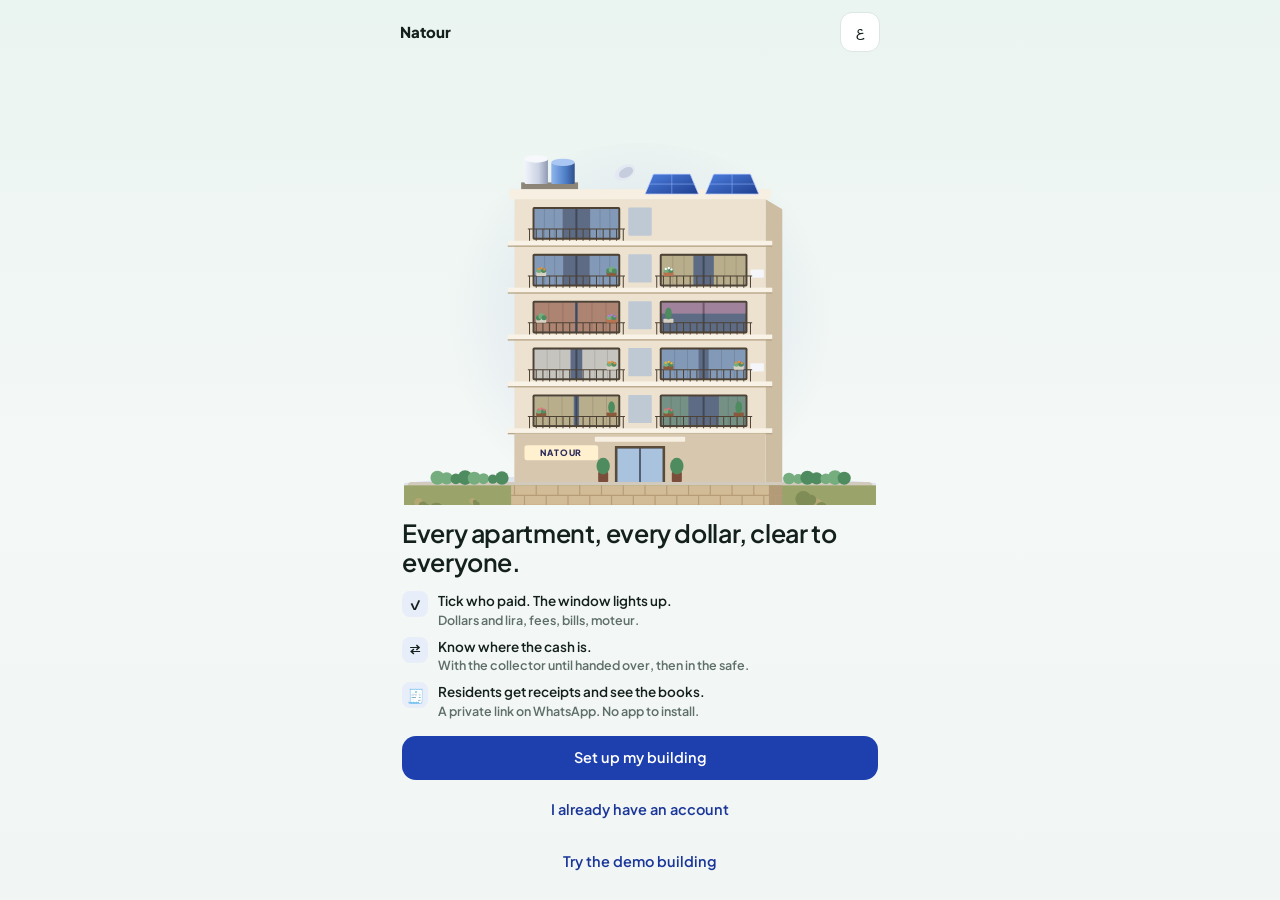
<file: index.html>
<!doctype html><html><head><meta charset="utf-8"><meta name="viewport" content="width=device-width,initial-scale=1"><title>Natour</title><meta http-equiv="refresh" content="0;url=v15/"><script>location.replace('v15/'+location.search+location.hash)</script></head><body><a href="v15/">Natour</a></body></html>
</file>
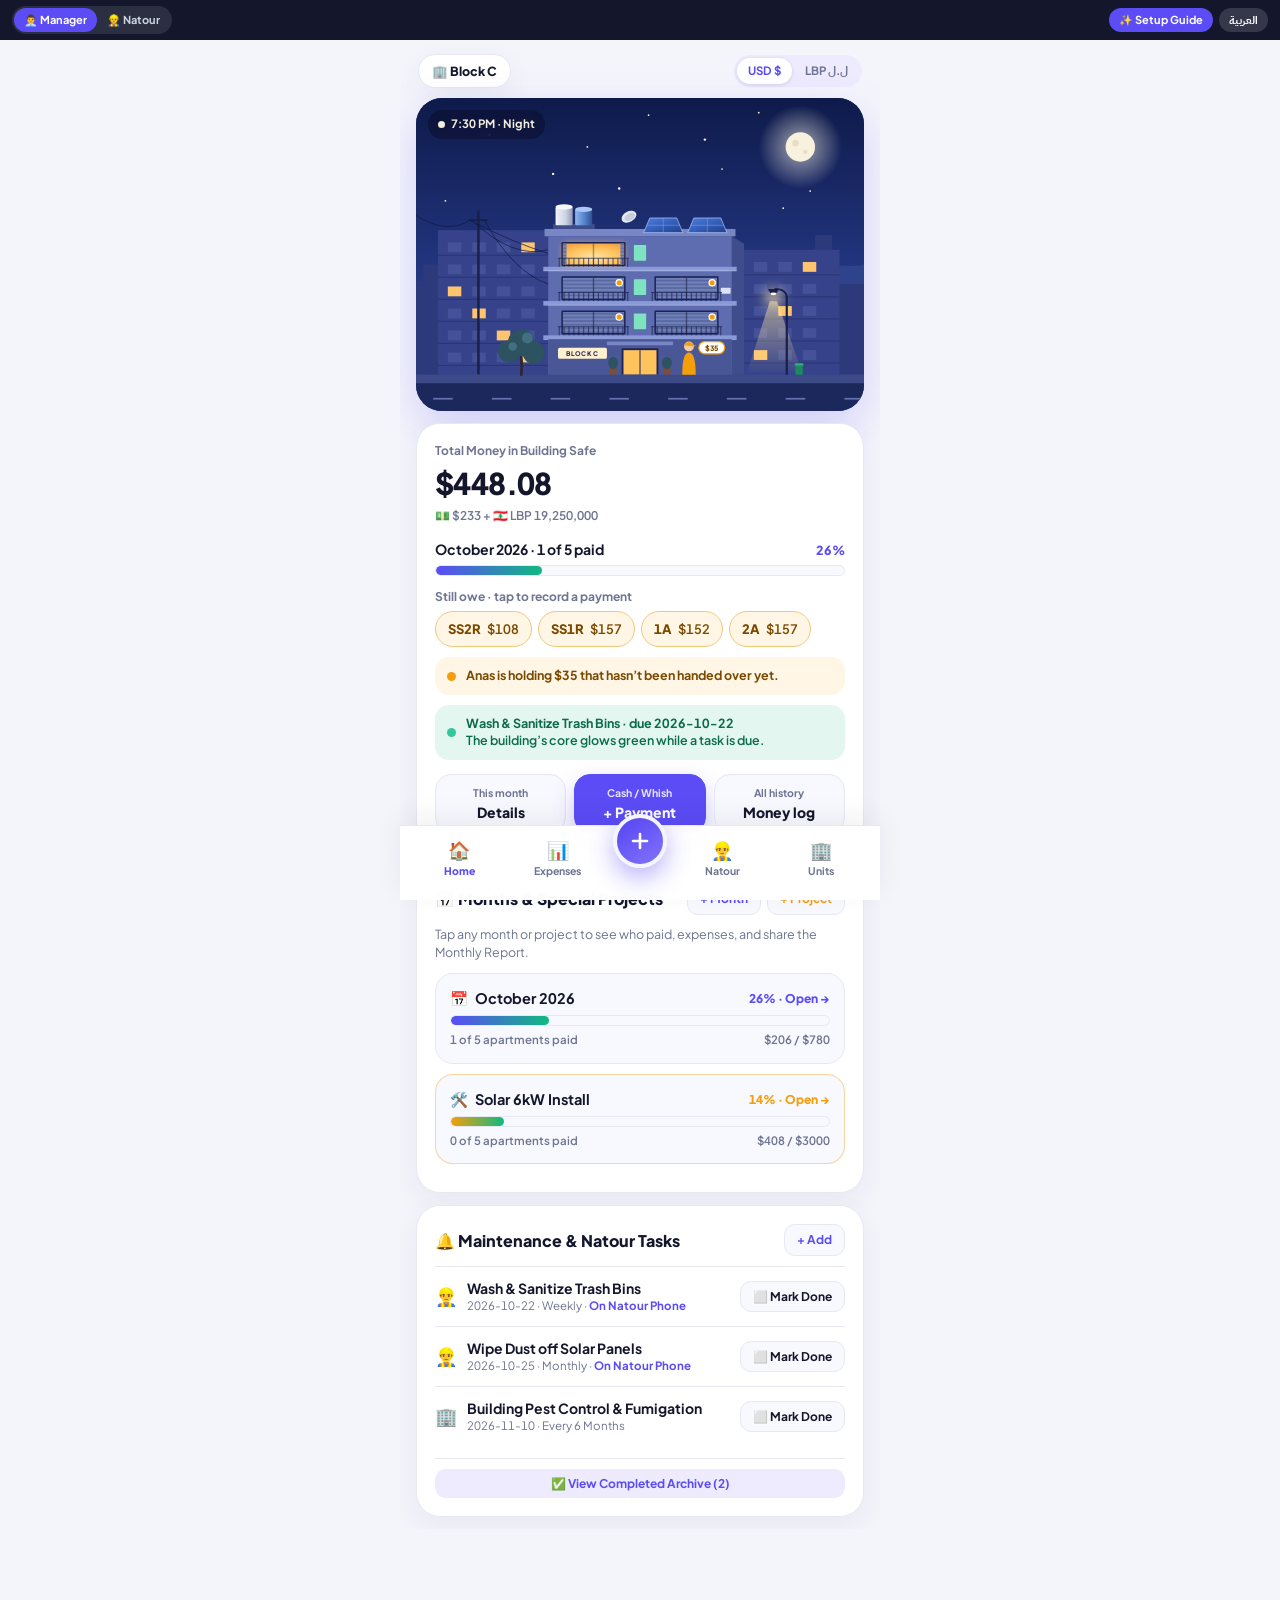
<file: old/index.html>
<!doctype html><html><head><meta charset=utf8><meta name=viewport content="width=device-width,initial-scale=1,viewport-fit=cover"><style>:root{color-scheme:light;box-sizing:border-box;padding-top:env(safe-area-inset-top,0px);padding-bottom:env(safe-area-inset-bottom,0px)}html{scroll-padding-top:env(safe-area-inset-top,0px)}body{margin:0;padding:0;font:14px -apple-system,BlinkMacSystemFont,sans-serif;background:#fff;color:#000}img{max-width:100%}[hidden]:not([hidden=until-found i]){display:none!important}</style></head><body>
<!doctype html>
<html lang="en" dir="ltr">
<head>
<meta charset="utf-8">
<meta name="viewport" content="width=device-width,initial-scale=1,maximum-scale=1,user-scalable=no,viewport-fit=cover">
<title>Binayati · بنايتي — V14.1 Smart Building Manager</title>
<link rel="preconnect" href="https://fonts.googleapis.com">
<link href="https://fonts.googleapis.com/css2?family=IBM+Plex+Sans+Arabic:wght@400;500;600;700&family=Plus+Jakarta+Sans:wght@500;600;700;800&display=swap" rel="stylesheet">
<style>
:root {
 --bg: #f4f5fb; --card: #ffffff; --card2: #f8f9fe; --ink: #14172c; --mut: #6e7491; --line: #e6e8f4;
 --soft: #eeebff; --acc: #5b4cf5; --acc2: #7c6ff9;
 --hero: linear-gradient(145deg, #5444f2 0%, #6e5ef7 55%, #8273fa 100%);
 --ok: #10b981; --okbg: rgba(16, 185, 129, 0.12); --warn: #f59e0b; --wbg: rgba(245, 158, 11, 0.12);
 --bad: #ef4444; --errbg: rgba(239, 68, 68, 0.11); --purp: #7c3aed; --purpbg: rgba(124, 58, 237, 0.11);
 --shadow: 0 10px 30px rgba(30, 26, 82, 0.06); --shadow-lg: 0 18px 45px rgba(91, 76, 245, 0.22);
}
* { box-sizing: border-box; -webkit-tap-highlight-color: transparent; }
body {
 margin: 0; background: var(--bg); color: var(--ink);
 font: 14.5px/1.45 "Plus Jakarta Sans", "IBM Plex Sans Arabic", system-ui, sans-serif;
 font-variant-numeric: tabular-nums; padding-bottom: 115px; overflow-x: hidden;
}
button, input, select, textarea { font: inherit; color: inherit; }
button { cursor: pointer; border: 0; border-radius: 14px; font-weight: 700; transition: all .16s ease; }
button:active { transform: scale(0.96); }

.sim-strip {
 background: #14172c; color: #ffffff; padding: 6px 12px; font-size: 12px;
 display: flex; align-items: center; justify-content: space-between; gap: 6px; position: relative; z-index: 100;
}
.sim-pills { display: flex; background: rgba(255,255,255,0.1); border-radius: 999px; padding: 2px; }
.sim-pills button { background: transparent; color: #cbd5e1; border-radius: 999px; padding: 4px 10px; font-size: 11px; }
.sim-pills button.on { background: var(--acc); color: #fff; }
.sim-right { display: flex; gap: 6px; }
.sim-right button { background: rgba(255,255,255,0.14); color: #fff; border-radius: 999px; padding: 4px 10px; font-size: 11px; }

.shell { max-width: 480px; margin: 0 auto; overflow-x: hidden; }

.indigo-hero {
 background: var(--hero); color: #ffffff; padding: 16px 18px 26px; border-radius: 0 0 32px 32px;
 box-shadow: var(--shadow-lg); margin-bottom: 14px; position: relative;
}
.hero-top { display: flex; align-items: center; justify-content: space-between; gap: 8px; margin-bottom: 14px; }
.hero-pill {
 background: rgba(255,255,255,0.18); backdrop-filter: blur(8px); color: #fff; padding: 6px 13px;
 border-radius: 999px; font-size: 12px; font-weight: 700; display: inline-flex; align-items: center; gap: 6px;
}
/* ---- Living building hero (Home) ---- */
.home-top { display: flex; align-items: center; justify-content: space-between; gap: 8px; padding: 14px 18px 10px; }
.home-pill { background: var(--card); border: 1px solid var(--line); color: var(--ink); padding: 7px 13px; border-radius: 999px; font-size: 12.5px; font-weight: 800; display: inline-flex; align-items: center; gap: 6px; box-shadow: var(--shadow); }
.home-cur-toggle { display: inline-flex; background: var(--soft); padding: 3px; border-radius: 999px; gap: 2px; }
.home-cur-toggle button { background: transparent; color: var(--mut); padding: 5px 11px; font-size: 11.5px; border-radius: 999px; }
.home-cur-toggle button.on { background: var(--card); color: var(--acc); box-shadow: 0 1px 4px rgba(20,23,44,.12); }
.bh { position: relative; margin: 0 16px 12px; border-radius: 26px; overflow: hidden; aspect-ratio: 366 / 256; box-shadow: var(--shadow-lg); background: var(--sky2); }
.bh svg.bh-art { display: block; width: 100%; height: 100%; }
.bh-chip { position: absolute; left: 12px; top: 12px; display: flex; align-items: center; gap: 6px; padding: 6px 10px; border-radius: 999px; font-size: 11.5px; font-weight: 700; backdrop-filter: blur(6px); -webkit-backdrop-filter: blur(6px); }
.bh-chip i { width: 7px; height: 7px; border-radius: 50%; display: block; }
.bh.day .bh-chip { background: rgba(255,255,255,.82); color: #14172C; }
.bh.dusk .bh-chip, .bh.night .bh-chip { background: rgba(10,12,40,.5); color: #F3EEDC; }
.bh.day .bh-chip i { background: #F5A524; } .bh.dusk .bh-chip i { background: #FF9A6C; } .bh.night .bh-chip i { background: #F3EEDC; }
.bh.day { --sky1:#3FA9F5; --sky2:#8FD3FF; --sky3:#FFF1DC; --sun:#FFF4CF; --cloud:rgba(255,255,255,.88); --mount:#B4C6DA; --far:#C3D0E0; --neigh:#DDD1C1; --nline:#CABEAC; --nw:#8FA5BD; --nwlit:#8FA5BD; --facade:#ECE2CF; --shade:#CDBDA2; --parapet:#F6EFE2; --slab:#F8F2E7; --slabEdge:#B9A688; --lobby:#D6C7AE; --doorFrame:#5A4A38; --doorGlass:#A9C3DE; --side:#D2CBBD; --street:#8F8B98; --lane:#EDEAE2; --pole:#56515E; --wire:#3B3A44; --rail:#4E4234; --trunk:#6A5442; --leaf:#4E8B5F; --leaf2:#76AD7F; --tankBase:#8D8577; --ac:#F4F6FA; --core:#BFC9D3; --sh:#7E9E86; --sl:#5F7F68; --w1:#FCE7B8; --w2:#F2C077; --w3:#EDB566; --glassOff:#4A5A75; --bulb:#E5E2D8; }
.bh.dusk { --sky1:#3B6FD8; --sky2:#F59FB5; --sky3:#FFD49A; --sun:#FFB36B; --cloud:rgba(255,228,218,.8); --mount:#9AA6DD; --far:#AEB3E2; --neigh:#C4BCDF; --nline:#B0A8D0; --nw:#8A90C2; --nwlit:#FFC56E; --facade:#F3DFCB; --shade:#CCB2A8; --parapet:#FCEDE0; --slab:#FFF4EA; --slabEdge:#BC9E93; --lobby:#DCC3B2; --doorFrame:#5A4440; --doorGlass:#FFC35E; --side:#CDBDCB; --street:#76729A; --lane:#EAE4F3; --pole:#4A4266; --wire:#3A3256; --rail:#4A3A3E; --trunk:#5E4A40; --leaf:#4C7A62; --leaf2:#6E9E7E; --tankBase:#8A7E8E; --ac:#F4F2F8; --core:#BCB8DA; --sh:#7E9E86; --sl:#5F7F68; --w1:#FFE6A6; --w2:#FFC35E; --w3:#F0A040; --glassOff:#5B6386; --bulb:#FFF4D6; }
.bh.night { --sky1:#0E1A4A; --sky2:#22357F; --sky3:#4262B4; --sun:#F7F1DE; --cloud:transparent; --mount:#2F428C; --far:#2C3A7C; --neigh:#36438A; --nline:#2B3775; --nw:#45529A; --nwlit:#FFC56E; --facade:#5E6DB0; --shade:#404D8C; --parapet:#7886C6; --slab:#8A99D8; --slabEdge:#B3BEEE; --lobby:#4A5796; --doorFrame:#1C2350; --doorGlass:#FFC35E; --side:#3D4A88; --street:#1C275C; --lane:#6572AE; --pole:#18204A; --wire:#121A40; --rail:#1A2150; --trunk:#2E2630; --leaf:#2D5260; --leaf2:#427080; --tankBase:#404D8C; --ac:#DCE2F4; --core:#5463A8; --sh:#7080B8; --sl:#5A6AA2; --w1:#FFE6A6; --w2:#FFC35E; --w3:#F0A040; --glassOff:#2C3774; --bulb:#FFF8E2; }
.bh.eve { --sky1:#1E2160; --sky2:#5B4E8E; --sky3:#C97E8A; --sun:#FF9A7A; --cloud:rgba(255,190,190,.35); --mount:#4A4688; --far:#4F4888; --neigh:#4A4277; --nline:#3F386A; --nw:#3A3566; --nwlit:#F0B05A; --facade:#8E7E9E; --shade:#5E5276; --parapet:#A595B2; --slab:#B3A3BE; --slabEdge:#6E6290; --lobby:#6E5F86; --doorFrame:#2E2448; --doorGlass:#FFC35E; --side:#5E5486; --street:#34305A; --lane:#8C84B0; --pole:#241F3E; --wire:#1A1530; --rail:#22193A; --trunk:#3A2E30; --leaf:#2A4448; --leaf2:#3B5C5E; --tankBase:#4A4266; --ac:#D4D2E2; --core:#62598E; --sh:#556A62; --sl:#43554D; --w1:#FFE6A6; --w2:#FFC35E; --w3:#E38A36; --glassOff:#2C2E58; --bulb:#FFF4D6; }
.bh.eve .bh-chip { background: rgba(10,12,40,.5); color: #F3EEDC; }
.bh.eve .bh-moon { display: none; }
.bh.eve .bh-star { opacity: .6; }
.bh.eve .bh-lampglow { opacity: .9; }
.bh.bh-ob { margin: 0 0 14px; border-radius: 22px; box-shadow: 0 10px 28px rgba(20,23,44,.18); }
.bh-stream { fill: none; stroke-width: 2.4; stroke-linecap: round; stroke-dasharray: 3 6; animation: bhDash 1s linear infinite; }
.bh-drop { fill: #3B9EFF; opacity: 0; }
.bh.drops .bh-drop { animation: bhDrop 1.8s ease-in infinite; }
.bh-burst { transform-box: fill-box; transform-origin: center; animation: bhBurst 3.6s ease-out infinite both; }
.bh-pop { animation: bhPop .5s cubic-bezier(.2,.8,.2,1.3) both; transform-box: fill-box; transform-origin: center bottom; }
@keyframes bhDash { to { stroke-dashoffset: -18; } }
@keyframes bhDrop { 0% { transform: translateY(-14px); opacity: 0; } 25% { opacity: 1; } 75% { transform: translateY(0); opacity: 1; } 100% { transform: translateY(2px); opacity: 0; } }
@keyframes bhBurst { 0% { transform: scale(.15); opacity: 0; } 8% { opacity: 1; } 55% { transform: scale(1); opacity: .9; } 80%, 100% { transform: scale(1.12); opacity: 0; } }
@keyframes bhPop { from { transform: scale(.3); opacity: 0; } to { transform: scale(1); opacity: 1; } }
.bh-mount{fill:var(--mount)} .bh-far{fill:var(--far)} .bh-neigh{fill:var(--neigh)} .bh-nline{fill:var(--nline)} .bh-nw{fill:var(--nw)} .bh-nw.lit{fill:var(--nwlit)}
.bh-facade{fill:var(--facade)} .bh-shade{fill:var(--shade)} .bh-parapet{fill:var(--parapet)} .bh-slab{fill:var(--slab)} .bh-slabEdge{fill:var(--slabEdge)}
.bh-lobby{fill:var(--lobby)} .bh-doorFrame{fill:var(--doorFrame)} .bh-doorGlass{fill:var(--doorGlass)} .bh-side{fill:var(--side)} .bh-street{fill:var(--street)} .bh-lane{fill:var(--lane)}
.bh-pole{fill:var(--pole)} .bh-wire{fill:none;stroke:var(--wire);stroke-width:.6;stroke-linecap:round} .bh-rail{fill:none;stroke:var(--rail)}
.bh-trunk{fill:none;stroke:var(--trunk);stroke-width:2.2;stroke-linecap:round} .bh-leaf{fill:var(--leaf)} .bh-leaf2{fill:var(--leaf2)}
.bh-tankBase{fill:var(--tankBase)} .bh-ac{fill:var(--ac)} .bh-bulb{fill:var(--bulb)} .bh-cloud{fill:var(--cloud)}
.bh-core{fill:var(--core)} .bh.elev .bh-core{fill:#7FE3C2;animation:bhCore 2.2s ease-in-out infinite}
.bh-glassOff{fill:var(--glassOff)} .bh-mull{fill:rgba(0,0,0,.32)}
.bh-win{cursor:pointer;outline:none}
.bh-win:focus-visible .bh-frame{stroke:#FFFFFF;stroke-width:1.4}
.bh-dot{fill:#F59E0B;stroke:#FFFFFF;stroke-width:1;transform-box:fill-box;transform-origin:center;animation:bhPulse 1.8s ease-in-out infinite}
.bh.day .bh-halo{display:none}
.bh.day .bh-lampglow{opacity:0} .bh.dusk .bh-lampglow{opacity:.7}
.bh.day .bh-moon, .bh.dusk .bh-moon, .bh.day .bh-star{display:none}
.bh.dusk .bh-star{opacity:.35}
.bh.night .bh-sun, .bh.night .bh-cloud{display:none}
.bh-star{fill:#FFF6DA;animation:bhTw 3s ease-in-out infinite}
.bh-cloud{animation:bhDrift 16s ease-in-out infinite alternate}
.bh-bob{animation:bhBob 2.4s ease-in-out infinite}
@keyframes bhCore{0%,100%{opacity:.6}50%{opacity:1}}
@keyframes bhPulse{0%,100%{transform:scale(1)}50%{transform:scale(1.35)}}
@keyframes bhTw{0%,100%{opacity:.25}50%{opacity:1}}
@keyframes bhDrift{from{transform:translateX(0)}to{transform:translateX(16px)}}
@keyframes bhBob{0%,100%{transform:translateY(0)}50%{transform:translateY(-2.5px)}}
@media (prefers-reduced-motion: reduce){.bh *{animation:none!important}}
/* Onboarding studio (building only), reveal + confetti */
.bh.studio { --w1:#FFE6A6; --w2:#FFC35E; --w3:#F0A040; --glassOff:#5D6B85; }
.bh.studio .bh-halo { display: inline; }
.bh.bh-bare { aspect-ratio: auto; width: 100%; height: 100%; margin: 0; border-radius: 0; box-shadow: none; background: transparent; overflow: visible; }
.bh.nopop .bh-pop { animation: none; }
.bh.reveal { background: transparent; }
.bh.reveal .bh-bg { animation: bhReveal 1.8s ease .35s both; }
.bh.reveal .bh-chip { animation: bhReveal .8s ease 1.6s both; }
@keyframes bhReveal { from { opacity: 0; } to { opacity: 1; } }
.cf-layer { position: fixed; inset: 0; pointer-events: none; z-index: 400; overflow: hidden; }
.cf-layer i { position: absolute; top: -24px; width: 8px; height: 13px; border-radius: 2px; animation-name: cfFall; animation-timing-function: cubic-bezier(.25,.6,.4,1); animation-fill-mode: forwards; }
@keyframes cfFall { to { transform: translateY(112vh) rotate(560deg); } }

#onboard-modal { padding: 0; background: linear-gradient(180deg, #EEF0FF 0%, #F7F5FF 45%, #FFFFFF 100%); backdrop-filter: none; -webkit-backdrop-filter: none; }
#onboard-content { width: 100%; max-width: 480px; height: 100%; max-height: none; border: 0; border-radius: 0; box-shadow: none; padding: 0; background: transparent; overflow: hidden; }
.ob-screen { height: 100%; display: flex; flex-direction: column; }
.ob-top { display: flex; justify-content: space-between; align-items: center; padding: calc(12px + env(safe-area-inset-top)) 20px 4px; }
.ob-progress { display: flex; gap: 4px; padding: 8px 20px 0; }
.ob-progress i { flex: 1; height: 5px; border-radius: 999px; background: #DDD9F0; transition: background .3s; }
.ob-progress i.on { background: var(--acc); }
.ob-stage { position: relative; flex: 0 0 auto; height: clamp(110px, calc(100vh - 560px), 250px); height: clamp(110px, calc(100dvh - 560px), 250px); padding: 8px 14px 0; display: flex; justify-content: center; }
.ob-stage::before { content: ""; position: absolute; left: 50%; bottom: 4%; width: 82%; height: 86%; transform: translateX(-50%); border-radius: 50%; background: radial-gradient(circle, rgba(124,111,249,.18) 0%, rgba(124,111,249,0) 70%); }
.ob-body { flex: 1 1 auto; min-height: 0; overflow-y: auto; padding: 10px 20px 4px; display: flex; flex-direction: column; gap: 8px; }
.ob-title { margin: 0; font-size: 23px; line-height: 1.15; font-weight: 800; color: var(--ink); }
.ob-sub { margin: 0 0 2px; font-size: 13.5px; line-height: 1.45; color: var(--mut); }
.ob-foot { flex: 0 0 auto; display: flex; gap: 10px; padding: 10px 20px calc(14px + env(safe-area-inset-bottom)); }
.ob-back { height: 52px; padding: 0 18px; border-radius: 16px; border: 1.5px solid var(--line); background: var(--card); color: var(--ink); font-weight: 700; font-size: 15px; }
.ob-next { flex: 1; height: 52px; border-radius: 16px; background: var(--acc); color: #FFFFFF; font-weight: 800; font-size: 16px; box-shadow: 0 8px 20px rgba(91,76,245,.3); }
.ob-next.green { background: #0E7C55; box-shadow: 0 8px 20px rgba(14,124,85,.28); }
.ob-card { display: flex; align-items: center; gap: 12px; width: 100%; padding: 11px 14px; border-radius: 18px; border: 1.5px solid var(--line); background: var(--card); text-align: start; color: var(--ink); }
.ob-card.on { border-color: var(--acc); background: var(--soft); }
.ob-card .ic { flex: none; width: 40px; height: 40px; border-radius: 12px; background: var(--soft); display: grid; place-items: center; font-size: 20px; }
.ob-card.on .ic { background: #FFFFFF; }
.ob-card b { display: block; font-size: 14.5px; }
.ob-card small { display: block; font-size: 12px; color: var(--mut); margin-top: 2px; line-height: 1.35; font-weight: 500; }
.ob-row { display: flex; align-items: center; justify-content: space-between; gap: 12px; width: 100%; padding: 10px 14px; border-radius: 16px; background: var(--card); border: 1px solid var(--line); text-align: start; color: var(--ink); }
.ob-row b { font-size: 14px; display: block; }
.ob-row small { display: block; font-size: 12px; color: var(--mut); font-weight: 500; margin-top: 1px; }
.ob-stepper { display: flex; align-items: center; gap: 8px; flex: none; }
.ob-stepper button { width: 40px; height: 40px; border-radius: 12px; border: 1.5px solid var(--line); background: var(--card2); font-size: 20px; font-weight: 700; color: var(--ink); }
.ob-stepper span { min-width: 44px; text-align: center; font-size: 17px; font-weight: 800; }
.ob-sw { flex: none; position: relative; width: 46px; height: 28px; border-radius: 14px; background: #CFCCDD; transition: background .2s; }
.ob-sw::after { content: ""; position: absolute; left: 3px; top: 3px; width: 22px; height: 22px; border-radius: 11px; background: #FFFFFF; box-shadow: 0 1px 3px rgba(0,0,0,.2); transition: transform .2s; }
.ob-sw.on { background: var(--acc); }
.ob-sw.on::after { transform: translateX(18px); }
.ob-pills { display: flex; flex-wrap: wrap; gap: 6px; }
.ob-pill { padding: 7px 11px; border-radius: 999px; border: 1.5px solid var(--line); background: var(--card); font-size: 12.5px; font-weight: 700; color: var(--ink); }
.ob-pill.on { background: var(--acc); border-color: var(--acc); color: #FFFFFF; }
.ob-badge { font-size: 10.5px; font-weight: 800; padding: 2px 7px; border-radius: 999px; margin-inline-start: 6px; vertical-align: 1px; }
.ob-badge.nat { background: #FFF3DC; color: #8A5300; }
.ob-badge.you { background: var(--soft); color: var(--acc); }
.ob-lbl { font-size: 12px; font-weight: 700; color: var(--mut); display: block; margin-bottom: 4px; }
.ob-note { font-size: 12.5px; font-weight: 700; padding: 9px 12px; border-radius: 12px; background: var(--soft); color: var(--acc); line-height: 1.4; }
.ob-recap { display: flex; flex-direction: column; gap: 6px; padding: 12px 14px; border-radius: 16px; background: var(--card); border: 1px solid var(--line); font-size: 13px; }
.ob-recap div { display: flex; justify-content: space-between; gap: 10px; }
.ob-recap span { color: var(--mut); font-weight: 600; }
.safe-lbl { font-size: 12px; font-weight: 700; color: var(--mut); }
.safe-num { font-size: 30px; font-weight: 800; letter-spacing: -0.02em; margin: 2px 0 2px; color: var(--ink); }
.owe-chip { min-height: 36px; padding: 0 12px; border-radius: 999px; border: 1.5px solid #F2C77E; background: #FFF6E6; color: #7A4A00; font-weight: 800; font-size: 13px; display: inline-flex; align-items: center; gap: 6px; }
.owe-chip span { font-weight: 600; }
.qa-row { display: grid; grid-template-columns: repeat(3, minmax(0, 1fr)); gap: 8px; margin-top: 14px; }
.qa { background: var(--card2); border: 1px solid var(--line); color: var(--ink); border-radius: 16px; padding: 10px 6px; display: flex; flex-direction: column; align-items: center; gap: 2px; text-align: center; }
.qa span { font-size: 10.5px; color: var(--mut); font-weight: 700; }
.qa b { font-size: 14px; font-weight: 800; }
.qa.cta { background: var(--acc); border-color: var(--acc); color: #FFFFFF; box-shadow: 0 8px 20px rgba(91,76,245,.3); }
.qa.cta span { color: rgba(255,255,255,.85); }
.home-note { display: flex; align-items: center; gap: 10px; padding: 10px 12px; border-radius: 14px; font-size: 12.5px; font-weight: 700; line-height: 1.4; margin-top: 10px; }
.home-note i { flex: none; width: 9px; height: 9px; border-radius: 50%; display: block; }
.hero-center { text-align: center; margin: 6px 0 16px; }
.hero-center .lbl { font-size: 12.5px; opacity: 0.85; font-weight: 600; }
.hero-center .big-num { font-size: 38px; font-weight: 800; letter-spacing: -0.02em; margin: 2px 0 4px; }
.hero-center .sub-lbl { font-size: 12px; opacity: 0.82; font-weight: 600; }
.hero-cur-toggle { display: inline-flex; background: rgba(0,0,0,0.18); padding: 3px; border-radius: 999px; gap: 2px; }
.hero-cur-toggle button { background: transparent; color: rgba(255,255,255,0.75); padding: 4px 11px; font-size: 11px; border-radius: 999px; }
.hero-cur-toggle button.on { background: #ffffff; color: var(--acc); }
.hero-stats-grid {
 display: grid; grid-template-columns: repeat(3, 1fr); gap: 8px;
 background: rgba(255,255,255,0.13); border: 1px solid rgba(255,255,255,0.2);
 border-radius: 20px; padding: 12px 10px; text-align: center; backdrop-filter: blur(8px);
}
.hero-stats-grid .stat-tile {
 display: block; width: 100%; background: transparent; padding: 0; border-radius: 14px; color: inherit;
}
.hero-stats-grid .stat-tile span { display: block; font-size: 10.5px; opacity: 0.82; font-weight: 600; }
.hero-stats-grid .stat-tile b { display: block; font-size: 15px; font-weight: 800; margin-top: 2px; }
.hero-stats-grid .stat-tile small { display: block; font-size: 10px; opacity: 0.78; margin-top: 1px; }
.hero-stats-grid .stat-cta {
 background: #ffffff; padding: 8px 4px; box-shadow: 0 6px 16px rgba(20,23,44,0.22);
}
.hero-stats-grid .stat-cta span { color: var(--acc); opacity: 0.72; }
.hero-stats-grid .stat-cta b { color: var(--acc); }
.hero-stats-grid .stat-cta small { color: var(--acc); opacity: 0.65; }

header.top-bar { padding: 12px 18px 8px; display: flex; align-items: center; justify-content: space-between; gap: 8px; }
.header-lead { display: flex; align-items: center; gap: 10px; min-width: 0; flex: 1; }
.btn-back-lead {
 width: 36px; height: 36px; border-radius: 50%; background: var(--card); border: 1px solid var(--line);
 display: grid; place-items: center; font-size: 20px; line-height: 1; color: var(--acc); flex: none; box-shadow: var(--shadow);
}
.top-brand { font-size: 11px; font-weight: 800; color: var(--acc); letter-spacing: .06em; text-transform: uppercase; }
.top-title { font-size: 20px; font-weight: 800; margin: 0; white-space: nowrap; overflow: hidden; text-overflow: ellipsis; }
.role-badge { background: var(--soft); color: var(--acc); padding: 6px 12px; border-radius: 999px; font-size: 11.5px; font-weight: 800; white-space: nowrap; flex: none; }

.card {
 background: var(--card); border: 1px solid var(--line); border-radius: 24px;
 padding: 18px; margin: 12px 16px; box-shadow: var(--shadow); position: relative; max-width: 100%;
}
.card-h { display: flex; justify-content: space-between; align-items: center; gap: 8px; margin-bottom: 10px; flex-wrap: wrap; }
.card-h h2 { margin: 0; font-size: 16px; font-weight: 800; color: var(--ink); min-width: 0; flex: 1; }
.subtext { color: var(--mut); font-size: 12.5px; margin: 0 0 12px; line-height: 1.45; }
.drawer-row { display: grid; grid-template-columns: 1fr 1fr; gap: 10px; }
.drawer-box { background: var(--card2); border: 1px solid var(--line); border-radius: 18px; padding: 12px 14px; min-width: 0; }
.drawer-box span { display: block; font-size: 11px; font-weight: 700; color: var(--mut); }
.drawer-box b { display: block; font-size: 16px; font-weight: 800; margin-top: 3px; color: var(--ink); }
.drawer-box small { display: block; font-size: 11px; color: var(--mut); font-weight: 600; margin-top: 2px; }

.month-pills { display: flex; gap: 7px; overflow-x: auto; scrollbar-width: none; padding: 4px 16px 8px; }
.month-pills::-webkit-scrollbar { display: none; }
.mpill {
 background: var(--card); border: 1px solid var(--line); color: var(--mut);
 padding: 7px 14px; border-radius: 999px; font-size: 12.5px; font-weight: 700; white-space: nowrap;
 display: inline-flex; align-items: center; gap: 5px; box-shadow: 0 2px 6px rgba(0,0,0,0.02);
}
.mpill.on { background: var(--acc); color: #ffffff; border-color: var(--acc); }
.mpill.proj { border-color: rgba(245,158,11,.45); }
.mpill.proj.on { background: var(--warn); color: #ffffff; border-color: var(--warn); }

.seg-bar {
 display: grid; grid-template-columns: repeat(3, 1fr); gap: 6px;
 background: var(--card2); padding: 4px; border-radius: 14px; border: 1px solid var(--line); margin-bottom: 12px;
}
.seg-bar button { background: transparent; color: var(--mut); padding: 8px 4px; font-size: 12px; border-radius: 10px; text-align: center; white-space: nowrap; overflow: hidden; text-overflow: ellipsis; }
.seg-bar button.on { background: var(--card); color: var(--acc); box-shadow: 0 2px 8px rgba(0,0,0,0.06); }

.prog-wrap { margin: 8px 0 14px; }
.prog-top { display: flex; justify-content: space-between; align-items: baseline; margin-bottom: 7px; gap: 8px; flex-wrap: wrap; }
.prog-top b { font-size: 19px; font-weight: 800; }
.prog-top span { font-size: 12.5px; font-weight: 800; color: var(--acc); }
.prog-track { height: 11px; width: 100%; background: var(--card2); border: 1px solid var(--line); border-radius: 999px; overflow: hidden; }
.prog-fill { height: 100%; border-radius: 999px; background: linear-gradient(90deg, var(--acc), var(--ok)); transition: width .35s cubic-bezier(.4,0,.2,1); }
.prog-fill.proj { background: linear-gradient(90deg, var(--warn), var(--ok)); }

.ledger-strip {
 display: grid; grid-template-columns: repeat(3, 1fr); gap: 8px; margin-top: 10px; padding: 11px;
 background: var(--card2); border: 1px solid var(--line); border-radius: 16px; text-align: center;
}
.ledger-strip div span { display: block; font-size: 10.5px; font-weight: 700; color: var(--mut); }
.ledger-strip div b { font-size: 14px; font-weight: 800; margin-top: 2px; display: block; }

.chart-wrap { position: relative; display: flex; flex-direction: column; align-items: center; justify-content: center; margin: 8px 0 14px; }
.donut-center { position: absolute; inset: 0; display: flex; flex-direction: column; align-items: center; justify-content: center; pointer-events: none; text-align: center; }
.donut-center b { font-size: 20px; font-weight: 800; }
.donut-center span { font-size: 11.5px; color: var(--mut); font-weight: 600; }

.corner-wrap { position: relative; flex: none; }
.dots-btn {
 width: 34px; height: 34px; border-radius: 10px; background: var(--card2); border: 1px solid var(--line);
 color: var(--ink); font-size: 18px; display: grid; place-items: center; line-height: 1;
}
.corner-menu {
 position: absolute; top: 40px; inset-inline-end: 0; min-width: 215px; background: var(--card);
 border: 1px solid var(--line); border-radius: 18px; padding: 6px; box-shadow: 0 14px 35px rgba(20,23,44,0.16); z-index: 120;
}
.corner-menu button {
 width: 100%; background: transparent; color: var(--ink); padding: 9px 12px; border-radius: 10px;
 font-size: 12.5px; font-weight: 700; text-align: start; display: flex; align-items: center; gap: 8px;
}
.corner-menu button:hover { background: var(--card2); }
.corner-menu button.danger { color: var(--bad); }

.list-row { display: flex; align-items: center; justify-content: space-between; gap: 10px; padding: 11px 0; border-top: 1px solid var(--line); }
.list-row:first-of-type { border-top: 0; }
.list-row.clickable { cursor: pointer; border-radius: 12px; padding-inline: 6px; margin-inline: -6px; transition: background .15s; }
.list-row.clickable:hover, .list-row.selected-cat { background: var(--soft); }
.list-left { display: flex; align-items: center; gap: 10px; min-width: 0; flex: 1; }
.single-line-name { white-space: nowrap; overflow: hidden; text-overflow: ellipsis; font-weight: 700; font-size: 14px; display: block; }
.status-stack { display: flex; flex-direction: column; align-items: flex-end; text-align: end; flex: none; line-height: 1.3; }
.status-stack .st-paid { font-size: 12.5px; font-weight: 800; color: var(--ok); }
.status-stack .st-owed { font-size: 12px; font-weight: 800; color: var(--bad); margin-top: 2px; }
.status-stack .st-zero { font-size: 11px; font-weight: 600; color: var(--mut); }
.split-drawer {
 background: var(--card2); border: 1px dashed var(--line); border-radius: 12px; padding: 8px 11px; margin-top: 7px;
 font-size: 11.5px; font-weight: 700; display: flex; justify-content: space-between; align-items: center; flex-wrap: wrap; gap: 6px;
}
.badge-code { background: var(--soft); color: var(--acc); font-weight: 800; font-size: 12px; padding: 5px 9px; border-radius: 10px; flex: none; }
.badge-lang { background: var(--soft); color: var(--acc); font-size: 10.5px; font-weight: 800; padding: 2px 7px; border-radius: 6px; margin-inline-start: 6px; display: inline-block; }
.badge-pay { font-size: 10px; font-weight: 800; padding: 2px 7px; border-radius: 6px; text-transform: uppercase; }
.badge-pay.mgr { background: var(--purpbg); color: var(--purp); }
.badge-pay.cash { background: var(--okbg); color: var(--ok); }
.btn-edit {
 background: var(--card2); border: 1px solid var(--line); color: var(--ink); padding: 6px 12px;
 border-radius: 11px; font-size: 12px; display: inline-flex; align-items: center; gap: 4px; flex: none;
}
.cat-ico { width: 38px; height: 38px; border-radius: 12px; display: grid; place-items: center; font-size: 18px; flex: none; }
.cat-mid { flex: 1; min-width: 0; }
.cat-top { display: flex; justify-content: space-between; align-items: baseline; margin-bottom: 4px; }
.cat-top b { font-size: 14px; font-weight: 700; }
.cat-top span { font-size: 13.5px; font-weight: 800; }
.cat-bar { height: 6px; background: var(--card2); border-radius: 999px; overflow: hidden; }
.cat-bar i { display: block; height: 100%; border-radius: 999px; }

.wa-textarea {
 width: 100%; min-height: 150px; resize: vertical; line-height: 1.5; background: var(--card2);
 border: 1.5px solid var(--line); border-radius: 14px; padding: 11px 13px; font-size: 13px; font-weight: 600;
}
.wa-textarea.expanded { min-height: 240px; }
.wa-preview-box { background: #e5ddd5; border: 1px solid #d4ccc3; border-radius: 18px; padding: 12px; margin-top: 10px; max-width: 100%; overflow: hidden; }
.wa-bubble {
 background: #dcf8c6; color: #111b21; border-radius: 14px 14px 4px 14px; padding: 12px 14px; font-size: 13px;
 line-height: 1.5; white-space: pre-wrap; overflow-wrap: break-word; word-break: break-word; max-width: 100%; box-shadow: 0 2px 5px rgba(0,0,0,0.08);
}
.wa-bubble strong { font-weight: 800; color: #000000; }

nav.bottom-dock {
 position: fixed; bottom: 0; left: 50%; transform: translateX(-50%); width: 100%; max-width: 480px;
 background: rgba(255,255,255,0.96); backdrop-filter: blur(16px); -webkit-backdrop-filter: blur(16px);
 border-top: 1px solid var(--line); padding: 6px 10px 14px; display: flex; justify-content: space-around; align-items: center;
 z-index: 90; box-shadow: 0 -8px 28px rgba(20,23,44,0.06);
}
nav.bottom-dock button.nav-tab {
 flex: 1; background: transparent; color: var(--mut); border-radius: 14px; padding: 6px 4px;
 display: flex; flex-direction: column; align-items: center; gap: 3px; font-size: 10.5px; font-weight: 700;
}
nav.bottom-dock button.nav-tab .ico { font-size: 18px; line-height: 1.1; }
nav.bottom-dock button.nav-tab.on { color: var(--acc); font-weight: 800; }
.dock-plus-wrap { position: relative; top: -18px; flex: none; padding: 0 6px; }
.fab {
 width: 54px; height: 54px; border-radius: 50%; background: var(--hero); color: #ffffff; font-size: 28px; font-weight: 700;
 display: grid; place-items: center; box-shadow: 0 10px 24px rgba(91, 76, 245, 0.42); border: 4px solid var(--bg); transition: transform .2s ease;
}
.fab.open { transform: rotate(45deg); background: var(--bad); }
.fab-menu {
 position: fixed; bottom: 88px; left: 50%; transform: translateX(-50%); width: calc(100% - 32px); max-width: 380px;
 background: var(--card); border: 1px solid var(--line); border-radius: 24px; padding: 10px;
 box-shadow: 0 20px 50px rgba(20,23,44,0.22); z-index: 134; display: none; flex-direction: column; gap: 6px;
}
.fab-menu.open { display: flex; }
.fab-menu button {
 width: 100%; background: var(--card2); color: var(--ink); padding: 11px 14px; border-radius: 16px; font-size: 13px;
 font-weight: 700; text-align: start; display: flex; align-items: center; gap: 11px; border: 1px solid var(--line);
}
.fab-menu button:hover { border-color: var(--acc); background: var(--soft); }

.apt-card { padding: 14px 15px; background: var(--card); border-bottom: 1px solid var(--line); }
.apt-card:last-child { border-bottom: 0; }
.apt-card.settled { background: var(--okbg); }
.apt-top-row { display: flex; justify-content: space-between; align-items: center; gap: 8px; flex-wrap: nowrap; }
.apt-name-box { display: flex; align-items: center; gap: 7px; min-width: 0; flex: 1; }
.apt-name-box b { font-size: 14.5px; font-weight: 800; white-space: nowrap; overflow: hidden; text-overflow: ellipsis; }
.apt-due-box { display: flex; align-items: center; gap: 7px; flex: none; }
.chip-grid { display: flex; flex-wrap: wrap; gap: 6px; margin-top: 10px; }
.chip {
 border: 1.5px solid var(--line); border-radius: 999px; padding: 6px 11px; font-size: 12.5px; font-weight: 700;
 background: var(--card2); color: var(--ink); display: inline-flex; align-items: center; gap: 5px;
}
.chip.ticked { background: var(--okbg); border-color: var(--ok); color: var(--ok); }
.chip.ticked::before { content: "✓"; font-weight: 900; }
.chip.mgr-paid { background: var(--purpbg); border-color: var(--purp); color: var(--purp); }
.chip.mgr-paid::before { content: "✓"; font-weight: 900; }
.chip.pass-through { border-style: dashed; border-color: rgba(245,158,11,.6); }
.chip.pass-through.ticked { background: var(--wbg); border-style: solid; border-color: var(--warn); color: #b45309; }
.wa-btn {
 height: 32px; padding: 0 10px; border-radius: 10px; background: var(--card2); border: 1px solid var(--line);
 display: inline-flex; align-items: center; gap: 4px; text-decoration: none; font-size: 12px; font-weight: 800; color: var(--ink); white-space: nowrap;
}
.wa-btn.receipt { background: var(--okbg); border-color: var(--ok); color: var(--ok); }

input[type="text"], input[type="number"], input[type="date"], select, textarea {
 width: 100%; max-width: 100%; min-width: 0; background: var(--card2); border: 1.5px solid var(--line);
 border-radius: 13px; padding: 10px 12px; font-size: 13.5px; font-weight: 600; color: var(--ink);
}
input:focus, select:focus, textarea:focus { outline: none; border-color: var(--acc); background: #fff; }
.form-row { display: flex; gap: 8px; align-items: center; width: 100%; }
.form-row > * { min-width: 0; }
.amt-cur-grid { display: grid; grid-template-columns: 1fr 112px; gap: 8px; width: 100%; align-items: end; }
.two-col-grid { display: grid; grid-template-columns: 1fr 1fr; gap: 8px; width: 100%; }
.row-div { padding: 10px 0; border-top: 1px solid var(--line); }
.row-div:first-of-type { border-top: 0; }
.btn-del { background: var(--errbg); color: var(--bad); padding: 7px 11px; border-radius: 10px; flex: none; }

.modal-bg {
 position: fixed; inset: 0; background: rgba(20, 23, 44, 0.55); backdrop-filter: blur(5px);
 z-index: 200; display: none; align-items: center; justify-content: center; padding: 14px;
}
.modal-card {
 background: var(--card); border: 1px solid var(--line); border-radius: 28px; width: 100%; max-width: 440px;
 max-height: 90vh; overflow-y: auto; overflow-x: hidden; padding: 22px; box-shadow: 0 24px 60px rgba(20, 23, 44, 0.25);
}
.modal-card h3 { margin: 0 0 6px; font-size: 19px; font-weight: 800; }

.ob-hero-title { font-size: 25px; font-weight: 800; line-height: 1.22; text-align: center; margin: 4px 0 6px; color: var(--ink); }
.ob-hero-title span { color: var(--acc); display: block; }
.ob-illus-box {
 height: 155px; display: flex; align-items: center; justify-content: center; margin: 8px 0 14px;
 background: radial-gradient(circle, var(--soft) 0%, rgba(255,255,255,0) 72%); animation: floatY 3.2s ease-in-out infinite;
}
@keyframes floatY { 0%, 100% { transform: translateY(0px); } 50% { transform: translateY(-6px); } }
.ob-pill-btn {
 width: 100%; padding: 14px 20px; border-radius: 999px; background: var(--acc); color: #ffffff; font-size: 15px;
 font-weight: 800; box-shadow: 0 8px 22px rgba(91, 76, 245, 0.32);
}
.choice-card {
 border: 1.5px solid var(--line); background: var(--card2); border-radius: 18px; padding: 12px 14px; margin-bottom: 8px;
 cursor: pointer; display: flex; align-items: center; gap: 12px; transition: all .15s ease;
}
.choice-card.on { border-color: var(--acc); background: var(--soft); }
.step-dots { display: flex; gap: 5px; margin-bottom: 14px; }
.step-dot { height: 6px; flex: 1; border-radius: 999px; background: var(--line); transition: background .25s; }
.step-dot.on { background: var(--acc); }
.mini-phone { border: 3px solid #1e293b; border-radius: 22px; background: #f8fafc; padding: 10px 12px; margin: 10px 0 14px; box-shadow: 0 8px 25px rgba(0,0,0,0.08); }
.mini-phone-notch { width: 60px; height: 5px; background: #cbd5e1; border-radius: 999px; margin: 0 auto 8px; }
.report-sheet { background: #ffffff; border: 2px solid var(--line); border-radius: 20px; padding: 16px; margin: 10px 0 14px; }
.report-hdr {
 background: var(--hero); color: #fff; border-radius: 14px; padding: 14px; margin-bottom: 12px;
 display: flex; justify-content: space-between; align-items: center;
}
.pin-box {
 font-family: ui-monospace, monospace; font-size: 19px; font-weight: 800; letter-spacing: 3px; color: var(--acc);
 background: var(--soft); padding: 6px 10px; border-radius: 10px; border: 1px dashed var(--acc); text-align: center;
}
#toast {
 position: fixed; top: 46px; left: 50%; transform: translateX(-50%) translateY(-20px); background: #14172c; color: #fff;
 padding: 10px 18px; border-radius: 999px; font-size: 13px; font-weight: 700; z-index: 300; opacity: 0; pointer-events: none;
 transition: all .25s ease; box-shadow: 0 10px 25px rgba(20,23,44,.25);
}
#toast.pop { opacity: 1; transform: translateX(-50%) translateY(0); }
@media print {
 .sim-strip, nav.bottom-dock, .fab-menu, .no-print { display: none !important; }
 body { background: #fff; padding: 0; }
 .modal-bg { position: static; background: #fff; padding: 0; display: block !important; }
 .modal-card { max-width: 100%; max-height: none; box-shadow: none; border: 0; padding: 0; }
}
</style>
</head>
<body onclick="closeAllPopovers()">

<div class="sim-strip">
 <div class="sim-pills">
 <button id="sim-mgr" class="on" onclick="setRole('mgr')">👨‍💼 Manager</button>
 <button id="sim-col" onclick="setRole('col')">👷‍♂️ Natour</button>
 </div>
 <div class="sim-right">
 <button onclick="openOnboarding(1)" id="btn-ob-sim" style="background:var(--acc)">✨ Setup Guide</button>
 <button id="btn-lang" onclick="toggleLang()">العربية</button>
 </div>
</div>

<div id="toast">🔔 <span id="toast-msg"></span></div>

<div class="shell">
 <header class="top-bar" id="std-top-bar" style="display:none">
 <div class="header-lead">
 <button class="btn-back-lead" id="hdr-back-btn" style="display:none" onclick="goBackLead()">‹</button>
 <div style="min-width:0">
 <div class="top-brand" id="hdr-brand">💧 BINAYATI · بنايتي</div>
 <h1 class="top-title" id="hdr-title">Home</h1>
 </div>
 </div>
 <div id="hdr-right"></div>
 </header>
 <main id="app-body"></main>
</div>

<div class="fab-menu" id="fab-menu" onclick="event.stopPropagation()">
 <button onclick="closeAllPopovers();openDirectPayModal()">
 <span style="font-size:20px">💵</span>
 <div><b id="fm-pay">Record Resident Payment</b><div style="font-size:11px;color:var(--mut)" id="fm-pay-sub">Cash to Manager, Whish, OMT or Bank</div></div>
 </button>
 <button onclick="closeAllPopovers();openExpenseModal(-1)">
 <span style="font-size:20px">🧾</span>
 <div><b id="fm-exp">Add Building Bill / Expense</b><div style="font-size:11px;color:var(--mut)" id="fm-exp-sub">Paid by Manager OR paid by Natour</div></div>
 </button>
 <button onclick="closeAllPopovers();openNewCycleModal('month')">
 <span style="font-size:20px">📅</span>
 <div><b id="fm-mon">Start New Month</b><div style="font-size:11px;color:var(--mut)" id="fm-mon-sub">Pick Month & Year from dropdown</div></div>
 </button>
 <button onclick="closeAllPopovers();openNewCycleModal('project')">
 <span style="font-size:20px">🛠️</span>
 <div><b id="fm-prj">Start Special Project</b><div style="font-size:11px;color:var(--mut)" id="fm-prj-sub">Solar, Elevator, Paint with installments</div></div>
 </button>
 <button onclick="closeAllPopovers();openReminderModal()">
 <span style="font-size:20px">🔔</span>
 <div><b id="fm-tsk">Add Maintenance Reminder</b><div style="font-size:11px;color:var(--mut)" id="fm-tsk-sub">For Building or Natour checklist</div></div>
 </button>
</div>

<nav class="bottom-dock" id="mgr-dock">
 <button class="nav-tab on" data-tab="dash" onclick="CYCLE_DETAIL_MODE=false;setTab('dash')">
 <span class="ico">🏠</span><span id="nav-dash">Home</span>
 </button>
 <button class="nav-tab" data-tab="expenses" onclick="setTab('expenses')">
 <span class="ico">📊</span><span id="nav-exp">Expenses</span>
 </button>
 <div class="dock-plus-wrap">
 <button class="fab" id="fab-add" onclick="event.stopPropagation();toggleFabMenu()" title="Quick Actions"><svg width="24" height="24" viewBox="0 0 24 24" fill="none" style="display:block"><path d="M12 5v14M5 12h14" stroke="currentColor" stroke-width="2.6" stroke-linecap="round"/></svg></button>
 </div>
 <button class="nav-tab" data-tab="natour" onclick="setTab('natour')">
 <span class="ico">👷‍♂️</span><span id="nav-nat">Natour</span>
 </button>
 <button class="nav-tab" data-tab="dir" onclick="setTab('dir')">
 <span class="ico">🏢</span><span id="nav-dir">Units</span>
 </button>
</nav>

<div class="modal-bg" id="onboard-modal"><div class="modal-card" id="onboard-content"></div></div>
<div class="modal-bg" id="report-modal"><div class="modal-card" id="report-content"></div></div>
<div class="modal-bg" id="new-cycle-modal"><div class="modal-card" id="new-cycle-content"></div></div>
<div class="modal-bg" id="direct-pay-modal"><div class="modal-card" id="direct-pay-content"></div></div>
<div class="modal-bg" id="supplier-modal"><div class="modal-card" id="supplier-content"></div></div>
<div class="modal-bg" id="settings-modal"><div class="modal-card" id="settings-content"></div></div>

<div class="modal-bg" id="charge-modal">
 <div class="modal-card">
 <div class="card-h"><h3 id="cm-title">Add Charge</h3><button class="btn-del" onclick="closeModal('charge-modal')">✕</button></div>
 <div style="margin-bottom:10px">
 <label style="font-size:12px;color:var(--mut)">Quick Preset (Bilingual Ready)</label>
 <select id="cm-preset" style="margin-top:4px" onchange="applyChargePreset(this.value)"></select>
 </div>
 <div class="two-col-grid" style="margin-bottom:10px">
 <div><label style="font-size:12px;color:var(--mut)">English Name</label><input type="text" id="cm-en" style="margin-top:4px"></div>
 <div><label style="font-size:12px;color:var(--mut)">الاسم بالعربية</label><input type="text" dir="rtl" id="cm-ar" style="margin-top:4px"></div>
 </div>
 <div id="cm-split-mode-wrap" style="display:none;margin-bottom:8px">
 <div class="seg-bar" style="grid-template-columns:1fr 1fr;margin-bottom:6px">
 <button type="button" id="cm-mode-total" class="on" onclick="setChargeSplitMode('total')">➗ Total bill (auto-split)</button>
 <button type="button" id="cm-mode-apt" onclick="setChargeSplitMode('apt')">👤 Per apartment</button>
 </div>
 </div>
 <div class="amt-cur-grid" style="margin-bottom:8px" id="cm-amt-row">
 <div><label style="font-size:12px;color:var(--mut)" id="cm-amt-lbl">Amount per Apartment</label><input type="number" id="cm-amt" style="margin-top:4px" oninput="updateChargeModalSplitPreview()"></div>
 <div><label style="font-size:12px;color:var(--mut)">Currency</label><select id="cm-cur" style="margin-top:4px" onchange="updateChargeModalSplitPreview()"><option value="USD">USD ($)</option><option value="LBP">LBP (ل.ل.)</option></select></div>
 </div>
 <div id="cm-split-preview" style="display:none;margin-bottom:12px;padding:8px 11px;background:var(--soft);color:var(--acc);border-radius:11px;font-size:11.5px;font-weight:700"></div>
 <div id="cm-apts-box" style="display:none;margin-bottom:12px;max-height:220px;overflow-y:auto;padding:10px;background:var(--card2);border-radius:14px"></div>
 <div class="form-row">
 <button id="cm-del-btn" class="btn-del" style="display:none" onclick="deleteCurrentCharge()">Delete</button>
 <button style="flex:1;padding:12px;background:var(--acc);color:#fff" onclick="saveChargeModal()">Save</button>
 </div>
 </div>
</div>

<div class="modal-bg" id="unit-modal">
 <div class="modal-card">
 <div class="card-h"><h3 id="um-title">Edit Apartment</h3><button class="btn-del" onclick="closeModal('unit-modal')">✕</button></div>
 <div class="amt-cur-grid" style="grid-template-columns:110px 1fr;margin-bottom:10px">
 <div><label style="font-size:12px;color:var(--mut)">Apt / Floor</label><input type="text" id="um-code" placeholder="e.g. 2B" style="margin-top:4px;font-weight:800"></div>
 <div><label style="font-size:12px;color:var(--mut)">WhatsApp Phone</label><input type="text" id="um-ph" placeholder="9613..." style="margin-top:4px"></div>
 </div>
 <div class="two-col-grid" style="margin-bottom:10px">
 <div><label style="font-size:12px;color:var(--mut)">Resident Name (EN)</label><input type="text" id="um-en" style="margin-top:4px"></div>
 <div><label style="font-size:12px;color:var(--mut)">الاسم بالعربية</label><input type="text" dir="rtl" id="um-ar" style="margin-top:4px"></div>
 </div>
 <div style="margin-bottom:16px">
 <label style="font-size:12px;color:var(--mut)">WhatsApp Language for this Resident</label>
 <select id="um-lang" style="margin-top:4px">
 <option value="both">🌐 Bilingual (Arabic + English)</option>
 <option value="ar">🇱🇧 Arabic Only (العربية فقط)</option>
 <option value="en">🇬🇧 English Only</option>
 </select>
 </div>
 <div class="form-row">
 <button id="um-del-btn" class="btn-del" style="display:none" onclick="deleteUnitModal()">Delete</button>
 <button style="flex:1;padding:12px;background:var(--acc);color:#fff" onclick="saveUnitModal()">Save Apartment</button>
 </div>
 </div>
</div>

<div class="modal-bg" id="exp-modal">
 <div class="modal-card">
 <div class="card-h"><h3 id="ex-modal-title">Add Building Bill / Expense</h3><button class="btn-del" onclick="closeModal('exp-modal')">✕</button></div>
 <div class="two-col-grid" style="margin-bottom:10px">
 <div><label style="font-size:11.5px;color:var(--mut)">Date</label><input type="date" id="ex-date" style="margin-top:4px"></div>
 <div><label style="font-size:11.5px;color:var(--mut)">Month / Project</label><select id="ex-cycle" style="margin-top:4px"></select></div>
 </div>
 <div style="margin-bottom:10px">
 <label style="font-size:11.5px;color:var(--mut)">Who pays this bill?</label>
 <select id="ex-payer" style="margin-top:4px">
 <option value="mgr">👨‍💼 Paid by Manager (From Building Safe)</option>
 <option value="natour_pending">👷‍♂️ Send to Natour to Pay from His Cash (فواتير يدفعها الناطور)</option>
 <option value="natour_paid">✓ Already Paid by Natour from His Cash (دفعها الناطور)</option>
 </select>
 </div>
 <div style="margin-bottom:10px;padding:10px;background:var(--soft);border-radius:12px">
 <label style="display:flex;align-items:center;gap:8px;font-size:12.5px;font-weight:700;color:var(--acc);cursor:pointer">
 <input type="checkbox" id="ex-split-toggle" style="width:18px;height:18px" onchange="document.getElementById('ex-split-box').style.display=this.checked?'block':'none'">
 <span>➗ Split this bill & add as a charge to apartments this month</span>
 </label>
 <div id="ex-split-box" style="display:none;margin-top:8px;font-size:11.5px;color:var(--mut)">
 This will automatically divide the bill equally among all apartments and add it as a charge chip to collect.
 </div>
 </div>
 <div class="two-col-grid" style="margin-bottom:10px">
 <div>
 <label style="font-size:11.5px;color:var(--mut)">Category</label>
 <select id="ex-cat" style="margin-top:4px">
 <option value="gen">⚡ Generator & Fuel</option>
 <option value="elev">🛗 Elevator</option>
 <option value="water">💧 Water Bill</option>
 <option value="clean">🧹 Cleaning</option>
 <option value="light">💡 Lighting</option>
 <option value="repair">🔧 Repairs</option>
 <option value="solar">☀️ Solar / Project</option>
 </select>
 </div>
 <div>
 <label style="font-size:11.5px;color:var(--mut)">Quick Preset</label>
 <select id="ex-preset" style="margin-top:4px" onchange="applyExpensePreset(this.value)"></select>
 </div>
 </div>
 <div style="margin-bottom:10px">
 <label style="font-size:11.5px;color:var(--mut)">Bill Description</label>
 <input type="text" id="ex-desc" placeholder="e.g. Water Collector Bill · فاتورة جابي المياه" style="margin-top:4px">
 </div>
 <div class="amt-cur-grid" style="margin-bottom:10px">
 <div><label style="font-size:11.5px;color:var(--mut)">Amount</label><input type="number" id="ex-amt" placeholder="0" style="margin-top:4px"></div>
 <div><label style="font-size:11.5px;color:var(--mut)">Currency</label>
 <select id="ex-cur" style="margin-top:4px"><option value="USD">USD ($)</option><option value="LBP">LBP (ل.ل.)</option></select>
 </div>
 </div>
 <div class="two-col-grid" style="margin-bottom:14px">
 <div><label style="font-size:11.5px;color:var(--mut)">Invoice # (Optional)</label><input type="text" id="ex-ref" placeholder="e.g. INV-402" style="margin-top:4px"></div>
 <div><label style="font-size:11.5px;color:var(--mut)">Extra Note (Optional)</label><input type="text" id="ex-notes" placeholder="Vendor, details..." style="margin-top:4px"></div>
 </div>
 <div class="form-row">
 <button id="ex-del-btn" class="btn-del" style="display:none" onclick="deleteExpenseFromModal()">🗑️ Delete</button>
 <button style="flex:1;padding:13px;background:var(--acc);color:#fff" id="ex-save-btn" onclick="saveCategorizedExpense()">Save Bill / Expense</button>
 </div>
 </div>
</div>

<div class="modal-bg" id="rem-modal">
 <div class="modal-card">
 <div class="card-h"><h3>🔔 Add Maintenance Reminder</h3><button class="btn-del" onclick="closeModal('rem-modal')">✕</button></div>
 <div style="margin-bottom:10px">
 <label style="font-size:12px;color:var(--mut)">Choose a Common Task or Type Custom</label>
 <select id="rm-preset" onchange="applyReminderPreset(this.value)" style="margin-top:4px">
 <option value="custom">✍️ Custom Reminder (Type below) · تذكير مخصص</option>
 <optgroup label="🏢 Building Reminders (For Manager)">
 <option value="mgr|Pest Control & Fumigation|رش مبيدات وحشرات للبناية|Every 6 Months">🐜 Pest Control & Fumigation · رش مبيدات وحشرات</option>
 <option value="mgr|Elevator Safety Inspection|فحص وصيانة المصعد الشهرية|Monthly">🛗 Elevator Safety Inspection · فحص المصعد</option>
 <option value="mgr|Generator Oil & Filter Change|تغيير زيت وفلتر المولد|Monthly">⚡ Generator Oil & Filter Change · غيار زيت المولد</option>
 <option value="mgr|Roof Water Tank Cleaning|تنظيف خزانات المياه|Every 6 Months">💧 Roof Water Tank Cleaning · تنظيف خزانات المياه</option>
 <option value="mgr|Fire Extinguisher Annual Check|فحص طفايات الحريق السنوي|Yearly">🧯 Fire Extinguisher Annual Check · فحص طفايات الحريق</option>
 </optgroup>
 <optgroup label="👷‍♂️ Natour Tasks (Sent to Natour Phone)">
 <option value="nat|Wash & Sanitize Trash Bins|غسيل مستوعبات النفايات والمدخل|Weekly">🗑️ Wash & Sanitize Trash Bins · غسيل مستوعبات النفايات</option>
 <option value="nat|Wipe Dust off Solar Panels|تنظيف ألواح الطاقة الشمسية|Monthly">☀️ Wipe Dust off Solar Panels · تنظيف ألواح الطاقة</option>
 <option value="nat|Clear Roof & Balcony Drains|تنظيف مصارف مياه الأمطار|Every 6 Months">🌧️ Clear Roof & Balcony Drains · تنظيف مصارف الأمطار</option>
 <option value="nat|Check Generator Diesel Level|فحص مستوى مازوت المولد|Weekly">⛽ Check Generator Diesel Level · فحص مستوى المازوت</option>
 </optgroup>
 </select>
 </div>
 <div class="two-col-grid" style="margin-bottom:10px">
 <div><label style="font-size:12px;color:var(--mut)">Task Name (EN)</label><input type="text" id="rm-en" placeholder="e.g. Pest Control" style="margin-top:4px"></div>
 <div><label style="font-size:12px;color:var(--mut)">المهمة (AR)</label><input type="text" dir="rtl" id="rm-ar" placeholder="رش مبيدات" style="margin-top:4px"></div>
 </div>
 <div class="two-col-grid" style="margin-bottom:10px">
 <div><label style="font-size:12px;color:var(--mut)">Due Date</label><input type="date" id="rm-date" style="margin-top:4px"></div>
 <div><label style="font-size:12px;color:var(--mut)">How Often?</label>
 <select id="rm-freq" style="margin-top:4px" onchange="document.getElementById('rm-custom-freq-box').style.display=(this.value==='custom'?'block':'none')">
 <option value="Weekly">Weekly · أسبوعي</option>
 <option value="Monthly" selected>Monthly · شهري</option>
 <option value="Every 3 Months">Every 3 Months · كل 3 أشهر</option>
 <option value="Every 6 Months">Every 6 Months · كل 6 أشهر</option>
 <option value="Yearly">Yearly · سنوي</option>
 <option value="Once">One-Time · مرة واحدة</option>
 <option value="custom">✍️ Custom... · مخصص</option>
 </select>
 </div>
 </div>
 <div id="rm-custom-freq-box" style="display:none;margin-bottom:10px">
 <label style="font-size:12px;color:var(--mut)">Custom Repeat</label>
 <input type="text" id="rm-freq-custom" placeholder="e.g. Every 2 Weeks" style="margin-top:4px">
 </div>
 <label style="display:flex;align-items:center;gap:10px;padding:11px 12px;background:var(--soft);border:1px solid var(--acc);border-radius:14px;margin:10px 0 16px;cursor:pointer">
 <input type="checkbox" id="rm-natour" checked style="width:20px;height:20px">
 <div>
 <b style="font-size:13px;display:block;color:var(--acc)">👷‍♂️ Send to Natour's Checklist</b>
 <span style="font-size:11.5px;color:var(--mut)">Shows on the Natour's phone so he can check & tick when done</span>
 </div>
 </label>
 <button style="width:100%;padding:13px;background:var(--acc);color:#fff" onclick="saveReminderModal()">Save Reminder</button>
 </div>
</div>
<script>
/* ============================================================================
 1. STATE, CONSTANTS & DEFAULT DATA
 ============================================================================ */
var STORAGE_KEY = 'binayati_v13_store';
var ROLE = 'mgr', TAB = 'dash', LANG = 'en', UNPAID_ONLY = false, REF_CUR = 'USD';
var SELECTED_MONTH = 'October 2026', CYCLE_DETAIL_MODE = false, CYCLE_MENU_OPEN = false, FAB_MENU_OPEN = false;
var SELECTED_EXP_CAT = null, EXPANDED_APTS = {}, WA_EXPANDED = false;
var PREVIEW_LANG = 'both', PREVIEW_APT_ID = 'U_SS2R', PREVIEW_MODE = 'auto', REPORT_HIDE_NAMES = false;
var COMPLETED_OPEN = false;
var curExpIdx = -1, curChargeKind = 'fixed', curChargeIdx = -1, curUnitIdx = -1, ncType = 'month';

var MONTHS_EN = ['January','February','March','April','May','June','July','August','September','October','November','December'];
var MONTHS_AR = ['كانون الثاني','شباط','آذار','نيسان','أيار','حزيران','تموز','آب','أيلول','تشرين الأول','تشرين الثاني','كانون الأول'];

var CHARGE_PRESETS = {
 fixed: [
 { en: 'Building Maintenance', ar: 'صيانة المبنى', amt: 20, cur: 'USD' },
 { en: 'Natour Monthly Fee', ar: 'أتعاب الناطور', amt: 15, cur: 'USD' },
 { en: 'Staircase Cleaning', ar: 'تنظيف الدرج والمبنى', amt: 10, cur: 'USD' },
 { en: 'Security / Guard Fee', ar: 'أتعاب الحراسة', amt: 15, cur: 'USD' }
 ],
 dues: [
 { en: 'Water Bill', ar: 'فاتورة المياه', amt: 1250000, cur: 'LBP' },
 { en: 'Water Tanker Fill', ar: 'نقلة صهريج مياه', amt: 1500000, cur: 'LBP' },
 { en: 'Solar Down Payment', ar: 'دفعة أولى للطاقة الشمسية', amt: 60, cur: 'USD' },
 { en: 'Solar Monthly Installment', ar: 'قسط شهري للطاقة الشمسية', amt: 108, cur: 'USD' },
 { en: 'Elevator Repair Share', ar: 'حصة تصليح المصعد', amt: 25, cur: 'USD' }
 ],
 services: [
 { en: 'Private Generator (Moteur)', ar: 'المولد الخاص (موتور)', cur: 'USD' },
 { en: 'Internet Subscription', ar: 'اشتراك الإنترنت', cur: 'USD' },
 { en: 'Satellite / Dish', ar: 'اشتراك الدش', cur: 'USD' }
 ]
};

var EXP_PRESETS = [
 { cat: 'gen', en: 'Generator Fuel & Service', ar: 'مازوت وصيانة المولد' },
 { cat: 'elev', en: 'Elevator Monthly Maintenance', ar: 'صيانة المصعد الشهرية' },
 { cat: 'water', en: 'Water Collector Bill', ar: 'فاتورة جابي المياه' },
 { cat: 'clean', en: 'Cleaning Supplies', ar: 'مواد تنظيف' },
 { cat: 'light', en: 'Light Bulbs', ar: 'لمبات إنارة' },
 { cat: 'repair', en: 'Repair & Labor', ar: 'تصليح ويد عاملة' },
 { cat: 'solar', en: 'Solar Equipment', ar: 'معدات الطاقة الشمسية' }
];

var EXP_CATS = {
 gen: { id: 'gen', en: 'Generator & Fuel', ar: 'المولد والمازوت', ico: '⚡', color: '#f59e0b' },
 elev: { id: 'elev', en: 'Elevator', ar: 'المصعد', ico: '🛗', color: '#5b4cf5' },
 water: { id: 'water', en: 'Water Bill', ar: 'فاتورة المياه', ico: '💧', color: '#06b6d4' },
 clean: { id: 'clean', en: 'Cleaning & Supplies', ar: 'مواد تنظيف', ico: '🧹', color: '#10b981' },
 light: { id: 'light', en: 'Lighting & Bulbs', ar: 'إنارة ولمبات', ico: '💡', color: '#a855f7' },
 repair: { id: 'repair', en: 'Repairs & Labor', ar: 'تصليحات ويد عاملة', ico: '🔧', color: '#ec4899' },
 solar: { id: 'solar', en: 'Solar & Project Gear', ar: 'معدات الطاقة والمشاريع', ico: '☀️', color: '#eab308' }
};

var DEFAULT_DB = {
 settings: {
 bldEn: 'Block C', bldAr: 'البلوك C', hasNatour: true,
 collectorEn: 'Anas', collectorAr: 'أنس', collectorPhone: '96170123456',
 collectorPin: '482910', collectorToken: 'bny-9f4a-882c-7d1e',
 rate: 89500, treasuryMode: 'split', initialUsd: 450, initialLbp: 18000000,
 natourCanSeeHistory: true, natourCanShowPhone: true
 },
 cycles: {
 'October 2026': {
 isProject: false, arLabel: 'تشرين الأول 2026', published: true,
 fixed: [
 { id: 'f_maint', en: 'Building Maintenance', ar: 'صيانة المبنى', amt: 20, cur: 'USD', exc: { 'U_1A': 15 } },
 { id: 'f_natour', en: 'Natour Monthly Fee', ar: 'أتعاب الناطور', amt: 15, cur: 'USD', exc: {} }
 ],
 dues: [
 { id: 'd_water', en: 'Water Bill', ar: 'فاتورة المياه', amt: 1250000, cur: 'LBP' },
 { id: 'sp_sol_m1', en: '☀️ Solar Inst. (Oct 2026)', ar: '☀️ قسط طاقة شمسية (تشرين الأول 2026)', amt: 108, cur: 'USD', linkedProject: 'Solar 6kW Install', linkedColId: 'sp_m1' }
 ],
 services: [
 { id: 's_gen', en: 'Private Generator', ar: 'المولد الخاص (موتور)', cur: 'USD', passThrough: true, map: { 'U_SS2R': 45, 'U_2A': 50 } },
 { id: 's_net', en: 'Internet', ar: 'اشتراك الإنترنت', cur: 'USD', passThrough: true, map: { 'U_SS2R': 20, 'U_1A': 20, 'U_2B': 25 } },
 { id: 's_dish', en: 'Satellite / Dish', ar: 'اشتراك الدش', cur: 'USD', passThrough: true, map: { 'U_SS1R': 10, 'U_2B': 10 } }
 ],
 paid: {
 'f_maint': { 'U_SS2R': 1, 'U_2B': 2 },
 'f_natour': { 'U_SS2R': 1, 'U_2B': 2 },
 'd_water': { 'U_SS2R': 1, 'U_2B': 2 },
 'sp_sol_m1': { 'U_2B': 2 },
 's_net': { 'U_2B': 1 },
 's_dish': { 'U_2B': 1 }
 },
 mgrPayChannel: { 'U_2B': 'Whish Money' }
 },
 'Solar 6kW Install': {
 isProject: true, arLabel: 'مشروع الطاقة الشمسية 6kW', published: true,
 targetBudget: 3000, downPaymentTotal: 300, installmentMonths: 5,
 fixed: [], dues: [],
 services: [
 { id: 'sp_down', en: 'Initial Down Payment ($300 Split)', ar: 'الدفعة الأولى (من أصل 300$)', cur: 'USD', passThrough: false, map: { 'U_SS2R': 60, 'U_SS1R': 60, 'U_1A': 60, 'U_2A': 60, 'U_2B': 60 } },
 { id: 'sp_m1', en: 'Oct 2026 Installment (1/5)', ar: 'قسط تشرين الأول 2026 (1/5)', cur: 'USD', passThrough: false, map: { 'U_SS2R': 108, 'U_SS1R': 108, 'U_1A': 108, 'U_2A': 108, 'U_2B': 108 } },
 { id: 'sp_m2', en: 'Nov 2026 Installment (2/5)', ar: 'قسط تشرين الثاني 2026 (2/5)', cur: 'USD', passThrough: false, map: { 'U_SS2R': 108, 'U_SS1R': 108, 'U_1A': 108, 'U_2A': 108, 'U_2B': 108 } },
 { id: 'sp_m3', en: 'Dec 2026 Installment (3/5)', ar: 'قسط كانون الأول 2026 (3/5)', cur: 'USD', passThrough: false, map: { 'U_SS2R': 108, 'U_SS1R': 108, 'U_1A': 108, 'U_2A': 108, 'U_2B': 108 } },
 { id: 'sp_m4', en: 'Jan 2027 Installment (4/5)', ar: 'قسط كانون الثاني 2027 (4/5)', cur: 'USD', passThrough: false, map: { 'U_SS2R': 108, 'U_SS1R': 108, 'U_1A': 108, 'U_2A': 108, 'U_2B': 108 } },
 { id: 'sp_m5', en: 'Feb 2027 Installment (5/5)', ar: 'قسط شباط 2027 (5/5)', cur: 'USD', passThrough: false, map: { 'U_SS2R': 108, 'U_SS1R': 108, 'U_1A': 108, 'U_2A': 108, 'U_2B': 108 } }
 ],
 paid: {
 'sp_down': { 'U_SS2R': 1, 'U_SS1R': 1, 'U_1A': 1, 'U_2A': 1, 'U_2B': 2 },
 'sp_m1': { 'U_2B': 2 }
 }
 }
 },
 apartments: [
 { id: 'U_SS2R', code: 'SS2R', en: 'Ahmad El-Khatib', ar: 'أحمد الخطيب', ph: '9613100200', prefLang: 'both' },
 { id: 'U_SS1R', code: 'SS1R', en: 'Nadia Khoury', ar: 'ناديا خوري', ph: '9613200300', prefLang: 'ar' },
 { id: 'U_1A', code: '1A', en: 'Hadi Mansour', ar: 'هادي منصور', ph: '9613400500', prefLang: 'en' },
 { id: 'U_2A', code: '2A', en: 'Karim Salameh', ar: 'كريم سلامة', ph: '9613700800', prefLang: 'both' },
 { id: 'U_2B', code: '2B', en: 'Ziad Nader', ar: 'زياد نادر', ph: '9613900100', prefLang: 'ar' }
 ],
 reminders: [
 { id: 'r1', en: 'Wash & Sanitize Trash Bins', ar: 'غسيل مستوعبات النفايات والمدخل', date: '2026-10-22', freq: 'Weekly', assignNatour: true, done: false },
 { id: 'r2', en: 'Wipe Dust off Solar Panels', ar: 'تنظيف ألواح الطاقة الشمسية', date: '2026-10-25', freq: 'Monthly', assignNatour: true, done: false },
 { id: 'r3', en: 'Building Pest Control & Fumigation', ar: 'رش مبيدات وحشرات للبناية', date: '2026-11-10', freq: 'Every 6 Months', assignNatour: false, done: false }
 ],
 completedTasks: [
 { id: 'ct1', en: 'Fire Extinguisher Safety Check', ar: 'فحص طفايات الحريق', completedAt: '2026-10-14', by: '👨‍💼 Manager' },
 { id: 'ct2', en: 'Basement Water Pump Greasing', ar: 'تشحيم مضخة المياه', completedAt: '2026-10-05', by: '👷‍♂️ Anas (Natour)' }
 ],
 expenses: [
 { id: 'e_nat1', cat: 'clean', desc: 'Staircase Bleach, Soap & Mop · مواد تنظيف للدرج', amt: 15, cur: 'USD', month: 'October 2026', date: '2026-10-18', ref: 'NAT-01', notes: 'Natour buys from market', payer: 'natour_pending' },
 { id: 'e_nat2', cat: 'water', desc: 'Water Collector Bill · فاتورة جابي المياه', amt: 1250000, cur: 'LBP', month: 'October 2026', date: '2026-10-16', ref: 'WTR-88', notes: 'Paid cash by Anas', payer: 'natour_paid' },
 { id: 'e_sol1', cat: 'solar', desc: 'Felicity 6kW Hybrid Inverter · انفرتر طاقة', amt: 520, cur: 'USD', month: 'Solar 6kW Install', date: '2026-10-12', ref: 'INV-901', notes: '2-year warranty', payer: 'mgr' },
 { id: 'e1', cat: 'gen', desc: 'Shared Generator Fuel & Service', amt: 110, cur: 'USD', month: 'October 2026', date: '2026-10-10', ref: 'FUEL-102', notes: '200L diesel', payer: 'mgr' },
 { id: 'e2', cat: 'elev', desc: 'Elevator Monthly Maintenance', amt: 65, cur: 'USD', month: 'October 2026', date: '2026-10-08', ref: 'ELV-10', notes: 'Monthly service', payer: 'mgr' }
 ],
 ledger: [
 { id: 'l0', desc: 'Water Collector Bill · فاتورة جابي المياه', sub: 'October 2026', channel: 'Paid by Natour Cash', amt: 1250000, cur: 'LBP', type: 'out', at: '2026-10-16', ref: 'WTR-88' },
 { id: 'l1', desc: 'Felicity 6kW Hybrid Inverter', sub: '☀️ Solar 6kW Install', channel: 'Building Safe', amt: 520, cur: 'USD', type: 'out', at: '2026-10-12', ref: 'INV-901' },
 { id: 'l2', desc: 'Ziad Nader (2B) · Oct Dues + Solar 1/5', sub: 'Paid to Manager (Whish)', channel: 'Whish Money', amt: 143, cur: 'USD', type: 'in', at: '2026-10-11', ref: 'WH-89021' },
 { id: 'l3', desc: 'Shared Generator Fuel & Service', sub: '⚡ Generator & Fuel', channel: 'Building Safe', amt: 110, cur: 'USD', type: 'out', at: '2026-10-10', ref: 'FUEL-102' },
 { id: 'l4', desc: 'Ahmad El-Khatib (SS2R) · Oct Dues', sub: 'Collected by Natour', channel: 'Natour Cash', amt: 35, cur: 'USD', type: 'in', at: '2026-10-09', ref: 'NATOUR' }
 ],
 waTemplateAr: '🏠 *بنايتي · Binayati* 💧\n\n🌸 *تذكير لطيف بالمستحقات الشهرية*\n🏢 *{building}* · *{month}*\n\nتحية طيبة *{name}* ({unit})، 👋\n{items}\n\n👈 *المبلغ المتبقي لتسليمه إلى {collector}:*\n*{due}*\n\nشكراً لتعاونكم الدائم! 🙏✨',
 waTemplateEn: '🏠 *Binayati · بنايتي* 💧\n\n🌸 *Friendly Monthly Bill Summary*\n🏢 *{building}* · *{month}*\n\nHello *{name}* ({unit}), 👋\n{items}\n\n👉 *Total due to pass to {collector}:*\n*{due}*\n\nThank you for your support! 🙏✨',
 waReceiptAr: '🏠 *بنايتي · Binayati* 💧\n\n🧾 *إيصال استلام رسمي · OFFICIAL RECEIPT*\n*{building}* · *{month}*\n\nشكراً جزيلاً *{name}* ({unit})! 🌸\nتم استلام كامل مستحقاتكم:\n{items}\n\n✅ *الرصيد المتبقي: 0 (مسدّد بالكامل)*\nبارك الله بكم! 🙏✨',
 waReceiptEn: '🏠 *Binayati · بنايتي* 💧\n\n🧾 *Official Payment Receipt*\n*{building}* · *{month}*\n\nThank you *{name}* ({unit})! 🌸\nWe confirm receiving your full payment:\n{items}\n\n✅ *Remaining Balance: $0 (Settled in Full)*\nThank you for your support! 🙏✨'
};

/* ============================================================================
 2. STORAGE
 ============================================================================ */
function loadDB() {
 var base = JSON.parse(JSON.stringify(DEFAULT_DB));
 try {
 var r = localStorage.getItem(STORAGE_KEY);
 if (r) {
 var saved = JSON.parse(r);
 for (var k in saved) {
 if (k === 'settings') base.settings = Object.assign({}, base.settings, saved.settings);
 else base[k] = saved[k];
 }
 }
 } catch (e) {}
 ['reminders', 'completedTasks', 'expenses', 'ledger', 'apartments'].forEach(function(k) {
 if (!Array.isArray(base[k])) base[k] = [];
 });
 if (!base.cycles || typeof base.cycles !== 'object') base.cycles = {};
 return base;
}
var DB = loadDB();
function saveDB() {
 try { localStorage.setItem(STORAGE_KEY, JSON.stringify(DB)); } catch (e) {}
}

/* ============================================================================
 3. BASIC HELPERS
 ============================================================================ */
function t(en, ar) { return LANG === 'ar' ? ar : en; }
function pad2(n) { return (n < 10 ? '0' : '') + n; }
function todayIso() {
 var d = new Date();
 return d.getFullYear() + '-' + pad2(d.getMonth() + 1) + '-' + pad2(d.getDate());
}
function esc(s) {
 return String(s == null ? '' : s).replace(/&/g, '&amp;').replace(/</g, '&lt;').replace(/>/g, '&gt;')
 .replace(/"/g, '&quot;').replace(/'/g, '&#39;');
}
/* Safe way to pass a name into an inline onclick: produces a quoted JS string, HTML-escaped. */
function jsArg(s) { return esc(JSON.stringify(String(s))); }

function fmt(amt, cur, lang) {
 var n = Number(amt) || 0;
 var sign = n < 0 ? '-' : '';
 n = Math.abs(n);
 if (cur === 'LBP') return sign + 'LBP ' + Math.round(n).toLocaleString('en-US');
 return sign + '$' + (Math.round(n * 100) / 100).toLocaleString('en-US', { maximumFractionDigits: 2 });
}

function dispCycleName(key, lang) {
 lang = lang || LANG;
 var cyc = DB.cycles[key];
 if (cyc && cyc.isProject) return lang === 'ar' ? (cyc.arLabel || key) : key;
 if (lang !== 'ar') return key;
 var parts = String(key).split(' ');
 var idx = MONTHS_EN.indexOf(parts[0]);
 if (idx < 0) return key;
 return MONTHS_AR[idx] + ' ' + (parts[1] || '');
}

function getRate() { return Number(DB.settings.rate) || 89500; }

function openModal(id) { document.getElementById(id).style.display = 'flex'; }
function closeModal(id) { document.getElementById(id).style.display = 'none'; }
function showToast(msg) {
 var el = document.getElementById('toast');
 document.getElementById('toast-msg').textContent = msg;
 el.classList.add('pop');
 setTimeout(function() { el.classList.remove('pop'); }, 2800);
}
function setRole(r) {
 ROLE = r;
 document.getElementById('sim-mgr').className = r === 'mgr' ? 'on' : '';
 document.getElementById('sim-col').className = r === 'col' ? 'on' : '';
 render();
}
function setTab(tName) {
 TAB = tName;
 document.querySelectorAll('#mgr-dock button.nav-tab').forEach(function(b) {
 b.className = 'nav-tab' + (b.getAttribute('data-tab') === tName ? ' on' : '');
 });
 render();
 window.scrollTo(0, 0);
}
function toggleLang() { LANG = LANG === 'ar' ? 'en' : 'ar'; render(); }
function toggleFabMenu() {
 FAB_MENU_OPEN = !FAB_MENU_OPEN;
 document.getElementById('fab-menu').classList.toggle('open', FAB_MENU_OPEN);
 document.getElementById('fab-add').classList.toggle('open', FAB_MENU_OPEN);
}
function closeAllPopovers() {
 var changed = false;
 if (CYCLE_MENU_OPEN) { CYCLE_MENU_OPEN = false; changed = true; }
 if (FAB_MENU_OPEN) {
 FAB_MENU_OPEN = false;
 document.getElementById('fab-menu').classList.remove('open');
 document.getElementById('fab-add').classList.remove('open');
 }
 if (changed) render();
}
function goBackLead() {
 if (TAB === 'setup') { TAB = 'dash'; render(); return; }
 if (CYCLE_DETAIL_MODE) { CYCLE_DETAIL_MODE = false; render(); return; }
 setTab('dash');
}
function toggleCompletedDrawer() { COMPLETED_OPEN = !COMPLETED_OPEN; render(); }
function togglePublished() {
 var cyc = DB.cycles[SELECTED_MONTH];
 if (!cyc) return;
 cyc.published = !cyc.published;
 saveDB(); render();
}
</script>
<script>
/* ============================================================================
 4. CALCULATION HELPERS (these were referenced but never defined)
 ============================================================================ */
function cellState(cyc, colId, aId) {
 return (cyc && cyc.paid && cyc.paid[colId] && cyc.paid[colId][aId]) || 0;
}

/* Columns of a month/project. buildingOnly=true excludes pass-through supplier subscriptions. */
function getCycleCols(cKey, buildingOnly) {
 var cyc = DB.cycles[cKey];
 if (!cyc) return [];
 var cols = [];
 (cyc.fixed || []).forEach(function(f) {
 cols.push({
 id: f.id, en: f.en, ar: f.ar, cur: f.cur || 'USD', passThrough: false,
 valFor: function(aId) {
 var ex = f.exc || {};
 return ex[aId] != null ? Number(ex[aId]) || 0 : Number(f.amt) || 0;
 }
 });
 });
 (cyc.dues || []).forEach(function(d) {
 cols.push({
 id: d.id, en: d.en, ar: d.ar, cur: d.cur || 'USD', passThrough: false,
 linkedProject: d.linkedProject, linkedColId: d.linkedColId,
 valFor: function() { return Number(d.amt) || 0; }
 });
 });
 (cyc.services || []).forEach(function(sv) {
 if (buildingOnly && sv.passThrough) return;
 cols.push({
 id: sv.id, en: sv.en, ar: sv.ar, cur: sv.cur || 'USD', passThrough: !!sv.passThrough,
 valFor: function(aId) { return Number((sv.map || {})[aId]) || 0; }
 });
 });
 return cols;
}

function getCycleStats(cKey) {
 var rate = getRate();
 var s = {
 eqGotUsd: 0, eqSumUsd: 0, settled: 0, total: 0, pct: 0,
 expUsd: 0, netCycleUsd: 0,
 mgrUsdGot: 0, mgrLbpGot: 0,
 natNetUsd: 0, natNetLbp: 0,
 supGotUsd: 0, supSumUsd: 0
 };
 var cyc = DB.cycles[cKey];
 if (!cyc) return s;

 var bldCols = getCycleCols(cKey, true);
 var allCols = getCycleCols(cKey, false);

 DB.apartments.forEach(function(a) {
 var anyV = false, owed = false;
 bldCols.forEach(function(c) {
 var v = c.valFor(a.id);
 if (v <= 0) return;
 anyV = true;
 var eq = c.cur === 'LBP' ? v / rate : v;
 s.eqSumUsd += eq;
 if (cellState(cyc, c.id, a.id) > 0) s.eqGotUsd += eq; else owed = true;
 });
 if (anyV) { s.total++; if (!owed) s.settled++; }
 });
 s.pct = s.eqSumUsd > 0 ? Math.round(s.eqGotUsd / s.eqSumUsd * 100) : 0;

 allCols.forEach(function(c) {
 DB.apartments.forEach(function(a) {
 var v = c.valFor(a.id);
 if (v <= 0) return;
 var st = cellState(cyc, c.id, a.id);
 var usdEq = c.cur === 'LBP' ? v / rate : v;
 if (c.passThrough) {
 s.supSumUsd += usdEq;
 if (st === 1) s.supGotUsd += usdEq;
 } else if (st === 1) {
 if (c.cur === 'LBP') s.natNetLbp += v; else s.natNetUsd += v;
 }
 if (st === 2) {
 if (c.cur === 'LBP') s.mgrLbpGot += v; else s.mgrUsdGot += v;
 }
 });
 });

 DB.expenses.forEach(function(e) {
 if (e.month !== cKey || e.payer === 'natour_pending') return;
 var amt = Number(e.amt) || 0;
 s.expUsd += e.cur === 'LBP' ? amt / rate : amt;
 if (e.payer === 'natour_paid') {
 if (e.cur === 'LBP') s.natNetLbp -= amt; else s.natNetUsd -= amt;
 }
 });
 s.netCycleUsd = s.eqGotUsd - s.expUsd;
 return s;
}

/* Building safe: initial balance + manager-side money in - building-safe bills out. */
function getSafeBalance() {
 var rate = getRate();
 var single = DB.settings.treasuryMode === 'single';
 var usd = Number(DB.settings.initialUsd) || 0;
 var lbp = single ? 0 : (Number(DB.settings.initialLbp) || 0);
 if (single) usd += (Number(DB.settings.initialLbp) || 0) / rate;

 Object.keys(DB.cycles).forEach(function(ck) {
 var cyc = DB.cycles[ck];
 getCycleCols(ck, true).forEach(function(c) {
 if (c.linkedProject) return; // Avoid double-counting linked project installments
 DB.apartments.forEach(function(a) {
 var v = c.valFor(a.id);
 if (v <= 0 || cellState(cyc, c.id, a.id) === 0) return;
 if (c.cur === 'LBP') { if (single) usd += v / rate; else lbp += v; }
 else usd += v;
 });
 });
 });

 (DB.expenses || []).forEach(function(e) {
 if (e.payer === 'natour_pending') return;
 var amt = Number(e.amt) || 0;
 if (e.cur === 'LBP') { if (single) usd -= amt / rate; else lbp -= amt; }
 else usd -= amt;
 });

 var refCur = single ? 'USD' : REF_CUR;
 var refVal = refCur === 'LBP' ? (lbp + usd * rate) : (usd + lbp / rate);
 return { netUsd: usd, netLbp: lbp, refVal: refVal };
}

function isAptSettled(a, cKey) {
 var cyc = DB.cycles[cKey];
 var any = false, owed = false;
 getCycleCols(cKey, true).forEach(function(c) {
 var v = c.valFor(a.id);
 if (v <= 0) return;
 any = true;
 if (cellState(cyc, c.id, a.id) === 0) owed = true;
 });
 return any && !owed;
}

/* Tap a chip: unpaid -> collected by Natour -> unpaid. Manager-paid chips reset to unpaid. */
function toggleTick(colId, aId) {
 var cyc = DB.cycles[SELECTED_MONTH];
 if (!cyc) return;
 cyc.paid = cyc.paid || {};
 cyc.paid[colId] = cyc.paid[colId] || {};
 var cur = cyc.paid[colId][aId] || 0;
 if (cur === 2 && !confirm(t('This was paid to the manager. Clear it?', 'هذا المبلغ مدفوع للمدير. هل تريد إلغاءه؟'))) return;
 var next = cur === 0 ? 1 : 0;
 if (next) cyc.paid[colId][aId] = next; else delete cyc.paid[colId][aId];

 var due = (cyc.dues || []).filter(function(d) { return d.id === colId; })[0];
 if (due && due.linkedProject && DB.cycles[due.linkedProject]) {
 var pc = DB.cycles[due.linkedProject];
 var tc = due.linkedColId || 'sp_m1';
 pc.paid = pc.paid || {};
 pc.paid[tc] = pc.paid[tc] || {};
 if (next) pc.paid[tc][aId] = next; else delete pc.paid[tc][aId];
 }
 saveDB(); render();
}

function renderWaBlock(a, lang, mode) {
 var cKey = SELECTED_MONTH, cyc = DB.cycles[cKey] || {};
 var wantPaid = mode === 'receipt';
 var lines = [], dueUsd = 0, dueLbp = 0;
 getCycleCols(cKey, false).forEach(function(c) {
 var v = c.valFor(a.id);
 if (v <= 0) return;
 var paid = cellState(cyc, c.id, a.id) > 0;
 if (wantPaid && !paid) return; /* receipts list only what was paid */
 var check = paid ? ' ✅' : '';
 lines.push('• ' + (lang === 'ar' ? (c.ar || c.en) : c.en) + ': ' + fmt(v, c.cur) + check);
 if (!paid) { if (c.cur === 'LBP') dueLbp += v; else dueUsd += v; }
 });
 var items = lines.length ? lines.join('\n') : (lang === 'ar' ? '• لا توجد مستحقات' : '• No items');
 var dueTxt = '';
 if (dueUsd > 0) dueTxt += fmt(dueUsd, 'USD');
 if (dueUsd > 0 && dueLbp > 0) dueTxt += ' + ';
 if (dueLbp > 0) dueTxt += fmt(dueLbp, 'LBP');
 if (!dueTxt) dueTxt = fmt(0, 'USD');

 var tpl = wantPaid ? (lang === 'ar' ? DB.waReceiptAr : DB.waReceiptEn) : (lang === 'ar' ? DB.waTemplateAr : DB.waTemplateEn);
 var name = lang === 'ar' ? (a.ar || a.en) : a.en;
 var collector = lang === 'ar' ? DB.settings.collectorAr : DB.settings.collectorEn;
 var bld = lang === 'ar' ? DB.settings.bldAr : DB.settings.bldEn;
 return String(tpl || '')
 .replace(/\{building\}/g, bld)
 .replace(/\{month\}/g, dispCycleName(cKey, lang))
 .replace(/\{name\}/g, name)
 .replace(/\{unit\}/g, a.code)
 .replace(/\{collector\}/g, collector)
 .replace(/\{due\}/g, dueTxt)
 .replace(/\{items\}/g, items);
}

function buildWhatsAppText(a, lang, mode) {
 if (mode === 'auto') mode = isAptSettled(a, SELECTED_MONTH) ? 'receipt' : 'due';
 var parts = [];
 if (lang === 'ar' || lang === 'both') parts.push(renderWaBlock(a, 'ar', mode));
 if (lang === 'en' || lang === 'both') parts.push(renderWaBlock(a, 'en', mode));
 return parts.join('\n\n━━━━━━━━━━\n\n');
}

function buildWaLink(a) {
 var digits = String(a.ph || '').replace(/\D/g, '');
 return 'https://wa.me/' + digits + '?text=' + encodeURIComponent(buildWhatsAppText(a, a.prefLang || 'both', 'auto'));
}

/* Escape first, then turn *bold* markers into <strong>. */
function formatWaHtml(text) {
 return esc(text).replace(/\*([^*\n]+)\*/g, '<strong>$1</strong>');
}

function buildDonutSvg(segs, centerVal, centerLbl) {
 var total = segs.reduce(function(a, s) { return a + s.usd; }, 0);
 var R = 54, C = 2 * Math.PI * R, off = 0, arcs = '';
 if (!segs.length || total <= 0) {
 arcs = '<circle cx="70" cy="70" r="' + R + '" fill="none" stroke="var(--line)" stroke-width="18"/>';
 } else {
 segs.forEach(function(s) {
 var len = (s.usd / total) * C;
 arcs += '<circle cx="70" cy="70" r="' + R + '" fill="none" stroke="' + s.color + '" stroke-width="18"'
 + ' stroke-dasharray="' + len.toFixed(2) + ' ' + C.toFixed(2) + '"'
 + ' stroke-dashoffset="' + (-off).toFixed(2) + '" transform="rotate(-90 70 70)"/>';
 off += len;
 });
 }
 return '<div class="chart-wrap"><svg width="140" height="140" viewBox="0 0 140 140">' + arcs + '</svg>'
 + '<div class="donut-center"><b dir="ltr">' + esc(centerVal) + '</b><span>' + esc(centerLbl) + '</span></div></div>';
}

/* ============================================================================
 5. MONTHLY REPORT (share image / text / print)
 ============================================================================ */
function openMonthlyReportModal() {
 renderMonthlyReportContent();
 openModal('report-modal');
}

function renderMonthlyReportContent() {
 var s = getCycleStats(SELECTED_MONTH);
 var sf = getSafeBalance();
 var cyc = DB.cycles[SELECTED_MONTH];
 var bldCols = getCycleCols(SELECTED_MONTH, true);
 var rate = getRate();
 var cycExps = DB.expenses.filter(function(e) { return e.month === SELECTED_MONTH && e.payer !== 'natour_pending'; });

 var h = '<div class="card-h no-print"><h3>📊 ' + t('Monthly Building Report', 'التقرير المالي الشهري للبناية') + '</h3><button class="btn-del" onclick="closeModal(\'report-modal\')">✕</button></div>';
 h += '<p class="subtext no-print">' + t('Share this transparent summary with your neighbors in the Building WhatsApp Group as an Image, PDF, or text.', 'شارك هذا الملخص الشفاف مع الجيران في مجموعة واتساب البناية كصورة أو ملف PDF أو نص.') + '</p>';

 h += '<label class="no-print" style="display:flex;align-items:center;justify-content:space-between;padding:10px 13px;background:var(--soft);border-radius:14px;margin-bottom:12px;cursor:pointer;font-size:12.5px;font-weight:700;color:var(--acc)">';
 h += '<span>🕵️ ' + t('Hide Resident Names (Show Apt Codes Only)', 'إخفاء أسماء السكان (إظهار رقم الشقة فقط)') + '</span>';
 h += '<input type="checkbox" style="width:19px;height:19px" ' + (REPORT_HIDE_NAMES ? 'checked' : '') + ' onchange="REPORT_HIDE_NAMES=this.checked;renderMonthlyReportContent()"></label>';

 h += '<div class="report-sheet">';
 h += '<div class="report-hdr">';
 h += '<div><div style="font-size:10px;font-weight:800;opacity:.85;text-transform:uppercase">BINAYATI · بنايتي — OFFICIAL STATEMENT</div>';
 h += '<b style="font-size:18px">' + esc(DB.settings.bldEn) + ' · ' + esc(DB.settings.bldAr) + '</b>';
 h += '<div style="font-size:12.5px;opacity:.9">' + esc(dispCycleName(SELECTED_MONTH)) + '</div></div>';
 h += '<div style="text-align:end"><span style="font-size:10.5px;opacity:.85">' + t('Total Safe Balance', 'رصيد الصندوق العام') + '</span><b dir="ltr" style="display:block;font-size:20px">$' + Math.round(sf.netUsd + (sf.netLbp / rate)).toLocaleString() + '</b></div>';
 h += '</div>';

 h += '<div class="ledger-strip" style="margin-top:0;margin-bottom:12px">';
 h += '<div><span>' + t('Collected', 'المحصّل') + '</span><b dir="ltr" style="color:var(--ok)">+$' + Math.round(s.eqGotUsd) + '</b></div>';
 h += '<div><span>' + t('Bills Paid', 'المصاريف') + '</span><b dir="ltr" style="color:var(--bad)">-$' + Math.round(s.expUsd) + '</b></div>';
 h += '<div><span>' + t('Period Net', 'صافي الشهر') + '</span><b dir="ltr" style="color:var(--acc)">' + (s.netCycleUsd >= 0 ? '+' : '-') + '$' + Math.abs(Math.round(s.netCycleUsd)) + '</b></div>';
 h += '</div>';

 h += '<div style="font-size:11.5px;font-weight:800;color:var(--mut);text-transform:uppercase;margin-bottom:6px">🧾 ' + t('Bills & Expenses Paid (' + cycExps.length + ')', 'الفواتير والمصاريف المدفوعة (' + cycExps.length + ')') + '</div>';
 if (!cycExps.length) {
 h += '<div style="font-size:12px;color:var(--mut);margin-bottom:10px">' + t('No expenses recorded in this period.', 'لا توجد مصاريف مسجلة في هذه الفترة.') + '</div>';
 } else {
 cycExps.forEach(function(e) {
 h += '<div style="display:flex;justify-content:space-between;font-size:12.5px;padding:5px 0;border-bottom:1px dashed var(--line)">';
 h += '<span>' + esc(e.desc) + ' <small style="color:var(--mut)">(' + esc(e.date || '') + ')</small></span>';
 h += '<b dir="ltr" style="color:var(--bad)">-' + fmt(e.amt, e.cur, 'en') + '</b></div>';
 });
 }

 h += '<div style="font-size:11.5px;font-weight:800;color:var(--mut);text-transform:uppercase;margin:12px 0 6px">🏢 ' + t('Apartments Collection (' + s.settled + '/' + s.total + ' Paid)', 'تحصيل الشقق (' + s.settled + '/' + s.total + ' مسدد)') + '</div>';
 DB.apartments.forEach(function(a) {
 var uDue = 0, lDue = 0;
 bldCols.forEach(function(c) {
 var v = c.valFor(a.id);
 if (v <= 0 || cellState(cyc, c.id, a.id) > 0) return;
 if (c.cur === 'LBP') lDue += v; else uDue += v;
 });
 var eqOwed = Math.round(uDue + (lDue / rate));
 var label = REPORT_HIDE_NAMES ? ('Unit ' + a.code) : (a.code + ' · ' + (LANG === 'ar' ? (a.ar || a.en) : a.en));
 h += '<div style="display:flex;justify-content:space-between;font-size:12.5px;padding:5px 0;border-bottom:1px solid var(--line)">';
 h += '<b>' + esc(label) + '</b>';
 h += '<span dir="ltr" style="font-weight:800;color:' + (eqOwed === 0 ? 'var(--ok)' : 'var(--bad)') + '">' + (eqOwed === 0 ? '✓ Paid' : ('Owes $' + eqOwed)) + '</span></div>';
 });
 h += '</div>';

 h += '<div class="two-col-grid no-print" style="margin-bottom:8px">';
 h += '<button style="padding:12px;background:var(--acc);color:#fff" onclick="shareReportImageNative()">📲 ' + t('Share Report Image', 'مشاركة صورة التقرير') + '</button>';
 h += '<button style="padding:12px;background:var(--card2);border:1px solid var(--line)" onclick="window.print()">🖨️ ' + t('Save PDF / Print', 'حفظ PDF / طباعة') + '</button>';
 h += '</div>';
 h += '<button class="no-print" style="width:100%;padding:12px;background:var(--okbg);color:var(--ok);border:1px solid var(--ok)" onclick="shareReportToWhatsAppGroup()">💬 ' + t('Share Summary Text to WhatsApp Group', 'مشاركة ملخص النص في مجموعة واتساب') + '</button>';

 document.getElementById('report-content').innerHTML = h;
}

/* Image export. Canvas cannot shape Arabic text, so the image is English-only. */
function shareReportImageNative() {
 var s = getCycleStats(SELECTED_MONTH);
 var sf = getSafeBalance();
 var cyc = DB.cycles[SELECTED_MONTH];
 var bldCols = getCycleCols(SELECTED_MONTH, true);
 var rate = getRate();
 var cycExps = DB.expenses.filter(function(e) { return e.month === SELECTED_MONTH && e.payer !== 'natour_pending'; });

 var canvas = document.createElement('canvas');
 var w = 800;
 var h = 460 + (cycExps.length * 42) + (DB.apartments.length * 42);
 canvas.width = w;
 canvas.height = h;
 var ctx = canvas.getContext('2d');

 ctx.fillStyle = '#f4f5fb';
 ctx.fillRect(0, 0, w, h);
 var grad = ctx.createLinearGradient(0, 0, w, 160);
 grad.addColorStop(0, '#5444f2');
 grad.addColorStop(1, '#7c6ff9');
 ctx.fillStyle = grad;
 ctx.fillRect(0, 0, w, 155);

 ctx.fillStyle = '#ffffff';
 ctx.font = 'bold 16px sans-serif';
 ctx.fillText('BINAYATI — MONTHLY BUILDING REPORT', 40, 48);
 ctx.font = 'bold 32px sans-serif';
 ctx.fillText(DB.settings.bldEn + '  ·  ' + SELECTED_MONTH, 40, 92);
 ctx.font = '600 18px sans-serif';
 ctx.fillText('Total Building Safe: $' + Math.round(sf.netUsd + (sf.netLbp / rate)).toLocaleString() + ' USD', 40, 128);

 var y = 185;
 ctx.fillStyle = '#ffffff';
 ctx.fillRect(40, y, 720, 85);
 ctx.fillStyle = '#10b981';
 ctx.font = 'bold 22px sans-serif';
 ctx.fillText('Collected: +$' + Math.round(s.eqGotUsd), 65, y + 50);
 ctx.fillStyle = '#ef4444';
 ctx.fillText('Bills Paid: -$' + Math.round(s.expUsd), 310, y + 50);
 ctx.fillStyle = '#5b4cf5';
 ctx.fillText('Net: ' + (s.netCycleUsd >= 0 ? '+' : '-') + '$' + Math.abs(Math.round(s.netCycleUsd)), 565, y + 50);

 y += 120;
 ctx.fillStyle = '#14172c';
 ctx.font = 'bold 20px sans-serif';
 ctx.fillText('Bills & Expenses Paid (' + cycExps.length + ')', 40, y);
 y += 18;
 cycExps.forEach(function(e) {
 y += 36;
 ctx.fillStyle = '#334155';
 ctx.font = '600 17px sans-serif';
 ctx.fillText('• ' + String(e.desc).substring(0, 46), 50, y);
 ctx.fillStyle = '#ef4444';
 ctx.fillText('-' + fmt(e.amt, e.cur, 'en'), 630, y);
 });

 y += 52;
 ctx.fillStyle = '#14172c';
 ctx.font = 'bold 20px sans-serif';
 ctx.fillText('Apartments Status (' + s.settled + '/' + s.total + ' Settled)', 40, y);
 y += 18;
 DB.apartments.forEach(function(a) {
 y += 38;
 var uDue = 0, lDue = 0;
 bldCols.forEach(function(c) {
 var v = c.valFor(a.id);
 if (v <= 0 || cellState(cyc, c.id, a.id) > 0) return;
 if (c.cur === 'LBP') lDue += v; else uDue += v;
 });
 var eqOwed = Math.round(uDue + (lDue / rate));
 var uLabel = REPORT_HIDE_NAMES ? ('Unit ' + a.code) : (a.code + ' - ' + a.en);
 ctx.fillStyle = '#14172c';
 ctx.font = 'bold 17px sans-serif';
 ctx.fillText(uLabel, 50, y);
 ctx.fillStyle = eqOwed === 0 ? '#10b981' : '#ef4444';
 ctx.fillText(eqOwed === 0 ? 'Paid' : ('Owes $' + eqOwed), 620, y);
 });

 canvas.toBlob(function(blob) {
 var file = new File([blob], 'Binayati-Report-' + SELECTED_MONTH.replace(/\s+/g, '-') + '.png', { type: 'image/png' });
 if (navigator.canShare && navigator.canShare({ files: [file] })) {
 navigator.share({ files: [file], title: 'Binayati Monthly Report', text: '📊 ' + DB.settings.bldEn + ' · ' + SELECTED_MONTH + ' Financial Report' })
 .catch(function(err) { console.log(err); });
 } else {
 var link = document.createElement('a');
 link.download = file.name;
 link.href = URL.createObjectURL(blob);
 link.click();
 showToast(t('Report image saved!', 'تم حفظ صورة التقرير!'));
 }
 }, 'image/png');
}

function shareReportToWhatsAppGroup() {
 var s = getCycleStats(SELECTED_MONTH);
 var sf = getSafeBalance();
 var cyc = DB.cycles[SELECTED_MONTH];
 var bldCols = getCycleCols(SELECTED_MONTH, true);
 var rate = getRate();
 var cycExps = DB.expenses.filter(function(e) { return e.month === SELECTED_MONTH && e.payer !== 'natour_pending'; });

 var lines = [];
 lines.push('🏠 *Binayati · بنايتي* 💧');
 lines.push('📊 *' + DB.settings.bldEn + ' · ' + DB.settings.bldAr + '*');
 lines.push('📅 *' + SELECTED_MONTH + ' — Monthly Report*');
 lines.push('────────────────────');
 lines.push('➕ *Collected:* +$' + Math.round(s.eqGotUsd));
 lines.push('➖ *Bills Paid:* -$' + Math.round(s.expUsd));
 lines.push('🏛️ *Total in Building Safe:* $' + Math.round(sf.netUsd + (sf.netLbp / rate)));
 lines.push('');
 lines.push('🧾 *Bills Paid This Month:*');
 if (!cycExps.length) lines.push('• None');
 cycExps.forEach(function(e) { lines.push('• ' + e.desc + ': -' + fmt(e.amt, e.cur, 'en')); });
 lines.push('');
 lines.push('🏢 *Apartments (' + s.settled + '/' + s.total + ' Settled):*');
 DB.apartments.forEach(function(a) {
 var uDue = 0, lDue = 0;
 bldCols.forEach(function(c) {
 var v = c.valFor(a.id);
 if (v <= 0 || cellState(cyc, c.id, a.id) > 0) return;
 if (c.cur === 'LBP') lDue += v; else uDue += v;
 });
 var eqOwed = Math.round(uDue + (lDue / rate));
 var nm = REPORT_HIDE_NAMES ? a.code : (a.code + ' (' + a.en + ')');
 lines.push('• ' + nm + ': ' + (eqOwed === 0 ? '✅ Paid' : ('⏳ Owes $' + eqOwed)));
 });

 window.open('https://wa.me/?text=' + encodeURIComponent(lines.join('\n')), '_blank');
}
</script>
<script>
/* ============================================================================
 6. ROUTER & SCREEN RENDERERS
 ============================================================================ */
function render() {
 document.documentElement.lang = LANG;
 document.documentElement.dir = LANG === 'ar' ? 'rtl' : 'ltr';
 document.getElementById('btn-lang').textContent = LANG === 'ar' ? 'English' : 'العربية';
 document.getElementById('sim-mgr').textContent = t('👨‍💼 Manager', '👨‍💼 المدير');
 document.getElementById('sim-col').textContent = t('👷‍♂️ Natour', '👷‍♂️ الناطور');
 document.getElementById('btn-ob-sim').textContent = t('✨ Setup Guide', '✨ دليل الإعداد');

 document.getElementById('fm-pay').textContent = t('Record Resident Payment', 'تسجيل دفعة من ساكن للمدير');
 document.getElementById('fm-pay-sub').textContent = t('Cash to Manager, Whish, OMT or Bank', 'كاش للمدير، Whish، OMT أو تحويل');
 document.getElementById('fm-exp').textContent = t('Add Building Bill / Expense', 'تسجيل فاتورة أو مصروف');
 document.getElementById('fm-exp-sub').textContent = t('Paid by Manager OR paid by Natour', 'دفع من المدير أو تكليف الناطور بدفعها');
 document.getElementById('fm-mon').textContent = t('Start New Month', 'فتح شهر تحصيل جديد');
 document.getElementById('fm-mon-sub').textContent = t('Pick Month & Year from dropdown', 'اختر الشهر والسنة من القائمة');
 document.getElementById('fm-prj').textContent = t('Start Special Project', 'إنشاء مشروع خاص بالتقسيط');
 document.getElementById('fm-prj-sub').textContent = t('Solar, Elevator, Paint with installments', 'طاقة شمسية، مصعد، دهان بالتقسيط');
 document.getElementById('fm-tsk').textContent = t('Add Maintenance Reminder', 'إضافة تذكير صيانة');
 document.getElementById('fm-tsk-sub').textContent = t('For Building or Natour checklist', 'للبناية أو لقائمة مهام الناطور');

 document.getElementById('nav-dash').textContent = t('Home', 'الرئيسية');
 document.getElementById('nav-exp').textContent = t('Expenses', 'المصاريف');
 document.getElementById('nav-nat').textContent = t('Natour', 'الناطور');
 document.getElementById('nav-dir').textContent = t('Units', 'الشقق');

 var isHomeHero = (ROLE === 'mgr' && TAB === 'dash' && !CYCLE_DETAIL_MODE);
 document.getElementById('std-top-bar').style.display = isHomeHero ? 'none' : 'flex';

 var showBack = (ROLE === 'mgr' && (TAB === 'setup' || TAB === 'ledger' || TAB === 'task_history' || (TAB === 'dash' && CYCLE_DETAIL_MODE)));
 document.getElementById('hdr-back-btn').style.display = showBack ? 'grid' : 'none';
 document.getElementById('hdr-back-btn').textContent = LANG === 'ar' ? '›' : '‹';

 var titles = {
 dash: CYCLE_DETAIL_MODE ? dispCycleName(SELECTED_MONTH) : t('Home', 'الرئيسية'),
 setup: t('Edit Monthly Dues', 'تعديل الرسوم الشهرية'),
 expenses: t('Bills & Expenses', 'المصاريف والفواتير'),
 natour: t('Natour & WhatsApp', 'الناطور والواتساب'),
 dir: t('Apartments & Setup', 'الشقق والإعدادات'),
 ledger: t('All Money History', 'سجل جميع الدفعات والمصاريف'),
 task_history: t('Completed Tasks', 'سجل المهام المنجزة')
 };

 if (ROLE === 'col') {
 document.getElementById('hdr-title').textContent = LANG === 'ar'
 ? (DB.settings.bldAr + ' · تحصيل ' + DB.settings.collectorAr)
 : (DB.settings.bldEn + ' · ' + DB.settings.collectorEn);
 document.getElementById('hdr-right').innerHTML = '<span class="role-badge">👷‍♂️ ' + esc(LANG === 'ar' ? DB.settings.collectorAr : DB.settings.collectorEn) + '</span>';
 } else if (!isHomeHero) {
 document.getElementById('hdr-title').textContent = titles[TAB] || t('Home', 'الرئيسية');
 document.getElementById('hdr-right').innerHTML = '<span class="role-badge">🏢 ' + esc(LANG === 'ar' ? DB.settings.bldAr : DB.settings.bldEn) + '</span>';
 }

 document.getElementById('mgr-dock').style.display = ROLE === 'mgr' ? 'flex' : 'none';

 if (ROLE === 'col') {
 renderCollectorScreen();
 return;
 }
 if (TAB === 'dash') {
 if (CYCLE_DETAIL_MODE) renderFocusedCycleView();
 else renderOverviewScreen();
 }
 else if (TAB === 'setup') renderChargesScreen();
 else if (TAB === 'expenses') renderExpensesScreen();
 else if (TAB === 'natour') renderNatourPortalScreen();
 else if (TAB === 'dir') renderUnitsScreen();
 else if (TAB === 'ledger') renderLedgerScreen();
 else if (TAB === 'task_history') renderTaskHistoryScreen();
}

/* ---- HOME (manager) ---- */
function escapeForHeroSub(sf) {
 if (DB.settings.treasuryMode === 'single') {
 return t('Pure building money (excludes private Moteur/Internet)', 'أموال البناية الصافية (بدون المولد والإنترنت الخاص)');
 }
 return '💵 ' + fmt(sf.netUsd, 'USD', 'en') + '   +   🇱🇧 ' + fmt(sf.netLbp, 'LBP', 'en');
}

/* ============================================================================
 LIVING BUILDING HERO — windows = who paid, sky = real time of day
 ============================================================================ */
var HERO_LAST_PHASE = '';
var HERO_REVEAL = false;

/* Approximate sunrise/sunset for Beirut, in local minutes after midnight. */
function sunTimesLocal(d) {
 var lat = 33.89, lon = 35.5;
 var N = Math.floor((d - new Date(d.getFullYear(), 0, 0)) / 86400000);
 var B = (2 * Math.PI / 365) * (N - 81);
 var decl = (23.44 * Math.PI / 180) * Math.sin(B);
 var eot = 9.87 * Math.sin(2 * B) - 7.53 * Math.cos(B) - 1.5 * Math.sin(B);
 var tz = -d.getTimezoneOffset() / 60;
 var noon = 720 - 4 * lon - eot + tz * 60;
 var phi = lat * Math.PI / 180;
 var cosH = (Math.sin(-0.833 * Math.PI / 180) - Math.sin(phi) * Math.sin(decl)) / (Math.cos(phi) * Math.cos(decl));
 var H = Math.acos(Math.max(-1, Math.min(1, cosH))) * 180 / Math.PI;
 return { rise: noon - 4 * H, set: noon + 4 * H };
}

function heroPhase(now) {
 var st = sunTimesLocal(now);
 var m = now.getHours() * 60 + now.getMinutes();
 var key, label;
 if (m < st.rise - 35 || m > st.set + 45) { key = 'night'; label = t('Night', 'ليلاً'); }
 else if (m < st.rise + 45) { key = 'dusk'; label = t('Sunrise', 'الشروق'); }
 else if (m > st.set - 50) { key = 'dusk'; label = t('Sunset', 'الغروب'); }
 else { key = 'day'; label = m < (st.rise + st.set) / 2 ? t('Morning', 'صباحاً') : t('Afternoon', 'بعد الظهر'); }
 var frac = Math.max(0, Math.min(1, (m - st.rise) / (st.set - st.rise)));
 var time = now.toLocaleTimeString(LANG === 'ar' ? 'ar-LB' : 'en-US', { hour: 'numeric', minute: '2-digit' });
 return { key: key, label: label, chip: time + ' · ' + label, sunX: 40 + frac * 286, sunY: 150 - Math.sin(Math.PI * frac) * 118 };
}

/* Per-apartment status for the selected month (building dues only, no Moteur/Internet). */
function heroAptStatus(cKey) {
 var cyc = DB.cycles[cKey];
 var rate = getRate();
 var cols = getCycleCols(cKey, true);
 return DB.apartments.map(function(a) {
 var owedEq = 0, any = false;
 cols.forEach(function(c) {
 var v = c.valFor(a.id);
 if (v <= 0) return;
 any = true;
 if (cellState(cyc, c.id, a.id) === 0) owedEq += c.cur === 'LBP' ? v / rate : v;
 });
 return { a: a, any: any, owes: owedEq > 0.0001, owedEq: owedEq };
 });
}

function heroDueReminder() {
 var d = new Date(); d.setDate(d.getDate() + 3);
 var limit = d.getFullYear() + '-' + pad2(d.getMonth() + 1) + '-' + pad2(d.getDate());
 var due = (DB.reminders || []).filter(function(rm) { return rm.date && rm.date <= limit; });
 due.sort(function(x, y) { return x.date < y.date ? -1 : 1; });
 return due[0] || null;
}

function heroWinTap(aptId) {
 var st = heroAptStatus(SELECTED_MONTH).filter(function(x) { return x.a.id === aptId; })[0];
 if (!st) return;
 if (!st.owes) {
 showToast(t(st.a.code + ' has paid ' + dispCycleName(SELECTED_MONTH, 'en'), st.a.code + ' سدد ' + dispCycleName(SELECTED_MONTH, 'ar')));
 return;
 }
 openDirectPayModal();
 var sel = document.getElementById('wp-apt');
 if (sel) { sel.value = aptId; populateDirectPayDues(); }
}

function heroR(n) { return Math.round(n * 10) / 10; }

function heroRailPath(x, w, y1, y2) {
 var d = 'M' + heroR(x - 4) + ' ' + heroR(y1) + 'H' + heroR(x + w + 4);
 for (var px = x - 3; px <= x + w + 3; px += 4) d += 'M' + heroR(px) + ' ' + heroR(y1) + 'V' + heroR(y2);
 return d;
}

/* Shared building scene — used by the Home hero and the onboarding wizard.
 o.phase: {key:'day'|'dusk'|'eve'|'night', sunX, sunY}
 o.wins: [{state:'paid'|'owes'|'closed', label?, onclick?}] one per apartment
 Optional: signText, chip, natourFigure, natourAmt, mgrFigure, coreGlow, solar,
 safe {usdH, lbpH, split}, fixedStream, supStream, drops, dropsOn, celebrate, extraCls */
function buildBuildingScene(o) {
 var P = o.idp || 'bh';
 var ph = o.phase;
 var n = o.wins.length;
 var cols = n <= 12 ? 2 : 4;
 var floors = Math.max(1, Math.ceil(n / cols));
 var fh = floors <= 5 ? 28 : Math.max(14, Math.floor(150 / floors));
 var bw = cols === 2 ? 150 : 220;
 var bx = 183 - bw / 2, bx2 = bx + bw;
 var lobbyTop = 197, top = lobbyTop - floors * fh;
 var perSide = cols / 2, gapW = 6;
 var perHalf = (bw - 24 - 26) / 2;
 var ww = (perHalf - (perSide - 1) * gapW) / perSide;
 var wh = fh * 0.61;

 var vb = o.bare ? (bx - 66) + ' ' + (top - 42) + ' ' + (bw + 132) + ' ' + (240 - (top - 42)) : '0 0 366 256';
 var s = '<svg class="bh-art" viewBox="' + vb + '" preserveAspectRatio="' + (o.bare ? 'xMidYMax meet' : 'xMidYMid slice') + '" xmlns="http://www.w3.org/2000/svg" aria-hidden="' + (o.interactive ? 'false' : 'true') + '">';
 s += '<defs>';
 s += '<linearGradient id="' + P + 'Sky" x1="0" y1="0" x2="0" y2="1"><stop offset="0" style="stop-color:var(--sky1)"/><stop offset="0.55" style="stop-color:var(--sky2)"/><stop offset="1" style="stop-color:var(--sky3)"/></linearGradient>';
 s += '<radialGradient id="' + P + 'Warm" cx="0.5" cy="0.65" r="0.75"><stop offset="0" style="stop-color:var(--w1)"/><stop offset="0.55" style="stop-color:var(--w2)"/><stop offset="1" style="stop-color:var(--w3)"/></radialGradient>';
 s += '<radialGradient id="' + P + 'SunGlow" cx="0.5" cy="0.5" r="0.5"><stop offset="0" style="stop-color:var(--sun);stop-opacity:.65"/><stop offset="1" style="stop-color:var(--sun);stop-opacity:0"/></radialGradient>';
 s += '<linearGradient id="' + P + 'Cone" x1="0" y1="0" x2="0" y2="1"><stop offset="0" style="stop-color:#FFE6A6;stop-opacity:.55"/><stop offset="1" style="stop-color:#FFE6A6;stop-opacity:0"/></linearGradient>';
 s += '<linearGradient id="' + P + 'Pnl" x1="0" y1="0" x2="1" y2="1"><stop offset="0" style="stop-color:#4C7FE0"/><stop offset="1" style="stop-color:#1F3F8F"/></linearGradient>';
 s += '<linearGradient id="' + P + 'TkW" x1="0" y1="0" x2="1" y2="0"><stop offset="0" style="stop-color:#F1F4FA"/><stop offset="0.6" style="stop-color:#CBD3E3"/><stop offset="1" style="stop-color:#8F99B3"/></linearGradient>';
 s += '<linearGradient id="' + P + 'TkB" x1="0" y1="0" x2="1" y2="0"><stop offset="0" style="stop-color:#8FB6EC"/><stop offset="0.6" style="stop-color:#4F7FC8"/><stop offset="1" style="stop-color:#2E4F8C"/></linearGradient>';
 s += '<pattern id="' + P + 'Slat" width="4" height="3" patternUnits="userSpaceOnUse"><rect width="4" height="2" style="fill:var(--sh)"/><rect y="2" width="4" height="1" style="fill:var(--sl)"/></pattern>';
 s += '<filter id="' + P + 'Glow" x="-40%" y="-80%" width="180%" height="260%"><feGaussianBlur stdDeviation="2.6"/></filter>';
 s += '<filter id="' + P + 'Blur" x="-100%" y="-100%" width="300%" height="300%"><feGaussianBlur stdDeviation="5"/></filter>';
 s += '</defs>';

 if (!o.bare) {
 s += '<g class="bh-bg">';
 // Sky, sun / moon, stars, clouds
 s += '<rect width="366" height="256" fill="url(#' + P + 'Sky)"/>';
 s += '<g class="bh-sun"><circle cx="' + heroR(ph.sunX) + '" cy="' + heroR(ph.sunY) + '" r="40" fill="url(#' + P + 'SunGlow)"/><circle cx="' + heroR(ph.sunX) + '" cy="' + heroR(ph.sunY) + '" r="14" style="fill:var(--sun)"/></g>';
 s += '<g class="bh-moon"><circle cx="314" cy="40" r="34" fill="url(#' + P + 'SunGlow)"/><circle cx="314" cy="40" r="12" fill="#F7F1DE"/><circle cx="310" cy="37" r="2.6" fill="#E6DDC2"/><circle cx="318" cy="44" r="1.8" fill="#E6DDC2"/></g>';
 [[90,18],[140,40],[190,14],[236,34],[280,12],[322,76],[112,62],[300,90],[24,84],[166,74],[60,30],[250,58]].forEach(function(p, i) {
 s += '<circle class="bh-star" cx="' + p[0] + '" cy="' + p[1] + '" r="' + (i % 3 === 0 ? 1 : 0.7) + '" style="animation-delay:' + (i * 0.35).toFixed(2) + 's"/>';
 });
 s += '<g class="bh-cloud"><ellipse cx="68" cy="66" rx="28" ry="7"/><ellipse cx="62" cy="60" rx="13" ry="8"/></g>';
 s += '<g class="bh-cloud" style="animation-delay:-6s"><ellipse cx="222" cy="36" rx="22" ry="6"/><ellipse cx="228" cy="31" rx="10" ry="6.5"/></g>';
 s += '<g class="bh-cloud" style="animation-delay:-10s"><ellipse cx="312" cy="100" rx="24" ry="6"/><ellipse cx="306" cy="95" rx="11" ry="6.5"/></g>';

 // Fireworks for the finale
 if (o.celebrate) {
 var burst = 'M4 0L11 0M3.5 2L9.5 5.5M2 3.5L5.5 9.5M0 4L0 11M-2 3.5L-5.5 9.5M-3.5 2L-9.5 5.5M-4 0L-11 0M-3.5 -2L-9.5 -5.5M-2 -3.5L-5.5 -9.5M0 -4L0 -11M2 -3.5L5.5 -9.5M3.5 -2L9.5 -5.5';
 [[70, 52, 1, '#FFD27A', '.2'], [250, 30, 0.8, '#FF9EC4', '1.3'], [150, 26, 0.6, '#8FEBD2', '2.2']].forEach(function(b) {
 s += '<g transform="translate(' + b[0] + ' ' + b[1] + ') scale(' + b[2] + ')"><path class="bh-burst" d="' + burst + '" style="fill:none;stroke:' + b[3] + ';stroke-width:1;stroke-linecap:round;animation-delay:' + b[4] + 's"/></g>';
 });
 }

 // Mountains + far skyline
 s += '<path class="bh-mount" d="M0 160 C 40 146, 70 152, 100 142 C 140 128, 170 140, 200 134 C 240 126, 270 142, 306 136 C 330 132, 350 140, 366 136 L366 226 L0 226 Z"/>';
 s += '<rect class="bh-far" x="0" y="150" width="22" height="76"/><rect class="bh-far" x="6" y="136" width="12" height="90"/><rect class="bh-far" x="326" y="112" width="14" height="114"/><rect class="bh-far" x="342" y="152" width="24" height="74"/>';

 // Neighbour buildings
 function neighbour(x1, x2, y1, seed) {
 var out = '<rect class="bh-neigh" x="' + x1 + '" y="' + y1 + '" width="' + (x2 - x1) + '" height="' + (226 - y1) + '"/>';
 var c = 0;
 for (var wy = y1 + 10; wy + 8 < 222; wy += 18) {
 out += '<rect class="bh-nline" x="' + x1 + '" y="' + (wy + 10) + '" width="' + (x2 - x1) + '" height="1"/>';
 for (var wx = x1 + 8; wx + 11 < x2 - 4; wx += 20) {
 c++;
 out += '<rect class="bh-nw' + ((c * 7 + seed) % 5 === 0 ? ' lit' : '') + '" x="' + wx + '" y="' + wy + '" width="11" height="8"/>';
 }
 }
 return out;
 }
 if (bx > 30) s += neighbour(Math.max(0, bx - 90), bx, 108, 2);
 if (bx2 + 10 < 340) s += neighbour(bx2 + 10, Math.min(366, bx2 + 88), 124, 4);

 // Utility pole + Moteur wires
 var poleX = Math.max(12, bx - 58);
 s += '<rect class="bh-pole" x="' + poleX + '" y="92" width="2" height="134"/><rect class="bh-pole" x="' + (poleX - 7) + '" y="99" width="16" height="1.4"/>';
 s += '<path class="bh-wire" d="M' + (poleX - 6) + ' 100 Q ' + ((poleX + bx) / 2) + ' 118 ' + bx + ' ' + Math.max(top + 14, 92) + ' M' + (poleX - 4) + ' 100 Q ' + ((poleX + bx) / 2) + ' 132 ' + bx + ' 124 M' + (poleX + 6) + ' 100 Q ' + ((poleX + bx) / 2) + ' 142 ' + bx + ' 152 M' + (poleX - 6) + ' 100 Q ' + (poleX / 2) + ' 112 0 96"/>';

 s += '</g>';
 } else {
 s += '<ellipse cx="183" cy="229" rx="' + (bw / 2 + 74) + '" ry="7" fill="rgba(91,76,245,.13)"/>';
 s += '<rect class="bh-side" x="' + (bx - 64) + '" y="226" width="' + (bw + 128) + '" height="5" rx="2.5"/>';
 }
 // Main building body
 s += '<path class="bh-shade" d="M' + bx2 + ' ' + top + ' L' + (bx2 + 10) + ' ' + (top + 6) + ' L' + (bx2 + 10) + ' 226 L' + bx2 + ' 226 Z"/>';
 s += '<rect class="bh-facade" x="' + bx + '" y="' + top + '" width="' + bw + '" height="' + (226 - top) + '"/>';
 s += '<rect class="bh-parapet" x="' + (bx - 3) + '" y="' + (top - 6) + '" width="' + (bw + 6) + '" height="6"/>';

 // Roof: water tanks, dish, solar panels
 var tall = top < 52;
 var tankX = tall ? Math.max(bx + 6, 140) : bx + 4;
 s += '<g transform="translate(' + tankX + ' ' + (top - 26) + ')"><rect class="bh-tankBase" x="0" y="16" width="34" height="4"/><rect x="2" y="2" width="14" height="15" rx="1" fill="url(#' + P + 'TkW)"/><ellipse cx="9" cy="2" rx="7" ry="2.2" fill="#F6F8FC"/><rect x="18" y="4" width="14" height="13" rx="1" fill="url(#' + P + 'TkB)"/><ellipse cx="25" cy="4" rx="7" ry="2.2" fill="#A9C7F2"/></g>';
 if (!tall || cols === 4) s += '<g transform="translate(' + (tall ? tankX + 50 : bx + 66) + ' ' + (top - 16) + ') rotate(-28)"><ellipse rx="6.5" ry="4.3" fill="#E3E8F2"/><ellipse cx="0.5" cy="0.4" rx="4.6" ry="2.8" fill="#C6CEDD"/></g>';
 if (o.solar !== false) {
 var py = top - 3;
 [bx2 - 72, bx2 - 36].forEach(function(px) {
 s += '<path d="M' + (px + 2) + ' ' + py + ' L' + (px + 5) + ' ' + (py - 11) + ' M' + (px + 30) + ' ' + py + ' L' + (px + 27) + ' ' + (py - 11) + '" style="stroke:#4A4560;stroke-width:.9"/>';
 s += '<path d="M' + px + ' ' + py + ' L' + (px + 32) + ' ' + py + ' L' + (px + 27) + ' ' + (py - 12) + ' L' + (px + 5) + ' ' + (py - 12) + ' Z" fill="url(#' + P + 'Pnl)" style="stroke:#C9D8FF;stroke-width:.5"/>';
 s += '<path d="M' + (px + 2.5) + ' ' + (py - 6) + ' H' + (px + 29.5) + ' M' + (px + 16) + ' ' + (py - 12) + ' V' + py + '" style="fill:none;stroke:#8FB0F5;stroke-width:.35"/>';
 });
 }
 if (o.mgrFigure) {
 var mx = tall ? tankX + 42 : bx + 50;
 s += '<g transform="translate(' + mx + ' ' + (top - 6) + ')"><g class="bh-bob">';
 s += '<path d="M-6 0 Q -6 -14 0 -14 Q 6 -14 6 0 Z" fill="#FF6B4A" style="stroke:#FFFFFF;stroke-width:1.3"/>';
 s += '<path d="M5 -10.5 L9.5 -17.5" style="stroke:#FFFFFF;stroke-width:4;stroke-linecap:round"/><path d="M5 -10.5 L9.5 -17.5" style="stroke:#FF6B4A;stroke-width:2.4;stroke-linecap:round"/>';
 s += '<circle cx="0" cy="-18.5" r="4.4" fill="#F1CBA6" style="stroke:#FFFFFF;stroke-width:1.2"/>';
 s += '<path d="M-4.2 -19.5 Q 0 -25 4.2 -19.5 Z" fill="#3B2A22"/>';
 s += '</g></g>';
 }


 // Floors: building core, slabs, AC units
 for (var f = 0; f < floors; f++) {
 var ft = lobbyTop - (f + 1) * fh;
 s += '<rect class="bh-core" x="178" y="' + heroR(ft + fh * 0.25) + '" width="10" height="' + heroR(fh * 0.46) + '" rx="0.6"/>';
 s += '<rect class="bh-slab" x="' + (bx - 4) + '" y="' + heroR(ft + fh * 0.89) + '" width="' + (bw + 8) + '" height="' + heroR(Math.max(2, fh * 0.1)) + '"/>';
 s += '<rect class="bh-slabEdge" x="' + (bx - 4) + '" y="' + heroR(ft + fh * 0.89 + Math.max(2, fh * 0.1)) + '" width="' + (bw + 8) + '" height="0.8"/>';
 if (f % 2 === 1) s += '<rect class="bh-ac" x="' + (bx2 - 9) + '" y="' + heroR(ft + fh * 0.5) + '" width="8" height="5" rx="0.6"/>';
 }

 // Windows (one per apartment) + railings
 var rails = '';
 for (var i = 0; i < floors * cols; i++) {
 var w = o.wins[i];
 if (!w) continue;
 var fl = Math.floor(i / cols), k = i % cols;
 var ft2 = lobbyTop - (fl + 1) * fh;
 var half = k < perSide ? 0 : 1, kk = k % perSide;
 var x = heroR((half === 0 ? bx + 12 : 183 + 13) + kk * (ww + gapW));
 var y = heroR(ft2 + fh * 0.21);
 rails += heroRailPath(x, ww, ft2 + fh * 0.64, ft2 + fh * 0.89);
 var lit = w.state === 'paid';
 if (w.onclick) {
 s += '<g class="bh-win" role="button" tabindex="0" aria-label="' + esc(w.label || '') + '" onclick="' + w.onclick + '" onkeydown="if(event.key===\'Enter\'||event.key===\' \'){event.preventDefault();' + w.onclick + '}">';
 if (w.label) s += '<title>' + esc(w.label) + '</title>';
 } else {
 s += '<g class="bh-win-static">';
 }
 if (lit) s += '<rect class="bh-halo" x="' + x + '" y="' + y + '" width="' + heroR(ww) + '" height="' + heroR(wh) + '" fill="url(#' + P + 'Warm)" filter="url(#' + P + 'Glow)" opacity=".8"/>';
 s += '<rect class="bh-frame" x="' + heroR(x - 1.2) + '" y="' + heroR(y - 1.2) + '" width="' + heroR(ww + 2.4) + '" height="' + heroR(wh + 2.4) + '" rx="1" style="fill:var(--rail)"/>';
 s += '<rect x="' + x + '" y="' + y + '" width="' + heroR(ww) + '" height="' + heroR(wh) + '" ' + (lit ? 'fill="url(#' + P + 'Warm)"' : 'class="bh-glassOff"') + '/>';
 var shW = lit ? 3 : ww / 2;
 s += '<rect x="' + x + '" y="' + y + '" width="' + heroR(shW) + '" height="' + heroR(wh) + '" fill="url(#' + P + 'Slat)"/>';
 s += '<rect x="' + heroR(x + ww - shW) + '" y="' + y + '" width="' + heroR(shW) + '" height="' + heroR(wh) + '" fill="url(#' + P + 'Slat)"/>';
 s += '<rect class="bh-mull" x="' + heroR(x + ww / 2 - 0.6) + '" y="' + y + '" width="1.2" height="' + heroR(wh) + '"/>';
 if (w.state === 'owes') s += '<circle class="bh-dot" cx="' + heroR(x + ww - 4) + '" cy="' + heroR(y + 4) + '" r="2.6"/>';
 if (o.drops) s += '<circle class="bh-drop" cx="' + heroR(x + ww / 2) + '" cy="' + heroR(y - 1) + '" r="1.8" style="animation-delay:' + (i * 0.17).toFixed(2) + 's"/>';
 s += '</g>';
 }

 // Lobby
 s += '<rect class="bh-lobby" x="' + bx + '" y="' + lobbyTop + '" width="' + bw + '" height="29"/>';
 s += '<rect class="bh-parapet" x="156" y="199" width="54" height="3" rx="0.6"/>';
 s += '<rect class="bh-doorFrame" x="168" y="204.5" width="30" height="21.5"/><rect class="bh-doorGlass" x="169.5" y="206" width="27" height="20"/><rect class="bh-doorFrame" x="182.6" y="206" width="0.8" height="20"/>';
 var signTxt = String(o.signText || 'Building').toUpperCase().slice(0, 12);
 s += '<rect x="' + (bx + 8) + '" y="204" width="40" height="9" rx="1.5" fill="#FFF1D0"/>';
 s += '<text id="' + P + '-sign" x="' + (bx + 28) + '" y="210.6" style="font-size:5.2px;font-weight:800;letter-spacing:.5px;fill:#2B2858;text-anchor:middle">' + esc(signTxt) + '</text>';
 s += '<rect x="158" y="220" width="6" height="6" rx="0.6" fill="#7A4E3A"/><ellipse class="bh-leaf" cx="161" cy="216.5" rx="4" ry="5"/>';
 s += '<rect x="202" y="220" width="6" height="6" rx="0.6" fill="#7A4E3A"/><ellipse class="bh-leaf" cx="205" cy="216.5" rx="4" ry="5"/>';

 // Street
 if (!o.bare) {
 s += '<g class="bh-bg"><rect class="bh-side" x="0" y="226" width="366" height="7"/><rect class="bh-street" x="0" y="233" width="366" height="23"/>';
 for (var lx = 14; lx < 366; lx += 48) s += '<rect class="bh-lane" x="' + lx + '" y="245" width="16" height="1.4"/>';
 s += '</g>';
 }

 // Railings drawn over the windows
 if (rails) s += '<path class="bh-rail" d="' + rails + '" style="stroke-width:.6"/>';

 // Left side: supplier box (Moteur / Internet) or a tree
 var tx = bx - 22;
 if (o.supStream) {
 s += '<path class="bh-stream" d="M' + bx + ' 214 C ' + (bx - 10) + ' 214, ' + (bx - 12) + ' 210, ' + (bx - 18) + ' 210" style="stroke:#F59E0B"/>';
 s += '<g transform="translate(' + (bx - 58) + ' 196)"><g class="bh-pop"><rect width="40" height="30" rx="5" fill="#FFF3DC" style="stroke:#F59E0B;stroke-width:1.6"/><path d="M22 6 L14 16 H20 L18 24 L27 13 H21 Z" style="fill:none;stroke:#B45309;stroke-width:1.4;stroke-linejoin:round"/></g></g>';
 } else if (!o.bare) {
 s += '<g class="bh-bg">';
 s += '<path class="bh-trunk" d="M' + tx + ' 226 Q ' + (tx + 1) + ' 214 ' + (tx - 1) + ' 206"/>';
 s += '<circle class="bh-leaf" cx="' + tx + '" cy="200" r="11"/><circle class="bh-leaf" cx="' + (tx - 10) + '" cy="207" r="9"/><circle class="bh-leaf" cx="' + (tx + 10) + '" cy="208" r="9"/><circle class="bh-leaf2" cx="' + (tx + 5) + '" cy="196" r="4.5"/><circle class="bh-leaf2" cx="' + (tx - 7) + '" cy="203" r="3.5"/>';
 s += '</g>';
 }

 // Right side: the building safe, or the street lamp
 if (o.safe) {
 var sx = bx2 + 16;
 if (o.fixedStream) s += '<path class="bh-stream" d="M' + bx2 + ' 214 C ' + (bx2 + 8) + ' 214, ' + (bx2 + 10) + ' 208, ' + sx + ' 208" style="stroke:#A99DFF"/>';
 s += '<g transform="translate(' + sx + ' 192)"><g class="bh-pop">';
 s += '<rect width="42" height="34" rx="5" fill="#EEEAF8" style="stroke:#2E2B5F;stroke-width:1.6"/>';
 s += '<rect x="' + 6 + '" y="' + heroR(28 - o.safe.usdH) + '" width="9" height="' + heroR(o.safe.usdH) + '" rx="1.5" fill="#10B981"/>';
 if (o.safe.split) s += '<rect x="18" y="' + heroR(28 - o.safe.lbpH) + '" width="9" height="' + heroR(o.safe.lbpH) + '" rx="1.5" fill="#3B9EFF"/>';
 s += '<circle cx="34" cy="14" r="4" style="fill:none;stroke:#2E2B5F;stroke-width:1.4"/>';
 s += '</g></g>';
 } else if (!o.bare) {
 s += '<g class="bh-bg">';
 var lpx = Math.min(346, bx2 + 44);
 s += '<path class="bh-lampglow" d="M' + (lpx - 13) + ' 166 L ' + (lpx - 32) + ' 226 L ' + (lpx + 14) + ' 226 L ' + (lpx - 7) + ' 166 Z" fill="url(#' + P + 'Cone)"/>';
 s += '<circle class="bh-lampglow" cx="' + (lpx - 10) + '" cy="163" r="6" fill="#FFE6A6" filter="url(#' + P + 'Blur)"/>';
 s += '<rect class="bh-pole" x="' + lpx + '" y="162" width="1.8" height="64"/>';
 s += '<path d="M' + (lpx + 1) + ' 164 Q ' + (lpx + 1) + ' 156 ' + (lpx - 9) + ' 156" style="fill:none;stroke:var(--pole);stroke-width:1.5"/>';
 s += '<path class="bh-pole" d="M' + (lpx - 14.5) + ' 156 L' + (lpx - 5.5) + ' 156 L' + (lpx - 7.5) + ' 159.4 L' + (lpx - 12.5) + ' 159.4 Z"/>';
 s += '<ellipse class="bh-bulb" cx="' + (lpx - 10) + '" cy="160" rx="2.4" ry="1.1"/>';
 if (lpx + 12 < 360) s += '<rect x="' + (lpx + 8) + '" y="218" width="6" height="8" rx="0.8" fill="#1C8A5E"/><rect x="' + (lpx + 7.5) + '" y="216.8" width="7" height="1.8" rx="0.5" fill="#2BB37C"/>';
 s += '</g>';
 }

 // Natour at the door
 if (o.natourFigure) {
 s += '<g transform="translate(214 0)">';
 if (o.natourAmt) {
 var bwid = 8 + o.natourAmt.length * 4.4;
 s += '<g class="bh-bob"><rect x="17" y="199" width="' + heroR(bwid) + '" height="10" rx="5" fill="#FFFFFF" style="stroke:#F59E0B;stroke-width:1"/>';
 s += '<text x="' + heroR(17 + bwid / 2) + '" y="206.3" style="font-size:6px;font-weight:800;fill:#7A4A00;text-anchor:middle">' + esc(o.natourAmt) + '</text></g>';
 }
 s += '<circle cx="9" cy="203" r="4" fill="#F1CBA6"/><path d="M4.8 202 Q 9 196.8 13.2 202 L 15 202.3 L 13.2 203 Z" fill="#F59E0B"/>';
 s += '<path d="M3.5 226 Q 3.5 208 9 208 Q 14.5 208 14.5 226 Z" fill="#F59E0B"/>';
 s += '</g>';
 }

 s += '</svg>';

 var cls = 'bh ' + ph.key + (o.coreGlow ? ' elev' : '') + (o.dropsOn ? ' drops' : '') + (o.extraCls ? ' ' + o.extraCls : '');
 return '<div class="' + cls + '">' + s + (o.chip ? '<div class="bh-chip" id="bh-time"><i></i><span>' + esc(o.chip) + '</span></div>' : '') + '</div>';
}

/* Home screen: the scene driven by real data and the real clock. */
function buildingHeroHtml(statuses, natourEqUsd, dueRm) {
 var ph = heroPhase(new Date());
 HERO_LAST_PHASE = ph.key + '|' + ph.label;
 var reveal = HERO_REVEAL;
 HERO_REVEAL = false;
 var wins = statuses.map(function(st) {
 var label = st.a.code + ' · ' + (st.owes ? t('still owes', 'لم يسدد بعد') : t('paid', 'مسدد'));
 return { state: st.owes ? 'owes' : 'paid', label: label, onclick: 'heroWinTap(' + jsArg(st.a.id) + ')' };
 });
 return buildBuildingScene({
 phase: ph, wins: wins, interactive: true, idp: 'hm',
 signText: DB.settings.bldEn,
 chip: ph.chip,
 natourFigure: natourEqUsd >= 1,
 natourAmt: natourEqUsd >= 1 ? '$' + Math.round(natourEqUsd).toLocaleString('en-US') : null,
 coreGlow: !!dueRm,
 extraCls: reveal ? 'reveal' : ''
 });
}

/* Onboarding: just the building and what you add to it, lighting up step by step. */
function obSceneHtml(noPop) {
 var login = OB.step === 2 && OB.role === 'col';
 var k = login ? 1 : OB.step;
 var n = Math.max(1, Math.min(40, Number(OB.unitCount) || 1));
 var frac = { 1: 0, 2: 0, 3: 0.1, 4: 0.2, 5: 0.35, 6: 0.5, 7: 0.65, 8: 0.8, 9: 0.9, 10: 1 }[k] || 0;
 var litN = Math.round(frac * n);
 var wins = [];
 for (var i = 0; i < n; i++) wins.push({ state: i < litN ? 'paid' : 'closed' });
 var existing = OB.balMode === 'existing';
 var safe = k >= 3 ? {
 split: OB.curMode === 'split',
 usdH: existing ? Math.min(22, 4 + (Number(OB.initUsd) || 0) / 30) : 2,
 lbpH: existing ? Math.min(22, 4 + (Number(OB.initLbp) || 0) / 1500000) : 2
 } : null;
 var fixedOn = OB.useMaint || OB.natFeeMode === 'separate';
 return buildBuildingScene({
 phase: { key: 'day', sunX: 0, sunY: 0 },
 bare: true,
 wins: wins,
 signText: OB.bldEn || 'Building',
 mgrFigure: !login && (k >= 2 || OB.role !== 'col'),
 natourFigure: login || (k === 1 && OB.role === 'col') || k === 10,
 coreGlow: k >= 8 && OB.remElev,
 solar: k < 8 || OB.remSolar,
 safe: safe,
 fixedStream: k >= 5 && !!safe && fixedOn,
 supStream: k >= 7 && OB.useSuppliers,
 drops: k === 6 && OB.useWater,
 dropsOn: k === 6 && OB.useWater && Number(OB.waterTotalAmt) > 0,
 extraCls: 'studio bh-bare bh-ob' + (noPop ? ' nopop' : ''),
 idp: 'ob'
 });
}

/* Confetti shower used when setup finishes. */
function launchConfetti() {
 var layer = document.createElement('div');
 layer.className = 'cf-layer';
 var colors = ['#FFC857', '#5B4CF5', '#10B981', '#3B9EFF', '#F59E0B', '#FF6B8A', '#8B7BFF'];
 var html = '';
 for (var i = 0; i < 70; i++) {
 var left = Math.random() * 100, dur = 2.2 + Math.random() * 1.8, delay = Math.random() * 0.9;
 html += '<i style="left:' + left.toFixed(1) + '%;background:' + colors[i % colors.length] + ';animation-duration:' + dur.toFixed(2) + 's;animation-delay:' + delay.toFixed(2) + 's;transform:rotate(' + Math.round(Math.random() * 360) + 'deg)"></i>';
 }
 layer.innerHTML = html;
 document.body.appendChild(layer);
 setTimeout(function() { if (layer.parentNode) layer.parentNode.removeChild(layer); }, 4800);
}

/* Close the wizard and reveal the Home screen: the sky and city fade in around the building. */
function obRevealHome() {
 closeModal('onboard-modal');
 TAB = 'dash';
 CYCLE_DETAIL_MODE = false;
 HERO_REVEAL = true;
 setRole('mgr');
 window.scrollTo(0, 0);
 launchConfetti();
}

/* Keep the sky in step with the clock while the Home screen is open. */
setInterval(function() {
 var chip = document.getElementById('bh-time');
 if (!chip) return;
 var ph = heroPhase(new Date());
 if ((ph.key + '|' + ph.label) !== HERO_LAST_PHASE) { render(); return; }
 var span = chip.querySelector('span');
 if (span) span.textContent = ph.chip;
}, 60000);

function renderOverviewScreen() {
 var sf = getSafeBalance();
 var s = getCycleStats(SELECTED_MONTH);
 var h = '';

 var rate = getRate();
 var statuses = heroAptStatus(SELECTED_MONTH);
 var natourEq = Math.max(0, s.natNetUsd + s.natNetLbp / rate);
 var dueRm = heroDueReminder();
 var owing = statuses.filter(function(x) { return x.owes; });

 h += '<div class="home-top">';
 h += '<span class="home-pill">🏢 ' + esc(LANG === 'ar' ? DB.settings.bldAr : DB.settings.bldEn) + '</span>';
 if (DB.settings.treasuryMode === 'split') {
 h += '<div class="home-cur-toggle"><button class="' + (REF_CUR === 'USD' ? 'on' : '') + '" onclick="REF_CUR=\'USD\';render()">USD $</button><button class="' + (REF_CUR === 'LBP' ? 'on' : '') + '" onclick="REF_CUR=\'LBP\';render()">LBP ل.ل</button></div>';
 } else {
 h += '<button type="button" class="home-pill" onclick="openSettingsModal()">⚙️ ' + t('Setup', 'الإعدادات') + '</button>';
 }
 h += '</div>';

 h += buildingHeroHtml(statuses, natourEq, dueRm);

 h += '<div class="card" style="margin-top:0">';
 h += '<div class="safe-lbl">' + t('Total Money in Building Safe', 'إجمالي المبلغ في صندوق البناية') + '</div>';
 h += '<div class="safe-num" dir="ltr">' + fmt(sf.refVal, DB.settings.treasuryMode === 'single' ? 'USD' : REF_CUR, 'en') + '</div>';
 h += '<div style="font-size:12px;color:var(--mut);font-weight:600">' + escapeForHeroSub(sf) + '</div>';

 h += '<div style="display:flex;justify-content:space-between;align-items:baseline;margin-top:14px;margin-bottom:6px;gap:8px">';
 h += '<b style="font-size:14px">' + esc(dispCycleName(SELECTED_MONTH)) + ' · ' + s.settled + ' ' + t('of', 'من') + ' ' + s.total + ' ' + t('paid', 'سددوا') + '</b>';
 h += '<span style="font-size:12.5px;font-weight:800;color:' + (s.total > 0 && s.settled === s.total ? 'var(--ok)' : 'var(--acc)') + '">' + s.pct + '%</span></div>';
 h += '<div class="prog-track"><div class="prog-fill" style="width:' + s.pct + '%"></div></div>';

 if (owing.length) {
 h += '<div style="font-size:12px;font-weight:700;color:var(--mut);margin:12px 0 6px">' + t('Still owe · tap to record a payment', 'لم يسددوا بعد · اضغط لتسجيل دفعة') + '</div>';
 h += '<div style="display:flex;flex-wrap:wrap;gap:6px">';
 owing.forEach(function(x) {
 h += '<button type="button" class="owe-chip" onclick="heroWinTap(' + jsArg(x.a.id) + ')">' + esc(x.a.code) + '<span dir="ltr">$' + Math.round(x.owedEq) + '</span></button>';
 });
 h += '</div>';
 } else if (s.total > 0) {
 h += '<div class="home-note" style="background:var(--okbg);color:var(--ok)"><i style="background:var(--ok)"></i>' + t('Every apartment has paid. The building is fully lit.', 'جميع الشقق سددت. البناية مضاءة بالكامل.') + '</div>';
 }

 if (natourEq >= 1) {
 h += '<div class="home-note" style="background:#FFF6E6;color:#7A4A00"><i style="background:#F59E0B"></i>'
 + t(esc(DB.settings.collectorEn) + ' is holding $' + Math.round(natourEq) + ' that hasn’t been handed over yet.', esc(DB.settings.collectorAr) + ' يحمل $' + Math.round(natourEq) + ' لم يُسلَّم بعد.') + '</div>';
 }
 if (dueRm) {
 h += '<div class="home-note" style="background:#E3F7F0;color:#0B6B4A"><i style="background:#34C79A"></i>'
 + '<span>' + esc(LANG === 'ar' ? (dueRm.ar || dueRm.en) : dueRm.en) + ' · ' + t('due ', 'الموعد ') + esc(dueRm.date) + '<br><span style="font-weight:600">' + t('The building’s core glows green while a task is due.', 'قلب البناية يضيء بالأخضر طالما هناك مهمة مستحقة.') + '</span></span></div>';
 }

 h += '<div class="qa-row">';
 h += '<button type="button" class="qa" onclick="openCycleDetail(' + jsArg(SELECTED_MONTH) + ')"><span>' + t('This month', 'هذا الشهر') + '</span><b>' + t('Details', 'التفاصيل') + '</b></button>';
 h += '<button type="button" class="qa cta" onclick="openDirectPayModal()"><span>' + t('Cash / Whish', 'كاش / ويش') + '</span><b>+ ' + t('Payment', 'دفعة') + '</b></button>';
 h += '<button type="button" class="qa" onclick="setTab(\'ledger\')"><span>' + t('All history', 'كل الحركات') + '</span><b>' + t('Money log', 'سجل الأموال') + '</b></button>';
 h += '</div></div>';

 h += '<div class="card">';
 h += '<div class="card-h"><h2>📅 ' + t('Months & Special Projects', 'الأشهر والمشاريع الخاصة') + '</h2>';
 h += '<div style="display:flex;gap:6px"><button class="btn-edit" style="color:var(--acc)" onclick="openNewCycleModal(\'month\')">+ ' + t('Month', 'شهر') + '</button>';
 h += '<button class="btn-edit" style="color:var(--warn)" onclick="openNewCycleModal(\'project\')">+ ' + t('Project', 'مشروع') + '</button></div></div>';
 h += '<p class="subtext">' + t('Tap any month or project to see who paid, expenses, and share the Monthly Report.', 'اضغط على أي شهر أو مشروع لمعاينة الدفعات والمصاريف ومشاركة التقرير الشهري.') + '</p>';

 Object.keys(DB.cycles).forEach(function(mKey) {
 var cyc = DB.cycles[mKey];
 var st = getCycleStats(mKey);
 var isP = !!cyc.isProject;
 h += '<div style="padding:14px;background:var(--card2);border:1.5px solid ' + (isP ? 'rgba(245,158,11,.4)' : 'var(--line)') + ';border-radius:18px;margin-bottom:10px;cursor:pointer" onclick="openCycleDetail(' + jsArg(mKey) + ')">';
 h += '<div style="display:flex;justify-content:space-between;align-items:center;margin-bottom:6px">';
 h += '<div style="display:flex;align-items:center;gap:7px"><span>' + (isP ? '🛠️' : '📅') + '</span><b>' + esc(dispCycleName(mKey)) + '</b></div>';
 h += '<span style="font-size:12px;font-weight:800;color:' + (isP ? 'var(--warn)' : 'var(--acc)') + '">' + st.pct + '% · ' + t('Open →', 'فتح ←') + '</span></div>';
 h += '<div class="prog-track"><div class="prog-fill' + (isP ? ' proj' : '') + '" style="width:' + st.pct + '%"></div></div>';
 h += '<div style="display:flex;justify-content:space-between;font-size:11.5px;color:var(--mut);margin-top:6px;font-weight:600">';
 h += '<span>' + st.settled + ' ' + t('of', 'من') + ' ' + st.total + ' ' + t('apartments paid', 'شقق سددت') + '</span>';
 h += '<span dir="ltr">$' + Math.round(st.eqGotUsd) + ' / $' + Math.round(st.eqSumUsd) + '</span></div></div>';
 });
 h += '</div>';

 h += '<div class="card"><div class="card-h"><h2>🔔 ' + t('Maintenance & Natour Tasks', 'تذكيرات الصيانة ومهام الناطور') + '</h2>';
 h += '<button class="btn-edit" style="color:var(--acc)" onclick="openReminderModal()">+ ' + t('Add', 'إضافة') + '</button></div>';

 if (!DB.reminders.length) {
 h += '<div class="subtext">' + t('No pending maintenance tasks.', 'لا توجد مهام صيانة معلقة.') + '</div>';
 } else {
 DB.reminders.forEach(function(rm, idx) {
 h += '<div class="list-row">';
 h += '<div class="list-left"><span style="font-size:18px">' + (rm.assignNatour ? '👷‍♂️' : '🏢') + '</span><div style="min-width:0"><b class="single-line-name">' + esc(LANG === 'ar' ? (rm.ar || rm.en) : rm.en) + '</b>';
 h += '<div style="font-size:11.5px;color:var(--mut)">' + esc(rm.date) + ' · ' + esc(rm.freq) + (rm.assignNatour ? (' · <span style="color:var(--acc);font-weight:700">' + t('On Natour Phone', 'على هاتف الناطور') + '</span>') : '') + '</div></div></div>';
 h += '<button class="btn-edit" onclick="completeReminder(' + idx + ')">⬜ ' + t('Mark Done', 'إنجاز') + '</button></div>';
 });
 }

 var compCount = DB.completedTasks.length;
 if (compCount > 0) {
 h += '<div style="margin-top:12px;padding-top:10px;border-top:1px solid var(--line);">';
 h += '<button class="btn-edit" style="width:100%;justify-content:center;background:var(--soft);color:var(--acc);border:0" onclick="toggleCompletedDrawer()">'
 + (COMPLETED_OPEN ? '▲ ' + t('Hide Completed Tasks Archive', 'إخفاء أرشيف المهام المنجزة') : '✅ ' + t('View Completed Archive (' + compCount + ')', 'عرض أرشيف المهام المنجزة (' + compCount + ')')) + '</button>';
 if (COMPLETED_OPEN) {
 h += '<div style="margin-top:10px">';
 DB.completedTasks.forEach(function(ct, cIdx) {
 h += '<div class="list-row" style="padding:7px 0"><div class="list-left"><span>✅</span><div style="min-width:0"><b class="single-line-name" style="text-decoration:line-through;color:var(--mut)">' + esc(LANG === 'ar' ? (ct.ar || ct.en) : ct.en) + '</b><div style="font-size:11px;color:var(--mut)">' + esc(ct.completedAt) + ' · ' + esc(ct.by) + '</div></div></div>';
 h += '<button class="btn-edit" style="color:var(--bad);background:var(--errbg);border:0;padding:4px 8px" onclick="undoCompleteTask(' + cIdx + ')">↩ ' + t('Undo', 'تراجع') + '</button></div>';
 });
 h += '</div>';
 }
 h += '</div>';
 }
 h += '</div>';

 document.getElementById('app-body').innerHTML = h;
}

function openCycleDetail(cKey) {
 SELECTED_MONTH = cKey;
 CYCLE_DETAIL_MODE = true;
 CYCLE_MENU_OPEN = false;
 TAB = 'dash';
 render();
 window.scrollTo(0, 0);
}

function renderFocusedCycleView() {
 var s = getCycleStats(SELECTED_MONTH);
 var cyc = DB.cycles[SELECTED_MONTH];
 var bldCols = getCycleCols(SELECTED_MONTH, true);
 var isProj = !!cyc.isProject;
 var pub = !!cyc.published;
 var rate = getRate();
 var h = '';

 h += '<div class="month-pills">';
 Object.keys(DB.cycles).forEach(function(mKey) {
 var p = DB.cycles[mKey].isProject;
 h += '<button class="mpill' + (p ? ' proj' : '') + (mKey === SELECTED_MONTH ? ' on' : '') + '" onclick="SELECTED_MONTH=' + jsArg(mKey) + ';CYCLE_MENU_OPEN=false;render()">'
 + (p ? '🛠️ ' : '📅 ') + esc(dispCycleName(mKey)) + '</button>';
 });
 h += '</div>';

 h += '<div class="card" style="' + (isProj ? 'border-color:rgba(245,158,11,.45)' : '') + '">';
 h += '<div class="card-h"><div style="min-width:0">';
 h += '<div style="display:flex;align-items:center;gap:6px;margin-bottom:2px;flex-wrap:wrap">';
 h += '<span style="font-size:10.5px;font-weight:800;color:' + (isProj ? 'var(--warn)' : 'var(--acc)') + ';text-transform:uppercase">' + (isProj ? t('🛠️ SPECIAL PROJECT', '🛠️ مشروع خاص') : t('📅 MONTHLY COLLECTION', '📅 تحصيل شهري')) + '</span>';
 h += '<span style="font-size:10.5px;padding:2px 7px;border-radius:999px;font-weight:800;background:' + (pub ? 'var(--okbg);color:var(--ok)' : 'var(--wbg);color:var(--warn)') + '">' + (pub ? t('● Live on Natour Phone', '● منشور للناطور') : t('○ Draft', '○ مسودة')) + '</span>';
 h += '</div>';
 h += '<h2>' + esc(dispCycleName(SELECTED_MONTH)) + '</h2>';
 h += '<span style="font-size:12px;color:var(--mut);font-weight:600">' + s.settled + ' ' + t('of', 'من') + ' ' + s.total + ' ' + t('apartments paid', 'شقق سددت') + '</span></div>';

 h += '<div style="display:flex;gap:6px;align-items:center">';
 h += '<button class="btn-edit" style="background:var(--soft);color:var(--acc);border-color:transparent;font-weight:800" onclick="openMonthlyReportModal()">📊 ' + t('Share Report', 'مشاركة التقرير') + '</button>';
 h += '<div class="corner-wrap" onclick="event.stopPropagation()">';
 h += '<button class="dots-btn" onclick="CYCLE_MENU_OPEN=!CYCLE_MENU_OPEN;render()" title="Options">⋯</button>';
 if (CYCLE_MENU_OPEN) {
 h += '<div class="corner-menu">';
 h += '<button onclick="CYCLE_MENU_OPEN=false;setTab(\'setup\')">🏷️ ' + t('Edit Monthly Dues', 'تعديل الرسوم والأقساط') + '</button>';
 h += '<button onclick="CYCLE_MENU_OPEN=false;openDirectPayModal()">💵 ' + t('Record Resident Payment', 'تسجيل دفعة للمدير') + '</button>';
 h += '<button onclick="CYCLE_MENU_OPEN=false;togglePublished()">' + (pub ? '🙈 ' + t('Hide from Natour', 'إخفاء عن الناطور') : '🚀 ' + t('Publish to Natour', 'نشر للناطور')) + '</button>';
 if (Object.keys(DB.cycles).length > 1) {
 h += '<button class="danger" onclick="CYCLE_MENU_OPEN=false;deleteSelectedCycle()">🗑️ ' + t('Delete This Month', 'حذف هذا الشهر') + '</button>';
 }
 h += '</div>';
 }
 h += '</div></div></div>';

 h += '<div class="prog-wrap">';
 h += '<div class="prog-top"><b dir="ltr">$' + Math.round(s.eqGotUsd) + ' <small style="font-size:13px;color:var(--mut);font-weight:600">' + t('of', 'من أصل') + ' $' + Math.round(s.eqSumUsd) + '</small></b>';
 h += '<span style="color:' + (isProj ? 'var(--warn)' : 'var(--acc)') + '">' + s.pct + '% ' + t('Collected', 'محصّل') + '</span></div>';
 h += '<div class="prog-track"><div class="prog-fill' + (isProj ? ' proj' : '') + '" style="width:' + s.pct + '%"></div></div>';
 h += '</div>';

 var mgrEqUsd = Math.round(s.mgrUsdGot + (s.mgrLbpGot / rate));
 var natNetEqUsd = Math.round(s.natNetUsd + (s.natNetLbp / rate));

 h += '<div class="drawer-row">';
 h += '<div class="drawer-box"><span>👨‍💼 ' + t('Paid to Manager', 'مقبوض لدى المدير') + '</span><b dir="ltr" style="color:var(--purp)">$' + mgrEqUsd + '</b><small>' + t('Cash / Whish / OMT', 'كاش / ويش / تحويل') + '</small></div>';
 h += '<div class="drawer-box"><span>👷‍♂️ ' + t('Cash with Natour', 'الصافي النقدي مع الناطور') + '</span><b dir="ltr" style="color:var(--ok)">$' + natNetEqUsd + '</b><small>' + t('After bills paid by him', 'بعد حسم الفواتير المدفوعة منه') + '</small></div>';
 h += '</div>';

 h += '<div class="ledger-strip">';
 h += '<div><span>' + t('Total Collected', 'إجمالي المحصّل') + '</span><b dir="ltr" style="color:var(--ok)">+$' + Math.round(s.eqGotUsd) + '</b></div>';
 h += '<div><span>' + t('Bills Paid', 'المصاريف') + '</span><b dir="ltr" style="color:var(--bad)">-$' + Math.round(s.expUsd) + '</b></div>';
 h += '<div><span>' + t('Month Net', 'صافي الشهر') + '</span><b dir="ltr" style="color:' + (s.netCycleUsd >= 0 ? 'var(--acc)' : 'var(--bad)') + '">' + (s.netCycleUsd >= 0 ? '+' : '-') + '$' + Math.abs(Math.round(s.netCycleUsd)) + '</b></div>';
 h += '</div></div>';

 h += '<div class="card">';
 h += '<div class="card-h"><h2>🏢 ' + t('Apartments Payment Status', 'حالة الدفع حسب الشقة') + '</h2>';
 h += '<button class="btn-edit" style="color:var(--purp)" onclick="openDirectPayModal()">+ ' + t('Record Pay', 'تسجيل دفعة') + '</button></div>';

 DB.apartments.forEach(function(a) {
 var uDue = 0, lDue = 0, uGot = 0, lGot = 0, paidViaMgr = false;
 bldCols.forEach(function(c) {
 var v = c.valFor(a.id);
 if (v <= 0) return;
 var pState = cellState(cyc, c.id, a.id);
 if (pState === 2) paidViaMgr = true;
 if (c.cur === 'LBP') { if (pState > 0) lGot += v; else lDue += v; }
 else { if (pState > 0) uGot += v; else uDue += v; }
 });

 var eqPaidUsd = Math.round(uGot + (lGot / rate));
 var eqOwedUsd = Math.round(uDue + (lDue / rate));
 var isExp = !!EXPANDED_APTS[a.id];
 var chBadge = paidViaMgr ? (' <span class="badge-pay mgr">' + esc((cyc.mgrPayChannel && cyc.mgrPayChannel[a.id]) || 'Manager') + '</span>') : '';

 h += '<div style="padding:10px 0;border-top:1px solid var(--line);cursor:pointer" onclick="EXPANDED_APTS[' + jsArg(a.id) + ']=!EXPANDED_APTS[' + jsArg(a.id) + '];render()">';
 h += '<div style="display:flex;justify-content:space-between;align-items:center;gap:10px">';
 h += '<div class="list-left"><span class="badge-code">' + esc(a.code) + '</span>';
 h += '<span class="single-line-name">' + esc(LANG === 'ar' ? (a.ar || a.en) : a.en) + chBadge + '</span></div>';
 h += '<div class="status-stack" dir="ltr">';
 h += '<span class="' + (eqPaidUsd > 0 ? 'st-paid' : 'st-zero') + '">' + (eqPaidUsd > 0 ? ('✓ ' + t('Paid ', 'مدفوع ') + '$' + eqPaidUsd) : t('Paid $0', 'مدفوع $0')) + '</span>';
 if (eqOwedUsd > 0) h += '<span class="st-owed">' + t('Owes ', 'متبقي ') + '$' + eqOwedUsd + '</span>';
 h += '</div></div>';

 if (isExp) {
 h += '<div class="split-drawer" dir="ltr">';
 h += '<span>💵 USD: <b style="color:var(--ok)">Paid $' + uGot + '</b> · <b style="color:var(--bad)">Owes $' + uDue + '</b></span>';
 h += '<span>🇱🇧 LBP: <b style="color:var(--ok)">Paid ' + Number(lGot).toLocaleString() + '</b> · <b style="color:var(--bad)">Owes ' + Number(lDue).toLocaleString() + '</b></span>';
 h += '</div>';
 }
 h += '</div>';
 });
 h += '</div>';

 var cycExps = [];
 DB.expenses.forEach(function(e, fullIdx) {
 if (e.month === SELECTED_MONTH) cycExps.push({ item: e, idx: fullIdx });
 });
 h += '<div class="card">';
 h += '<div class="card-h"><h2>🧾 ' + t('Bills & Expenses (' + cycExps.length + ')', 'الفواتير والمصاريف (' + cycExps.length + ')') + '</h2>';
 h += '<button class="btn-edit" style="color:var(--bad)" onclick="openExpenseModal(-1)">+ ' + t('Add Bill', 'إضافة فاتورة') + '</button></div>';
 if (!cycExps.length) {
 h += '<div class="subtext">' + t('No expenses recorded for this month yet.', 'لا توجد مصاريف مسجلة لهذا الشهر بعد.') + '</div>';
 } else {
 cycExps.forEach(function(entry) {
 var pe = entry.item, c = EXP_CATS[pe.cat] || EXP_CATS.solar;
 var payerBadge = pe.payer === 'natour_pending'
 ? '<span class="badge-pay" style="background:var(--wbg);color:var(--warn)">⏳ ' + t('Natour to Pay', 'يدفعها الناطور') + '</span>'
 : (pe.payer === 'natour_paid'
 ? '<span class="badge-pay cash">👷‍♂️ ' + t('Paid by Natour', 'دفعها الناطور') + '</span>'
 : '<span class="badge-pay mgr">👨‍💼 ' + t('Paid by Manager', 'دفعها المدير') + '</span>');
 h += '<div class="list-row clickable" onclick="openExpenseModal(' + entry.idx + ')">';
 h += '<div class="list-left"><div class="cat-ico" style="width:34px;height:34px;font-size:15px;background:' + c.color + '22;color:' + c.color + '">' + c.ico + '</div>';
 h += '<div style="min-width:0"><b class="single-line-name">' + esc(pe.desc) + '</b><div style="font-size:11.5px;color:var(--mut)">' + esc(pe.date || '') + ' · ' + payerBadge + '</div></div></div>';
 h += '<div style="display:flex;align-items:center;gap:6px;flex:none"><b dir="ltr" style="color:' + (pe.payer === 'natour_pending' ? 'var(--warn)' : 'var(--bad)') + ';font-size:13.5px">- ' + fmt(pe.amt, pe.cur, 'en') + '</b><span style="font-size:12px;color:var(--mut)">✏️</span></div></div>';
 });
 }
 h += '</div>';

 document.getElementById('app-body').innerHTML = h;
}

function undoCompleteTask(cIdx) {
 var ct = DB.completedTasks[cIdx];
 if (!ct) return;
 DB.reminders.push({
 id: 'rm_' + Date.now(), en: ct.en, ar: ct.ar || ct.en,
 date: todayIso(), freq: 'Monthly', assignNatour: true
 });
 DB.completedTasks.splice(cIdx, 1);
 saveDB();
 showToast(t('Task restored to pending reminders!', 'تم استعادة المهمة للقائمة المعلقة!'));
 render();
}

function completeReminder(idx) {
 var rm = DB.reminders[idx];
 if (!rm) return;
 DB.completedTasks.unshift({
 id: 'ct_' + Date.now(), en: rm.en, ar: rm.ar || rm.en, completedAt: todayIso(),
 by: ROLE === 'col' ? ('👷‍♂️ ' + DB.settings.collectorEn) : '👨‍💼 Manager'
 });
 DB.reminders.splice(idx, 1);
 saveDB();
 showToast(t('Marked Done!', 'تم الإنجاز!'));
 render();
}
</script>
<script>
/* ============================================================================
 7. CHARGES, EXPENSES, UNITS, REMINDERS, SETTINGS
 ============================================================================ */
function renderChargesScreen() {
 var cyc = DB.cycles[SELECTED_MONTH];
 var isProj = !!cyc.isProject;
 var h = '<div class="card" style="background:var(--soft);border-color:var(--acc);padding:14px 18px">';
 h += '<div style="display:flex;justify-content:space-between;align-items:center"><div><div style="font-size:11px;font-weight:800;color:var(--acc);text-transform:uppercase">' + t('EDITING MONTHLY DUES', 'تعديل المستحقات') + '</div><b style="font-size:17px">' + esc(dispCycleName(SELECTED_MONTH)) + '</b></div>';
 h += '<button class="btn-edit" style="background:var(--acc);color:#fff;border:0" onclick="setTab(\'dash\')">✓ ' + t('Done', 'تم') + '</button></div></div>';

 if (!isProj) {
 h += '<div class="card"><div class="card-h"><h2>' + t('Fixed Monthly Fees', 'الرسوم الشهرية الثابتة') + '</h2><button class="btn-edit" style="color:var(--acc)" onclick="openChargeModal(\'fixed\', -1)">+ ' + t('Add Fee', 'إضافة رسم') + '</button></div>';
 cyc.fixed.forEach(function(f, idx) {
 h += '<div class="list-row"><div class="list-left"><div><b>' + esc(f.en) + '</b> <small style="color:var(--mut)">· ' + esc(f.ar) + '</small><div style="font-size:12px;color:var(--acc);font-weight:700" dir="ltr"><bdi>' + fmt(f.amt, f.cur, 'en') + '</bdi> / apt</div></div></div>';
 h += '<button class="btn-edit" onclick="openChargeModal(\'fixed\', ' + idx + ')">✏️ ' + t('Edit', 'تعديل') + '</button></div>';
 });
 h += '</div>';

 h += '<div class="card"><div class="card-h"><h2>' + t('Shared Bills & Project Installments', 'الفواتير المشتركة وأقساط المشاريع') + '</h2><button class="btn-edit" style="color:var(--warn)" onclick="openChargeModal(\'dues\', -1)">+ ' + t('Add Bill', 'إضافة فاتورة') + '</button></div>';
 cyc.dues.forEach(function(d, idx) {
 h += '<div class="list-row"><div class="list-left"><div><b>' + esc(d.en) + '</b> <small style="color:var(--mut)">· ' + esc(d.ar) + '</small><div style="font-size:12px;color:var(--warn);font-weight:700" dir="ltr"><bdi>' + fmt(d.amt, d.cur, 'en') + '</bdi> / apt</div></div></div>';
 h += '<button class="btn-edit" onclick="openChargeModal(\'dues\', ' + idx + ')">✏️ ' + t('Edit', 'تعديل') + '</button></div>';
 });
 h += '</div>';

 h += '<div class="card" style="border-style:dashed"><div class="card-h"><h2>🔌 ' + t('Private Subscriptions (Moteur / Internet / Dish)', 'الاشتراكات الخاصة (المولد / الإنترنت / الدش)') + '</h2><button class="btn-edit" onclick="openSupplierModal()">⚙️ ' + t('Edit', 'تعديل') + '</button></div>';
 h += '<p class="subtext" style="margin:0">' + t('Collected by the Natour for outside suppliers — never mixed with your Building Safe.', 'يحصّلها الناطور لأصحاب الاشتراكات ولا تختلط بصندوق البناية.') + '</p></div>';
 } else {
 h += '<div class="card"><div class="card-h"><h2>🛠️ ' + t('Project Down Payment & Installments', 'الدفعة الأولى وأقساط المشروع') + '</h2><button class="btn-edit" style="color:var(--acc)" onclick="openChargeModal(\'services\', -1)">+ ' + t('Add Installment', 'إضافة قسط') + '</button></div>';
 cyc.services.forEach(function(sv, idx) {
 var activeKeys = Object.keys(sv.map || {}).filter(function(k) { return Number(sv.map[k]) > 0; });
 var sumVal = activeKeys.reduce(function(acc, k) { return acc + Number(sv.map[k]); }, 0);
 h += '<div class="list-row"><div class="list-left"><div><b>' + esc(LANG === 'ar' ? (sv.ar || sv.en) : sv.en) + '</b><div style="font-size:12px;color:var(--acc);font-weight:700">' + activeKeys.length + ' ' + t('apts · Total ', 'شقق · المجموع ') + fmt(sumVal, sv.cur, 'en') + '</div></div></div>';
 h += '<button class="btn-edit" onclick="openChargeModal(\'services\', ' + idx + ')">✏️ ' + t('Edit', 'تعديل') + '</button></div>';
 });
 h += '</div>';
 }
 document.getElementById('app-body').innerHTML = h;
}

function renderExpensesScreen() {
 var rate = getRate();
 var totalsByCat = {}, grandUsd = 0;

 DB.expenses.forEach(function(e) {
 if (e.payer === 'natour_pending') return;
 var usdEq = e.cur === 'LBP' ? (Number(e.amt) / rate) : Number(e.amt);
 totalsByCat[e.cat] = (totalsByCat[e.cat] || 0) + usdEq;
 grandUsd += usdEq;
 });

 var segments = Object.keys(totalsByCat).map(function(k) {
 var c = EXP_CATS[k] || EXP_CATS.repair, val = totalsByCat[k];
 return { id: k, en: c.en, ar: c.ar, ico: c.ico, color: c.color, usd: val, pct: grandUsd > 0 ? Math.round((val / grandUsd) * 100) : 0 };
 }).sort(function(a, b) { return b.usd - a.usd; });

 var h = '<div class="card"><div class="card-h"><h2>📊 ' + t('Expenses by Category', 'المصاريف حسب الفئة') + '</h2><button class="btn-edit" style="color:var(--bad)" onclick="openExpenseModal(-1)">+ ' + t('Add Bill', 'إضافة فاتورة') + '</button></div>';
 h += '<p class="subtext">' + t('Tap any category below to see all bills in that category.', 'اضغط على أي فئة أدناه لعرض جميع الفواتير الخاصة بها.') + '</p>';
 h += buildDonutSvg(segments, '$' + Math.round(grandUsd).toLocaleString(), t('Total Bills Paid', 'مجموع المصاريف'));

 segments.forEach(function(seg) {
 var isSel = SELECTED_EXP_CAT === seg.id;
 h += '<div class="list-row clickable' + (isSel ? ' selected-cat' : '') + '" onclick="SELECTED_EXP_CAT=(SELECTED_EXP_CAT===' + jsArg(seg.id) + '?null:' + jsArg(seg.id) + ');render()">';
 h += '<div class="cat-ico" style="background:' + seg.color + '22;color:' + seg.color + '">' + seg.ico + '</div>';
 h += '<div class="cat-mid" style="margin-inline-start:10px"><div class="cat-top"><b>' + esc(LANG === 'ar' ? seg.ar : seg.en) + (isSel ? ' ✓' : '') + '</b><span dir="ltr">$' + Math.round(seg.usd) + ' <small style="color:var(--mut)">(' + seg.pct + '%)</small></span></div>';
 h += '<div class="cat-bar"><i style="width:' + seg.pct + '%;background:' + seg.color + '"></i></div></div></div>';
 });
 h += '</div>';

 var activeCatObj = SELECTED_EXP_CAT ? EXP_CATS[SELECTED_EXP_CAT] : null;
 h += '<div class="card"><div class="card-h"><h2>' + (activeCatObj ? (activeCatObj.ico + ' ' + esc(LANG === 'ar' ? activeCatObj.ar : activeCatObj.en)) : t('All Bills & Expenses', 'سجل جميع الفواتير والمصاريف')) + '</h2>';
 if (activeCatObj) h += '<button class="btn-edit" onclick="SELECTED_EXP_CAT=null;render()">✕ ' + t('Show All', 'عرض الكل') + '</button>';
 h += '</div>';

 var shownCount = 0;
 DB.expenses.forEach(function(e, idx) {
 if (SELECTED_EXP_CAT && e.cat !== SELECTED_EXP_CAT) return;
 shownCount++;
 var c = EXP_CATS[e.cat] || EXP_CATS.repair;
 var payerBadge = e.payer === 'natour_pending'
 ? '<span class="badge-pay" style="background:var(--wbg);color:var(--warn)">⏳ ' + t('Sent to Natour', 'يدفعها الناطور') + '</span>'
 : (e.payer === 'natour_paid'
 ? '<span class="badge-pay cash">👷‍♂️ ' + t('Paid by Natour', 'دفعها الناطور') + '</span>'
 : '<span class="badge-pay mgr">👨‍💼 ' + t('Manager', 'المدير') + '</span>');

 h += '<div class="list-row clickable" onclick="openExpenseModal(' + idx + ')">';
 h += '<div class="list-left"><div class="cat-ico" style="width:34px;height:34px;font-size:15px;background:' + c.color + '22;color:' + c.color + '">' + c.ico + '</div>';
 h += '<div style="min-width:0"><b class="single-line-name">' + esc(e.desc) + '</b>';
 h += '<div style="font-size:11.5px;color:var(--mut)">📅 ' + esc(e.date || '') + ' · ' + payerBadge + (e.ref ? (' · #' + esc(e.ref)) : '') + '</div>';
 if (e.notes) h += '<div style="font-size:11px;color:var(--acc)">📝 ' + esc(e.notes) + '</div>';
 h += '</div></div>';
 h += '<div style="display:flex;align-items:center;gap:8px;flex:none"><b dir="ltr" style="color:' + (e.payer === 'natour_pending' ? 'var(--warn)' : 'var(--bad)') + '"><bdi>- ' + fmt(e.amt, e.cur, 'en') + '</bdi></b><span style="font-size:12px;color:var(--mut)">✏️</span></div></div>';
 });
 if (!shownCount) h += '<div class="subtext">' + t('No bills in this category.', 'لا توجد فواتير في هذه الفئة.') + '</div>';
 h += '</div>';

 document.getElementById('app-body').innerHTML = h;
}

/* ---- Expense modal ---- */
function populateExpensePresets() {
 var sel = document.getElementById('ex-preset');
 if (!sel) return;
 var h = '<option value="">✍️ ' + t('Custom', 'مخصص') + '</option>';
 EXP_PRESETS.forEach(function(p, i) { h += '<option value="' + i + '">' + esc(p.en) + ' · ' + esc(p.ar) + '</option>'; });
 sel.innerHTML = h;
 sel.value = '';
}

function applyExpensePreset(val) {
 if (val === '' || val == null) return;
 var p = EXP_PRESETS[Number(val)];
 if (!p) return;
 document.getElementById('ex-cat').value = p.cat;
 document.getElementById('ex-desc').value = p.en + ' · ' + p.ar;
}

function openExpenseModal(idx) {
 curExpIdx = (idx == null) ? -1 : idx;
 var ex = curExpIdx >= 0 ? DB.expenses[curExpIdx] : null;
 document.getElementById('ex-modal-title').textContent = ex ? t('Edit Bill', 'تعديل الفاتورة') : t('Add Building Bill / Expense', 'تسجيل فاتورة أو مصروف');
 document.getElementById('ex-del-btn').style.display = ex ? 'block' : 'none';
 document.getElementById('ex-save-btn').textContent = ex ? t('Update Bill', 'تحديث الفاتورة') : t('Save Bill / Expense', 'حفظ الفاتورة');

 var sel = document.getElementById('ex-cycle'), html = '';
 Object.keys(DB.cycles).forEach(function(k) {
 html += '<option value="' + esc(k) + '">' + esc(dispCycleName(k)) + '</option>';
 });
 sel.innerHTML = html;
 sel.value = ex ? ex.month : SELECTED_MONTH;

 document.getElementById('ex-date').value = ex ? (ex.date || todayIso()) : todayIso();
 document.getElementById('ex-payer').value = ex ? ex.payer : 'mgr';
 document.getElementById('ex-cat').value = ex ? ex.cat : 'gen';
 document.getElementById('ex-desc').value = ex ? ex.desc : '';
 document.getElementById('ex-amt').value = ex ? ex.amt : '';
 document.getElementById('ex-cur').value = ex ? ex.cur : 'USD';
 document.getElementById('ex-ref').value = ex ? (ex.ref || '') : '';
 document.getElementById('ex-notes').value = ex ? (ex.notes || '') : '';
 document.getElementById('ex-split-toggle').checked = false;
 document.getElementById('ex-split-box').style.display = 'none';
 populateExpensePresets();
 openModal('exp-modal');
}

function saveCategorizedExpense() {
 var dt = document.getElementById('ex-date').value || todayIso();
 var targetCycle = document.getElementById('ex-cycle').value || SELECTED_MONTH;
 var payer = document.getElementById('ex-payer').value || 'mgr';
 var isSplit = document.getElementById('ex-split-toggle').checked;
 var cat = document.getElementById('ex-cat').value;
 var desc = document.getElementById('ex-desc').value.trim();
 var amt = Number(document.getElementById('ex-amt').value) || 0;
 var cur = document.getElementById('ex-cur').value;
 var ref = document.getElementById('ex-ref').value.trim();
 var notes = document.getElementById('ex-notes').value.trim();

 if (!desc || amt <= 0) { alert(t('Enter description and amount', 'أدخل الوصف والمبلغ')); return; }
 var cObj = EXP_CATS[cat] || EXP_CATS.repair;

 if (curExpIdx >= 0) {
 var ex = DB.expenses[curExpIdx];
 ex.date = dt; ex.month = targetCycle; ex.payer = payer; ex.cat = cat;
 ex.desc = desc; ex.amt = amt; ex.cur = cur; ex.ref = ref; ex.notes = notes;
 showToast(t('Bill updated!', 'تم تحديث الفاتورة!'));
 } else {
 DB.expenses.unshift({ id: 'e_' + Date.now(), cat: cat, desc: desc, amt: amt, cur: cur, month: targetCycle, date: dt, ref: ref, notes: notes, payer: payer });
 if (payer !== 'natour_pending') {
 DB.ledger.unshift({
 id: 'l_' + Date.now(), desc: desc, sub: cObj.ico + ' ' + dispCycleName(targetCycle),
 channel: payer === 'natour_paid' ? 'Paid by Natour Cash' : 'Building Safe',
 amt: amt, cur: cur, type: 'out', at: dt, ref: ref
 });
 }
 if (isSplit && DB.cycles[targetCycle] && !DB.cycles[targetCycle].isProject) {
 var aptCount = DB.apartments.length || 1;
 var shareAmt = Math.round((amt / aptCount) * 100) / 100;
 var dMap = {};
 DB.apartments.forEach(function(a) { dMap[a.id] = shareAmt; });
 DB.cycles[targetCycle].services.push({
 id: 's_split_' + Date.now(), en: desc + ' (Split)', ar: desc + ' (مقسم)',
 cur: cur, passThrough: false, map: dMap
 });
 showToast(t('Bill saved & split across apartments!', 'تم حفظ الفاتورة وتقسيمها على الشقق!'));
 } else {
 showToast(t('Expense saved!', 'تم حفظ المصروف!'));
 }
 }
 saveDB(); closeModal('exp-modal'); render();
}

function deleteExpenseFromModal() {
 if (curExpIdx < 0) return;
 if (!confirm(t('Delete this bill?', 'هل تريد حذف هذه الفاتورة؟'))) return;
 DB.expenses.splice(curExpIdx, 1);
 saveDB(); closeModal('exp-modal'); showToast(t('Deleted', 'تم الحذف')); render();
}

function toggleNatourBillPaid(expIdx) {
 var ex = DB.expenses[expIdx];
 if (!ex) return;
 ex.payer = (ex.payer === 'natour_paid') ? 'natour_pending' : 'natour_paid';
 saveDB();
 showToast(ex.payer === 'natour_paid'
 ? t('Deducted from your Building Cash in hand!', 'تم حسم الفاتورة من الكاش معك!')
 : t('Marked as unpaid', 'تم إلغاء الدفع'));
 render();
}

/* ---- Charge modal (fixed fees, shared bills, project installments) ---- */
var cmSplitMode = 'total'; // 'total' or 'apt'

function setChargeSplitMode(mode) {
 cmSplitMode = mode;
 var bTot = document.getElementById('cm-mode-total');
 var bApt = document.getElementById('cm-mode-apt');
 if (bTot && bApt) {
 bTot.className = (mode === 'total' ? 'on' : '');
 bApt.className = (mode === 'apt' ? 'on' : '');
 }
 var lbl = document.getElementById('cm-amt-lbl');
 if (lbl) {
 lbl.textContent = (curChargeKind === 'dues' && mode === 'total')
 ? t('Total Building Bill (Auto-split across ' + (DB.apartments.length || 1) + ' apts)', 'إجمالي الفاتورة للبناية (تقسّم على ' + (DB.apartments.length || 1) + ' شقق)')
 : t('Amount per Apartment', 'المبلغ لكل شقة');
 }
 updateChargeModalSplitPreview();
}

function updateChargeModalSplitPreview() {
 var prev = document.getElementById('cm-split-preview');
 if (!prev) return;
 if (curChargeKind !== 'dues') { prev.style.display = 'none'; return; }
 prev.style.display = 'block';
 var units = Math.max(1, DB.apartments.length || 1);
 var raw = Number(document.getElementById('cm-amt').value) || 0;
 var cur = document.getElementById('cm-cur').value || 'USD';
 if (cmSplitMode === 'total') {
 var perApt = cur === 'LBP' ? Math.round(raw / units) : (Math.round((raw / units) * 100) / 100);
 prev.innerHTML = '➗ ' + t(
 '<b>' + fmt(raw, cur, 'en') + '</b> total ÷ <b>' + units + ' apartments</b> = <b>' + fmt(perApt, cur, 'en') + ' / apt</b>',
 'إجمالي <b>' + fmt(raw, cur, 'ar') + '</b> ÷ <b>' + units + ' شقق</b> = <b>' + fmt(perApt, cur, 'ar') + ' للشقة</b>'
 );
 } else {
 var totalBld = raw * units;
 prev.innerHTML = '🏢 ' + t(
 '<b>' + fmt(raw, cur, 'en') + ' / apt</b> × <b>' + units + ' apartments</b> = <b>' + fmt(totalBld, cur, 'en') + ' total collected</b>',
 '<b>' + fmt(raw, cur, 'ar') + ' للشقة</b> × <b>' + units + ' شقق</b> = <b>' + fmt(totalBld, cur, 'ar') + ' إجمالي التحصيل</b>'
 );
 }
}

function openChargeModal(kind, idx) {
 curChargeKind = kind; curChargeIdx = idx;
 var cyc = DB.cycles[SELECTED_MONTH];
 var list = cyc[kind];
 var item = idx >= 0 ? list[idx] : null;

 document.getElementById('cm-title').textContent = (idx >= 0 ? t('Edit ', 'تعديل ') : t('Add ', 'إضافة '))
 + (kind === 'fixed' ? t('Fixed Fee', 'رسم ثابت') : kind === 'dues' ? t('Shared Bill', 'فاتورة مشتركة') : t('Installment', 'قسط'));
 document.getElementById('cm-del-btn').style.display = idx >= 0 ? 'block' : 'none';
 document.getElementById('cm-amt-row').style.display = kind === 'services' ? 'none' : 'grid';

 var presets = CHARGE_PRESETS[kind] || [];
 var pHtml = '<option value="custom">' + t('✍️ Custom (Type below)', '✍️ مخصص (اكتب أدناه)') + '</option>';
 presets.forEach(function(p, pi) { pHtml += '<option value="' + pi + '">' + esc(p.en) + ' · ' + esc(p.ar) + '</option>'; });
 document.getElementById('cm-preset').innerHTML = pHtml;

 document.getElementById('cm-en').value = item ? item.en : '';
 document.getElementById('cm-ar').value = item ? item.ar : '';
 document.getElementById('cm-amt').value = item && item.amt != null ? item.amt : '';
 document.getElementById('cm-cur').value = item ? item.cur : ((kind === 'dues' && DB.settings.treasuryMode !== 'single') ? 'LBP' : 'USD');

 document.getElementById('cm-split-mode-wrap').style.display = (kind === 'dues') ? 'block' : 'none';
 document.getElementById('cm-mode-total').textContent = '➗ ' + t('Total bill (auto-split)', 'إجمالي الفاتورة (تقسيم)');
 document.getElementById('cm-mode-apt').textContent = '👤 ' + t('Per apartment', 'لكل شقة');
 setChargeSplitMode(kind === 'dues' && idx < 0 ? 'total' : 'apt');

 var aptBox = document.getElementById('cm-apts-box');
 if (kind === 'services') {
 aptBox.style.display = 'block';
 var ah = '<div style="font-size:12px;font-weight:700;color:var(--mut);margin-bottom:6px">' + t('Amount per Apartment (leave 0 if exempt):', 'المبلغ لكل شقة (اتركه 0 للإعفاء):') + '</div>';
 DB.apartments.forEach(function(a) {
 var v = (item && item.map && item.map[a.id]) || '';
 ah += '<div style="display:flex;justify-content:space-between;align-items:center;padding:5px 0;border-top:1px solid var(--line)"><span><b>' + esc(a.code) + '</b> · ' + esc(LANG === 'ar' ? (a.ar || a.en) : a.en) + '</span><input type="number" data-apt="' + esc(a.id) + '" style="width:95px;text-align:right" placeholder="0" value="' + v + '"></div>';
 });
 aptBox.innerHTML = ah;
 } else {
 aptBox.style.display = 'none';
 }
 openModal('charge-modal');
}

function applyChargePreset(val) {
 if (val === 'custom' || val === '') {
 document.getElementById('cm-en').value = ''; document.getElementById('cm-ar').value = '';
 document.getElementById('cm-en').focus();
 return;
 }
 var p = (CHARGE_PRESETS[curChargeKind] || [])[Number(val)];
 if (!p) return;
 document.getElementById('cm-en').value = p.en;
 document.getElementById('cm-ar').value = p.ar;
 if (p.amt != null) document.getElementById('cm-amt').value = p.amt;
 if (p.cur) document.getElementById('cm-cur').value = p.cur;
 updateChargeModalSplitPreview();
}

function saveChargeModal() {
 var en = document.getElementById('cm-en').value.trim();
 var ar = document.getElementById('cm-ar').value.trim() || en;
 var amt = Number(document.getElementById('cm-amt').value) || 0;
 var cur = document.getElementById('cm-cur').value;
 if (!en) { alert(t('Please enter a name', 'الرجاء إدخال الاسم')); return; }
 if (curChargeKind === 'dues' && cmSplitMode === 'total') {
 var splitUnits = Math.max(1, DB.apartments.length || 1);
 amt = cur === 'LBP' ? Math.round(amt / splitUnits) : Math.round((amt / splitUnits) * 100) / 100;
 }

 var cyc = DB.cycles[SELECTED_MONTH];
 if (curChargeKind === 'services') {
 var map = {};
 document.querySelectorAll('#cm-apts-box input[data-apt]').forEach(function(inp) {
 var v = Number(inp.value) || 0;
 if (v > 0) map[inp.getAttribute('data-apt')] = v;
 });
 if (curChargeIdx >= 0) {
 var sv = cyc.services[curChargeIdx];
 sv.en = en; sv.ar = ar; sv.cur = cur; sv.map = map;
 } else {
 cyc.services.push({ id: 's_' + Date.now(), en: en, ar: ar, cur: cur, passThrough: !cyc.isProject, map: map });
 }
 } else {
 var list = cyc[curChargeKind];
 if (curChargeIdx >= 0) {
 list[curChargeIdx].en = en; list[curChargeIdx].ar = ar; list[curChargeIdx].amt = amt; list[curChargeIdx].cur = cur;
 } else {
 list.push({ id: curChargeKind.charAt(0) + '_' + Date.now(), en: en, ar: ar, amt: amt, cur: cur, exc: {} });
 }
 }
 saveDB(); closeModal('charge-modal'); showToast(t('Saved!', 'تم الحفظ!')); render();
}

function deleteCurrentCharge() {
 if (curChargeIdx < 0) return;
 if (!confirm(t('Delete this item?', 'هل تريد حذف هذا البند؟'))) return;
 DB.cycles[SELECTED_MONTH][curChargeKind].splice(curChargeIdx, 1);
 saveDB(); closeModal('charge-modal'); render();
}

/* ---- Supplier subscriptions (pass-through: Moteur / Internet / Dish) ---- */
function openSupplierModal() {
 var cyc = DB.cycles[SELECTED_MONTH];
 if (!cyc || cyc.isProject) {
 alert(t('Subscriptions apply to monthly collections only.', 'الاشتراكات للأشهر العادية فقط.'));
 return;
 }
 var h = '<div class="card-h"><h3>🔌 ' + t('Private Subscriptions', 'الاشتراكات الخاصة') + '</h3><button class="btn-del" onclick="closeModal(\'supplier-modal\')">✕</button></div>';
 h += '<p class="subtext">' + t('What each apartment pays to outside suppliers this month. Leave 0 for none.', 'المبالغ التي تدفعها كل شقة للمزودين هذا الشهر. اتركه 0 لعدم وجود اشتراك.') + '</p>';
 cyc.services.forEach(function(sv, idx) {
 if (!sv.passThrough) return;
 h += '<div style="margin-bottom:12px;padding:12px;background:var(--card2);border:1px solid var(--line);border-radius:16px">';
 h += '<b>' + esc(LANG === 'ar' ? (sv.ar || sv.en) : sv.en) + '</b> <small style="color:var(--mut)">' + esc(sv.cur) + '</small>';
 DB.apartments.forEach(function(a) {
 var v = (sv.map && sv.map[a.id]) || '';
 h += '<div style="display:flex;justify-content:space-between;align-items:center;padding:5px 0;border-top:1px solid var(--line)"><span><b>' + esc(a.code) + '</b> · ' + esc(LANG === 'ar' ? (a.ar || a.en) : a.en) + '</span>';
 h += '<input type="number" data-sup="' + idx + '|' + esc(a.id) + '" value="' + v + '" style="width:100px;text-align:right" placeholder="0"></div>';
 });
 h += '</div>';
 });
 h += '<button style="width:100%;padding:13px;background:var(--acc);color:#fff" onclick="saveSupplierModal()">' + t('Save Subscriptions', 'حفظ الاشتراكات') + '</button>';
 document.getElementById('supplier-content').innerHTML = h;
 openModal('supplier-modal');
}

function saveSupplierModal() {
 var cyc = DB.cycles[SELECTED_MONTH];
 if (!cyc) return;
 document.querySelectorAll('#supplier-content input[data-sup]').forEach(function(inp) {
 var parts = inp.getAttribute('data-sup').split('|');
 var sv = cyc.services[Number(parts[0])];
 if (!sv) return;
 sv.map = sv.map || {};
 var v = Number(inp.value) || 0;
 if (v > 0) sv.map[parts[1]] = v; else delete sv.map[parts[1]];
 });
 saveDB(); closeModal('supplier-modal');
 showToast(t('Subscriptions saved!', 'تم حفظ الاشتراكات!'));
 render();
}

/* ---- Units / apartments ---- */
function renderUnitsScreen() {
 var langLabels = { both: '🌐 AR + EN', ar: '🇱🇧 AR Only', en: '🇬🇧 EN Only' };
 var h = '<div class="card"><div class="card-h"><h2>🏢 ' + t('Building Apartments', 'شقق البناية') + ' (' + DB.apartments.length + ')</h2><button class="btn-edit" style="color:var(--acc)" onclick="openUnitModal(-1)">+ ' + t('Add Apt', 'إضافة شقة') + '</button></div>';
 h += '<p class="subtext">' + t('Tap Edit on any apartment to update resident name, phone, or WhatsApp language.', 'اضغط تعديل على أي شقة لتحديث اسم الساكن أو رقم الهاتف أو لغة رسائل واتساب.') + '</p>';

 DB.apartments.forEach(function(a, idx) {
 h += '<div class="list-row">';
 h += '<div class="list-left"><span class="badge-code">' + esc(a.code) + '</span>';
 h += '<div style="min-width:0"><b class="single-line-name">' + esc(LANG === 'ar' ? (a.ar || a.en) : a.en) + ' <span class="badge-lang">' + (langLabels[a.prefLang || 'both']) + '</span></b>';
 h += '<div style="font-size:12px;color:var(--mut)"><bdi>' + esc(LANG === 'ar' ? a.en : (a.ar || '')) + '</bdi> · +' + esc(a.ph) + '</div></div></div>';
 h += '<button class="btn-edit" onclick="openUnitModal(' + idx + ')">✏️ ' + t('Edit', 'تعديل') + '</button></div>';
 });
 h += '</div>';

 h += '<div class="card" style="padding:14px 18px;display:flex;justify-content:space-between;align-items:center">';
 h += '<div><b>⚙️ ' + t('Building & Safe Settings', 'إعدادات البناية والصندوق') + '</b><div style="font-size:11.5px;color:var(--mut)">' + esc(DB.settings.bldEn) + ' · ' + Number(DB.settings.rate).toLocaleString() + ' LBP/$1</div></div>';
 h += '<button class="btn-edit" onclick="openSettingsModal()">✏️ ' + t('Edit', 'تعديل') + '</button></div>';

 document.getElementById('app-body').innerHTML = h;
}

function openUnitModal(idx) {
 curUnitIdx = idx;
 var a = idx >= 0 ? DB.apartments[idx] : null;
 document.getElementById('um-title').textContent = idx >= 0 ? t('Edit Apt ' + a.code, 'تعديل الشقة ' + a.code) : t('Add Apartment', 'إضافة شقة جديدة');
 document.getElementById('um-del-btn').style.display = idx >= 0 ? 'block' : 'none';
 document.getElementById('um-code').value = a ? a.code : '';
 document.getElementById('um-ph').value = a ? a.ph : '961';
 document.getElementById('um-en').value = a ? a.en : '';
 document.getElementById('um-ar').value = a ? (a.ar || '') : '';
 document.getElementById('um-lang').value = a && a.prefLang ? a.prefLang : 'both';
 openModal('unit-modal');
}

function saveUnitModal() {
 var code = document.getElementById('um-code').value.trim() || '1A';
 var en = document.getElementById('um-en').value.trim();
 var ar = document.getElementById('um-ar').value.trim() || en;
 var ph = document.getElementById('um-ph').value.trim();
 var prefLang = document.getElementById('um-lang').value;
 if (!en) { alert(t('Please enter resident name', 'أدخل اسم الساكن')); return; }
 if (curUnitIdx >= 0) {
 var u = DB.apartments[curUnitIdx];
 u.code = code; u.en = en; u.ar = ar; u.ph = ph; u.prefLang = prefLang;
 } else {
 DB.apartments.push({ id: 'U_' + Date.now(), code: code, en: en, ar: ar, ph: ph, prefLang: prefLang });
 }
 saveDB(); closeModal('unit-modal'); showToast(t('Saved!', 'تم الحفظ!')); render();
}

function deleteUnitModal() {
 if (curUnitIdx < 0) return;
 if (!confirm(t('Remove this apartment? Its payment records stay in history.', 'حذف هذه الشقة؟ سجلات الدفع تبقى في السجل.'))) return;
 DB.apartments.splice(curUnitIdx, 1);
 saveDB(); closeModal('unit-modal'); render();
}

/* ---- Maintenance reminders ---- */
function openReminderModal() {
 document.getElementById('rm-preset').value = 'custom';
 document.getElementById('rm-en').value = '';
 document.getElementById('rm-ar').value = '';
 document.getElementById('rm-date').value = todayIso();
 document.getElementById('rm-freq').value = 'Monthly';
 document.getElementById('rm-custom-freq-box').style.display = 'none';
 document.getElementById('rm-freq-custom').value = '';
 document.getElementById('rm-natour').checked = true;
 openModal('rem-modal');
}

function applyReminderPreset(val) {
 if (!val || val === 'custom') {
 document.getElementById('rm-en').value = ''; document.getElementById('rm-ar').value = '';
 document.getElementById('rm-en').focus();
 return;
 }
 var p = val.split('|');
 document.getElementById('rm-natour').checked = (p[0] === 'nat');
 document.getElementById('rm-en').value = p[1] || '';
 document.getElementById('rm-ar').value = p[2] || '';
 if (p[3]) document.getElementById('rm-freq').value = p[3];
}

function saveReminderModal() {
 var en = document.getElementById('rm-en').value.trim();
 var ar = document.getElementById('rm-ar').value.trim() || en;
 var dt = document.getElementById('rm-date').value || todayIso();
 var fqSel = document.getElementById('rm-freq').value;
 var fq = fqSel === 'custom' ? (document.getElementById('rm-freq-custom').value.trim() || 'Custom') : fqSel;
 var assignNatour = document.getElementById('rm-natour').checked;
 if (!en && !ar) { alert(t('Please enter task name', 'الرجاء إدخال اسم المهمة')); return; }
 DB.reminders.push({ id: 'rm_' + Date.now(), en: en || ar, ar: ar || en, date: dt, freq: fq, assignNatour: assignNatour });
 saveDB(); closeModal('rem-modal');
 showToast(assignNatour ? t('Added to Natour checklist!', 'تمت إضافتها لقائمة مهام الناطور!') : t('Building reminder saved!', 'تم حفظ تذكير البناية!'));
 render();
}

/* ---- Settings ---- */
function openSettingsModal() {
 var h = '<div class="card-h"><h3>⚙️ ' + t('Building & Safe Settings', 'إعدادات البناية والصندوق') + '</h3><button class="btn-del" onclick="closeModal(\'settings-modal\')">✕</button></div>';
 h += '<div class="row-div"><label style="font-size:12px;color:var(--mut)">' + t('Building Name (EN / AR)', 'اسم البناية (EN / AR)') + '</label><div class="two-col-grid" style="margin-top:4px"><input type="text" value="' + esc(DB.settings.bldEn) + '" onchange="DB.settings.bldEn=this.value;saveDB();render()"><input type="text" dir="rtl" value="' + esc(DB.settings.bldAr) + '" onchange="DB.settings.bldAr=this.value;saveDB();render()"></div></div>';
 h += '<div class="row-div"><label style="font-size:12px;color:var(--mut)">' + t('Safe Currency Mode', 'عملة صندوق البناية') + '</label><select style="margin-top:4px" onchange="DB.settings.treasuryMode=this.value;saveDB();render()"><option value="single"' + (DB.settings.treasuryMode === 'single' ? ' selected' : '') + '>💵 USD Only ($)</option><option value="split"' + (DB.settings.treasuryMode === 'split' ? ' selected' : '') + '>🇱🇧 Both USD ($) & LBP (ل.ل.)</option></select></div>';
 h += '<div class="row-div"><label style="font-size:12px;color:var(--mut)">' + t('Exchange Rate (LBP per $1 USD)', 'سعر الصرف (ل.ل. لكل 1 دولار)') + '</label><input type="number" dir="ltr" style="margin-top:4px" value="' + getRate() + '" onchange="DB.settings.rate=Number(this.value)||89500;saveDB();render()"></div>';
 h += '<div class="row-div"><button style="width:100%;padding:12px;background:var(--soft);color:var(--acc)" onclick="closeModal(\'settings-modal\');openOnboarding(1)">✨ ' + t('Launch Guided Setup Wizard', 'فتح دليل الإعداد خطوة بخطوة') + '</button></div>';
 document.getElementById('settings-content').innerHTML = h;
 openModal('settings-modal');
}
</script>
<script>
/* ============================================================================
 8. LEDGER, TASK HISTORY, NATOUR PORTAL (manager) & NATOUR COLLECTOR SCREEN
 ============================================================================ */
function renderLedgerScreen() {
 var h = '<div class="card"><div class="card-h"><h2>📜 ' + t('All Money History', 'سجل جميع الدفعات والمصاريف') + '</h2>';
 h += '<button class="btn-edit" style="color:var(--purp)" onclick="openDirectPayModal()">+ ' + t('Record Pay', 'تسجيل دفعة') + '</button></div>';
 h += '<p class="subtext">' + t('Every payment collected and every bill paid across your building.', 'جميع الدفعات المقبوضة والفواتير المدفوعة في البناية.') + '</p>';

 DB.ledger.forEach(function(l) {
 var isOut = l.type === 'out';
 var isMgr = l.channel && (l.channel.indexOf('Whish') !== -1 || l.channel.indexOf('Manager') !== -1 || l.channel.indexOf('OMT') !== -1 || l.channel.indexOf('Cash to') !== -1);
 var bg = isOut ? 'var(--errbg);color:var(--bad)' : (isMgr ? 'var(--purpbg);color:var(--purp)' : 'var(--okbg);color:var(--ok)');
 h += '<div class="list-row"><div class="list-left">';
 h += '<div class="cat-ico" style="width:34px;height:34px;font-size:15px;background:' + bg + '">' + (isOut ? '−' : '+') + '</div>';
 h += '<div style="min-width:0"><b class="single-line-name">' + esc(l.desc) + '</b>';
 h += '<div style="font-size:11.5px;color:var(--mut)">' + esc(l.at) + ' · <span class="badge-pay ' + (isMgr ? 'mgr' : 'cash') + '">' + esc(l.channel || 'Cash') + '</span> ' + (l.ref ? ('· #' + esc(l.ref)) : '') + '</div></div></div>';
 h += '<b dir="ltr" style="color:' + (isOut ? 'var(--bad)' : 'var(--ok)') + ';font-size:14px;flex:none">' + (isOut ? '- ' : '+ ') + fmt(l.amt, l.cur, 'en') + '</b></div>';
 });
 h += '</div>';
 document.getElementById('app-body').innerHTML = h;
}

function renderTaskHistoryScreen() {
 var h = '<div class="card"><div class="card-h"><h2>✅ ' + t('Completed Tasks Log', 'سجل المهام المنجزة') + '</h2>';
 h += '<button class="btn-edit" onclick="openReminderModal()">+ ' + t('Add Task', 'إضافة مهمة') + '</button></div>';
 if (!DB.completedTasks.length) {
 h += '<div class="subtext">' + t('No completed tasks yet.', 'لا توجد مهام منجزة بعد.') + '</div>';
 } else {
 DB.completedTasks.forEach(function(ct, cIdx) {
 h += '<div class="list-row"><div class="list-left"><span style="font-size:18px">🛡️</span>';
 h += '<div style="min-width:0"><b class="single-line-name" style="text-decoration:line-through;color:var(--mut)">' + esc(LANG === 'ar' ? (ct.ar || ct.en) : ct.en) + '</b>';
 h += '<div style="font-size:11.5px;color:var(--mut)">' + t('Done on: ', 'أنجزت في: ') + esc(ct.completedAt) + ' · <span style="color:var(--acc);font-weight:700">' + esc(ct.by) + '</span></div></div></div>';
 h += '<button class="btn-edit" style="color:var(--bad);background:var(--errbg);border:0;padding:4px 8px" onclick="undoCompleteTask(' + cIdx + ')">↩ ' + t('Undo', 'تراجع') + '</button></div>';
 });
 }
 h += '</div>';
 document.getElementById('app-body').innerHTML = h;
}

/* ---- Manager's Natour portal: invite, PIN, WhatsApp templates & live preview ---- */
function renderNatourPortalScreen() {
 var sampleApt = DB.apartments.filter(function(a) { return a.id === PREVIEW_APT_ID; })[0] || DB.apartments[0];
 var h = '';

 h += '<div class="card">';
 h += '<div class="card-h"><h2>🔐 ' + t('Invite Natour & Security PIN', 'دعوة الناطور ورمز الدخول') + '</h2>';
 h += '<button class="btn-edit" style="background:var(--acc);color:#fff;border:0" onclick="setRole(\'col\')">' + t('Preview Natour Screen →', 'معاينة شاشة الناطور ←') + '</button></div>';
 h += '<p class="subtext">' + t('Share the link below via WhatsApp so your Natour can open his payment checklist on his phone.', 'أرسل الرابط أدناه عبر واتساب ليتمكن الناطور من فتح قائمة التحصيل على هاتفه.') + '</p>';

 h += '<div class="drawer-row" style="margin-bottom:10px">';
 h += '<div class="drawer-box"><span>' + t('Natour WhatsApp Phone', 'هاتف الناطور') + '</span><b dir="ltr">+' + esc(DB.settings.collectorPhone) + '</b><small>' + esc(LANG === 'ar' ? DB.settings.collectorAr : DB.settings.collectorEn) + '</small></div>';
 h += '<div class="drawer-box"><span>' + t('6-Digit PIN', 'رمز الدخول السري') + '</span><div class="pin-box" dir="ltr">' + esc(DB.settings.collectorPin) + '</div></div>';
 h += '</div>';

 var magicUrl = 'https://binayati.app/c/' + DB.settings.collectorToken;
 var inviteMsg = t(
 '👷‍♂️ Hello ' + DB.settings.collectorEn + ', tap your link to open ' + DB.settings.bldEn + ' on Binayati:\n' + magicUrl + '\n\nPhone: +' + DB.settings.collectorPhone + '\nPIN: *' + DB.settings.collectorPin + '*',
 '👷‍♂️ مرحباً ' + DB.settings.collectorAr + '، اضغط على الرابط لفتح تحصيل ' + DB.settings.bldAr + ' في تطبيق بنايتي:\n' + magicUrl + '\n\nرقم الهاتف: +' + DB.settings.collectorPhone + '\nالرمز السري: *' + DB.settings.collectorPin + '*'
 );
 var waInviteHref = 'https://wa.me/' + String(DB.settings.collectorPhone).replace(/\D/g, '') + '?text=' + encodeURIComponent(inviteMsg);

 h += '<div class="form-row">';
 h += '<a class="btn-edit" style="flex:1;justify-content:center;padding:11px;background:var(--okbg);border-color:var(--ok);color:var(--ok);text-decoration:none;font-weight:800" href="' + waInviteHref + '" target="_blank">📲 ' + t('Send App Link via WhatsApp', 'إرسال رابط التطبيق عبر واتساب') + '</a>';
 h += '<button class="btn-del" onclick="regenerateNatourPin()">🔄 ' + t('New PIN', 'رمز جديد') + '</button>';
 h += '</div></div>';

 h += '<div class="card"><div class="card-h"><h2>💬 ' + t('WhatsApp Messages & Receipts', 'رسائل وإيصالات واتساب للسكان') + '</h2>';
 h += '<button class="btn-edit" onclick="WA_EXPANDED=!WA_EXPANDED;render()">' + (WA_EXPANDED ? '✓ ' + t('Hide Editor', 'إخفاء التعديل') : '✏️ ' + t('Edit Wording', 'تعديل النص')) + '</button></div>';

 h += '<div class="seg-bar">';
 h += '<button class="' + (PREVIEW_MODE === 'auto' ? 'on' : '') + '" onclick="PREVIEW_MODE=\'auto\';render()">⚡ ' + t('Auto State', 'تلقائي') + '</button>';
 h += '<button class="' + (PREVIEW_MODE === 'due' ? 'on' : '') + '" onclick="PREVIEW_MODE=\'due\';render()">📣 ' + t('Payment Due', 'المطالبة') + '</button>';
 h += '<button class="' + (PREVIEW_MODE === 'receipt' ? 'on' : '') + '" onclick="PREVIEW_MODE=\'receipt\';render()">🧾 ' + t('Paid Receipt', 'الإيصال') + '</button>';
 h += '</div>';

 h += '<div style="font-size:12px;font-weight:800;color:var(--ok);margin-bottom:6px">● ' + t('Live WhatsApp Preview', 'معاينة رسالة واتساب') + '</div>';
 h += '<div class="two-col-grid" style="grid-template-columns:2fr 1fr">';
 h += '<select style="padding:7px 10px;font-size:12px" onchange="PREVIEW_APT_ID=this.value;render()">';
 DB.apartments.forEach(function(a) {
 var st = isAptSettled(a, SELECTED_MONTH) ? t('🧾 Paid', '🧾 مسدد') : t('📣 Unpaid', '📣 غير مسدد');
 h += '<option value="' + esc(a.id) + '"' + (a.id === sampleApt.id ? ' selected' : '') + '>' + esc(LANG === 'ar' ? (a.ar || a.en) : a.en) + ' (' + esc(a.code) + ' · ' + st + ')</option>';
 });
 h += '</select>';
 h += '<select style="padding:7px 10px;font-size:12px" onchange="PREVIEW_LANG=this.value;updateWaPreview()">';
 h += '<option value="both"' + (PREVIEW_LANG === 'both' ? ' selected' : '') + '>🌐 AR+EN</option>';
 h += '<option value="ar"' + (PREVIEW_LANG === 'ar' ? ' selected' : '') + '>🇱🇧 AR</option>';
 h += '<option value="en"' + (PREVIEW_LANG === 'en' ? ' selected' : '') + '>🇬🇧 EN</option>';
 h += '</select></div>';

 var rawMsg = buildWhatsAppText(sampleApt, PREVIEW_LANG, PREVIEW_MODE);
 h += '<div class="wa-preview-box"><div class="wa-bubble" id="wa-live-bubble">' + formatWaHtml(rawMsg) + '</div></div>';

 if (WA_EXPANDED) {
 h += '<div style="margin-top:14px;padding-top:12px;border-top:1px solid var(--line)">';
 if (PREVIEW_MODE === 'receipt') {
 h += '<label style="font-size:12px;font-weight:700;color:var(--ok)">' + t('Arabic Receipt Message', 'رسالة إيصال الدفع بالعربية') + '</label>';
 h += '<textarea dir="rtl" class="wa-textarea" style="margin:4px 0 12px" oninput="autoFitTa(this);DB.waReceiptAr=this.value;saveDB();updateWaPreview()">' + esc(DB.waReceiptAr) + '</textarea>';
 h += '<label style="font-size:12px;font-weight:700;color:var(--ok)">' + t('English Receipt Message', 'رسالة إيصال الدفع بالإنجليزية') + '</label>';
 h += '<textarea dir="ltr" class="wa-textarea" style="margin:4px 0 6px" oninput="autoFitTa(this);DB.waReceiptEn=this.value;saveDB();updateWaPreview()">' + esc(DB.waReceiptEn) + '</textarea>';
 } else {
 h += '<label style="font-size:12px;font-weight:700;color:var(--mut)">' + t('Arabic Payment Request', 'رسالة المطالبة بالعربية') + '</label>';
 h += '<textarea dir="rtl" class="wa-textarea" style="margin:4px 0 12px" oninput="autoFitTa(this);DB.waTemplateAr=this.value;saveDB();updateWaPreview()">' + esc(DB.waTemplateAr) + '</textarea>';
 h += '<label style="font-size:12px;font-weight:700;color:var(--mut)">' + t('English Payment Request', 'رسالة المطالبة بالإنجليزية') + '</label>';
 h += '<textarea dir="ltr" class="wa-textarea" style="margin:4px 0 6px" oninput="autoFitTa(this);DB.waTemplateEn=this.value;saveDB();updateWaPreview()">' + esc(DB.waTemplateEn) + '</textarea>';
 }
 h += '</div>';
 }
 h += '</div>';

 document.getElementById('app-body').innerHTML = h;
 document.querySelectorAll('.wa-textarea').forEach(autoFitTa);
}

function autoFitTa(el) {
 if (!el) return;
 el.style.height = 'auto';
 el.style.height = Math.max(150, el.scrollHeight + 6) + 'px';
}

function updateWaPreview() {
 var sampleApt = DB.apartments.filter(function(a) { return a.id === PREVIEW_APT_ID; })[0] || DB.apartments[0];
 var el = document.getElementById('wa-live-bubble');
 if (el && sampleApt) el.innerHTML = formatWaHtml(buildWhatsAppText(sampleApt, PREVIEW_LANG, PREVIEW_MODE));
}

function regenerateNatourPin() {
 if (!confirm(t('Generate a new PIN? The old link and PIN will stop working.', 'إنشاء رمز جديد؟ الرابط والرمز القديمان سيتوقفان عن العمل.'))) return;
 var newPin = String(Math.floor(100000 + Math.random() * 900000));
 var randHex = Math.random().toString(16).substring(2, 6);
 DB.settings.collectorPin = newPin;
 DB.settings.collectorToken = 'bny-' + randHex + '-' + newPin.substring(0, 4);
 saveDB();
 showToast(t('New PIN generated: ' + newPin, 'تم إنشاء رمز جديد: ' + newPin));
 render();
}

/* ---- Natour's own phone screen ---- */
function renderCollectorScreen() {
 var ar = LANG === 'ar';
 var cyc = DB.cycles[SELECTED_MONTH];
 var h = '';

 var natourTasks = [];
 DB.reminders.forEach(function(rm, idx) { if (rm.assignNatour) natourTasks.push({ rm: rm, idx: idx }); });
 if (natourTasks.length || DB.completedTasks.length) {
 h += '<div class="card" style="border-color:var(--acc);background:var(--soft)">';
 h += '<div class="card-h"><h2 style="color:var(--acc)">🛠️ ' + t('Your Tasks (' + natourTasks.length + ')', 'مهام مطلوبة منك (' + natourTasks.length + ')') + '</h2></div>';
 if (!natourTasks.length) {
 h += '<div class="subtext">' + t('All tasks completed! 🎉', 'تم إنجاز جميع المهام! 🎉') + '</div>';
 }
 natourTasks.forEach(function(entry) {
 var rm = entry.rm;
 h += '<div class="list-row">';
 h += '<div class="list-left"><span style="font-size:18px">📋</span><div style="min-width:0"><b class="single-line-name">' + esc(ar ? (rm.ar || rm.en) : rm.en) + '</b>';
 h += '<div style="font-size:11.5px;color:var(--mut)">' + t('Due: ', 'الموعد: ') + esc(rm.date) + ' · ' + esc(rm.freq) + '</div></div></div>';
 h += '<button class="btn-edit" style="background:#fff;color:var(--ink);border:1px solid var(--line)" onclick="completeReminder(' + entry.idx + ')">⬜ ' + t('Mark Done', 'إنجاز') + '</button></div>';
 });
 if (DB.completedTasks.length > 0) {
 h += '<div style="margin-top:10px;padding-top:8px;border-top:1px solid rgba(91,76,245,0.2)">';
 h += '<button class="btn-edit" style="width:100%;justify-content:center;background:#fff;color:var(--acc)" onclick="toggleCompletedDrawer()">'
 + (COMPLETED_OPEN ? '▲ ' + t('Hide Completed', 'إخفاء المنجزة') : '✅ ' + t('Completed Tasks (' + DB.completedTasks.length + ') · Undo', 'المهام المنجزة (' + DB.completedTasks.length + ') · تراجع')) + '</button>';
 if (COMPLETED_OPEN) {
 DB.completedTasks.forEach(function(ct, cIdx) {
 h += '<div class="list-row" style="padding:6px 0"><div class="list-left"><span>✅</span><b class="single-line-name" style="text-decoration:line-through;color:var(--mut)">' + esc(ar ? (ct.ar || ct.en) : ct.en) + '</b></div>';
 h += '<button class="btn-edit" style="color:var(--bad);background:var(--errbg);border:0;padding:4px 8px" onclick="undoCompleteTask(' + cIdx + ')">↩ ' + t('Undo', 'تراجع') + '</button></div>';
 });
 }
 h += '</div>';
 }
 h += '</div>';
 }

 if (!cyc || !cyc.published) {
 h += '<div class="card" style="text-align:center;padding:40px"><h3>' + t('⏳ Month Not Published Yet', '⏳ لم يتم نشر هذا الشهر بعد') + '</h3></div>';
 document.getElementById('app-body').innerHTML = h;
 return;
 }

 var s = getCycleStats(SELECTED_MONTH);
 var allCols = getCycleCols(SELECTED_MONTH, false);
 var rate = getRate();

 if (DB.settings.natourCanSeeHistory) {
 h += '<div class="month-pills">';
 Object.keys(DB.cycles).forEach(function(mKey) {
 if (!DB.cycles[mKey].published) return;
 var p = DB.cycles[mKey].isProject;
 h += '<button class="mpill' + (p ? ' proj' : '') + (mKey === SELECTED_MONTH ? ' on' : '') + '" onclick="SELECTED_MONTH=' + jsArg(mKey) + ';render()">' + (p ? '🛠️ ' : '📅 ') + esc(dispCycleName(mKey)) + '</button>';
 });
 h += '</div>';
 }

 h += '<div class="card">';
 h += '<div class="card-h"><div><h2>💵 ' + t('Cash in Your Pocket · ' + dispCycleName(SELECTED_MONTH, 'en'), 'الكاش الموجود معك · ' + dispCycleName(SELECTED_MONTH, 'ar')) + '</h2>';
 h += '<small style="color:var(--mut);font-size:11.5px">' + t('Excludes payments sent directly to Manager', 'لا يشمل الدفعات المرسلة مباشرة للمدير') + '</small></div></div>';

 h += '<div class="drawer-row">';
 h += '<div class="drawer-box"><span>🏢 ' + t('Building Cash (To Hand to Manager)', 'صافي كاش البناية (للمدير)') + '</span>';
 h += '<b dir="ltr" style="color:var(--ok)">' + fmt(s.natNetUsd, 'USD') + '</b>';
 if (DB.settings.treasuryMode === 'split' || s.natNetLbp !== 0) {
 h += '<small dir="ltr">+ ' + fmt(s.natNetLbp, 'LBP') + '</small>';
 }
 h += '</div>';

 h += '<div class="drawer-box" style="border-color:rgba(245,158,11,.45)"><span>🔌 ' + t('Supplier Cash (Moteur / Internet)', 'أمانات المولد والإنترنت') + '</span>';
 h += '<b dir="ltr" style="color:var(--warn)">$' + Math.round(s.supGotUsd) + ' <small style="font-size:11px;color:var(--mut)">/ $' + Math.round(s.supSumUsd) + '</small></b>';
 h += '<small>' + t('To pay suppliers directly', 'لتسليمها لأصحاب الاشتراكات') + '</small></div>';
 h += '</div>';

 if (!cyc.isProject) {
 h += '<button class="btn-edit" style="width:100%;justify-content:center;margin-top:10px;padding:10px;border-color:rgba(245,158,11,.5);color:#b45309;background:var(--wbg)" onclick="openSupplierModal()">🔌 '
 + t('Enter / Edit Monthly Moteur, Internet & Dish Bills', 'إدخال / تعديل فواتير المولد والإنترنت والدش للشقق') + '</button>';
 }
 h += '</div>';

 var natourBills = [];
 DB.expenses.forEach(function(e, idx) {
 if (e.month === SELECTED_MONTH && (e.payer === 'natour_pending' || e.payer === 'natour_paid')) natourBills.push({ e: e, idx: idx });
 });
 if (natourBills.length) {
 h += '<div class="card"><div class="card-h"><h2>🧾 ' + t('Bills to Pay from Your Cash', 'فواتير تدفعها من الكاش معك') + '</h2></div>';
 natourBills.forEach(function(nb) {
 var isPd = nb.e.payer === 'natour_paid';
 h += '<div class="list-row"><div class="list-left"><span style="font-size:17px">' + (isPd ? '✅' : '⏳') + '</span><div style="min-width:0"><b class="single-line-name">' + esc(nb.e.desc) + '</b>';
 h += '<div style="font-size:11.5px;color:var(--mut)" dir="ltr">' + fmt(nb.e.amt, nb.e.cur, ar ? 'ar' : 'en') + '</div></div></div>';
 h += '<button class="btn-edit" style="background:' + (isPd ? 'var(--okbg);color:var(--ok);border-color:var(--ok)' : 'var(--card2)') + '" onclick="toggleNatourBillPaid(' + nb.idx + ')">'
 + (isPd ? t('✓ Paid from Cash', '✓ دفعت من الكاش') : t('Mark Paid', 'تحديد كمدفوعة')) + '</button></div>';
 });
 h += '</div>';
 }

 h += '<div class="card" style="padding:0;overflow:hidden">';
 h += '<div style="padding:12px 15px;border-bottom:1px solid var(--line);display:flex;justify-content:space-between;align-items:center;gap:8px;flex-wrap:wrap">';
 h += '<button class="mpill' + (UNPAID_ONLY ? ' on' : '') + '" onclick="UNPAID_ONLY=!UNPAID_ONLY;render()">' + (UNPAID_ONLY ? t('Show All', 'عرض الكل') : t('Unpaid Only', 'غير المسددين')) + '</button>';
 h += '<small style="color:var(--mut);font-weight:700">' + t('🟣 Paid to Manager · 🔌 Supplier', '🟣 دفع للمدير · 🔌 اشتراكات') + '</small></div>';

 DB.apartments.forEach(function(a) {
 var dueU = 0, dueL = 0, hasAny = false;
 allCols.forEach(function(c) {
 var v = c.valFor(a.id);
 if (v <= 0) return;
 hasAny = true;
 if (cellState(DB.cycles[SELECTED_MONTH], c.id, a.id) === 0) {
 if (c.cur === 'LBP') dueL += v; else dueU += v;
 }
 });
 if (!hasAny) return;
 var done = dueU === 0 && dueL === 0;
 if (UNPAID_ONLY && done) return;

 var eqDueUsd = Math.round(dueU + (dueL / rate));
 var dispName = ar ? (a.ar || a.en) : a.en;
 var doneLabel = ar ? '✓ مسدّد' : '✓ Paid';

 h += '<div class="apt-card' + (done ? ' settled' : '') + '">';
 h += '<div class="apt-top-row">';
 h += '<div class="apt-name-box"><span class="badge-code" style="padding:3px 8px;font-size:11.5px">' + esc(a.code) + '</span><b>' + esc(dispName) + '</b></div>';
 h += '<div class="apt-due-box"><b dir="ltr" style="font-size:13px;color:' + (done ? 'var(--ok)' : 'var(--bad)') + '">' + (done ? doneLabel : ('$' + eqDueUsd)) + '</b>';
 if (DB.settings.natourCanShowPhone && a.ph) {
 var btnLabel = done ? t('🧾 Receipt', '🧾 إيصال') : t('📣 Send Bill', '📣 إرسال الفاتورة');
 h += '<a class="wa-btn' + (done ? ' receipt' : '') + '" href="' + buildWaLink(a) + '" target="_blank">' + btnLabel + '</a>';
 }
 h += '</div></div>';

 h += '<div class="chip-grid">';
 allCols.forEach(function(c) {
 var v = c.valFor(a.id);
 if (v <= 0) return;
 var pState = cellState(DB.cycles[SELECTED_MONTH], c.id, a.id);
 var cLabel = ar ? (c.ar || c.en) : c.en;
 var chipCls = 'chip' + (c.passThrough ? ' pass-through' : '') + (pState === 1 ? ' ticked' : (pState === 2 ? ' mgr-paid' : ''));
 var mgrTag = pState === 2 ? (' (' + t('Manager', 'للمدير') + ')') : '';
 h += '<button class="' + chipCls + '" onclick="toggleTick(' + jsArg(c.id) + ',' + jsArg(a.id) + ')">'
 + (c.passThrough ? '🔌 ' : '') + esc(cLabel + mgrTag) + ' <span dir="ltr"><bdi>' + fmt(v, c.cur, ar ? 'ar' : 'en') + '</bdi></span></button>';
 });
 h += '</div></div>';
 });
 h += '</div>';

 document.getElementById('app-body').innerHTML = h;
}
</script>
<script>
/* ============================================================================
 9. ONBOARDING WIZARD
 ============================================================================ */
var OB = {
 step: 1, role: 'mgr', bldEn: 'Block C', bldAr: 'البلوك C', unitCount: 5,
 curMode: 'single', rate: 89500, balMode: 'zero', initUsd: 450, initLbp: 18000000,
 useMaint: true, maintAmt: 20, useNatFee: true, natFeeAmt: 15, useWater: true, useSuppliers: true,
 natFeeMode: 'separate', sharedPreset: 'Water Bill|فاتورة المياه', waterTotalAmt: 0, waterCur: 'USD',
 remPest: true, remElev: true, remTrash: true, remSolar: true,
 startMon: 'October', startYr: '2026', natNameEn: 'Anas', natNameAr: 'أنس', natPhone: '96170123456'
};

function openOnboarding(startStep) {
 OB.step = startStep || 1;
 OB.bldEn = DB.settings.bldEn;
 OB.bldAr = DB.settings.bldAr;
 OB.curMode = DB.settings.treasuryMode || 'single';
 OB.rate = getRate();
 OB.waterCur = (DB.settings.treasuryMode === 'split') ? 'LBP' : 'USD';
 OB.waterTotalAmt = 0;
 OB.unitCount = DB.apartments.length || 5;
 OB.natNameEn = DB.settings.collectorEn;
 OB.natNameAr = DB.settings.collectorAr;
 OB.natPhone = DB.settings.collectorPhone;
 renderOnboardingModalContent();
 openModal('onboard-modal');
}

function getObSvgIllustration(step) {
 if (step === 1) {
 return '<div class="ob-illus-box"><svg width="160" height="140" viewBox="0 0 160 140" fill="none">'
 + '<circle cx="80" cy="70" r="58" fill="#eeebff"/>'
 + '<rect x="44" y="24" width="52" height="92" rx="10" fill="#5b4cf5"/>'
 + '<rect x="52" y="34" width="14" height="12" rx="3" fill="#ffd166"/><rect x="74" y="34" width="14" height="12" rx="3" fill="#ffffff"/>'
 + '<rect x="52" y="52" width="14" height="12" rx="3" fill="#ffffff"/><rect x="74" y="52" width="14" height="12" rx="3" fill="#ffd166"/>'
 + '<rect x="52" y="70" width="14" height="12" rx="3" fill="#34d399"/><rect x="74" y="70" width="14" height="12" rx="3" fill="#ffffff"/>'
 + '<rect x="86" y="48" width="42" height="72" rx="9" fill="#14172c" stroke="#fff" stroke-width="3"/>'
 + '<circle cx="107" cy="82" r="13" fill="#10b981"/><path d="M101 82l4 4 8-8" stroke="#fff" stroke-width="3" stroke-linecap="round" stroke-linejoin="round"/>'
 + '</svg></div>';
 }
 if (step === 2) {
 var litCount = Math.min(9, OB.unitCount), wins = '';
 for (var i = 0; i < 9; i++) {
 var wx = 55 + (i % 3) * 19, wy = 36 + Math.floor(i / 3) * 20;
 wins += '<rect x="' + wx + '" y="' + wy + '" width="13" height="13" rx="3" fill="' + (i < litCount ? '#ffd166' : 'rgba(255,255,255,0.25)') + '"/>';
 }
 return '<div class="ob-illus-box"><svg width="160" height="140" viewBox="0 0 160 140" fill="none">'
 + '<circle cx="80" cy="72" r="56" fill="#eeebff"/>'
 + '<rect x="45" y="22" width="70" height="96" rx="12" fill="#5b4cf5"/>' + wins
 + '<rect x="71" y="98" width="18" height="20" rx="4" fill="#14172c"/>'
 + '</svg></div>';
 }
 if (step === 3 || step === 4) {
 return '<div class="ob-illus-box"><svg width="160" height="140" viewBox="0 0 160 140" fill="none">'
 + '<circle cx="80" cy="70" r="56" fill="#eeebff"/>'
 + '<rect x="38" y="32" width="84" height="76" rx="16" fill="#5b4cf5"/>'
 + '<rect x="46" y="40" width="68" height="60" rx="11" fill="#7c6ff9"/>'
 + '<circle cx="80" cy="70" r="18" fill="#ffd166" stroke="#14172c" stroke-width="3"/>'
 + '<text x="80" y="76" text-anchor="middle" fill="#14172c" font-size="18" font-weight="900">$</text>'
 + '</svg></div>';
 }
 return '';
}

function getObSharePerApt() {
 var units = Math.max(1, Number(OB.unitCount) || 1);
 var total = Number(OB.waterTotalAmt) || 0;
 if (total <= 0) return 0;
 return OB.waterCur === 'LBP' ? Math.round(total / units) : (Math.round((total / units) * 100) / 100);
}

function updateObSplitPreview() {
 var el = document.getElementById('ob-split-preview');
 if (!el) return;
 var units = Math.max(1, Number(OB.unitCount) || 1);
 var total = Number(OB.waterTotalAmt) || 0;
 var share = getObSharePerApt();
 var obScene = document.querySelector('.bh-ob');
 if (obScene) obScene.classList.toggle('drops', total > 0);
 if (total <= 0) {
 el.style.background = 'var(--card2)';
 el.style.color = 'var(--mut)';
 el.innerHTML = '💡 ' + t('Leave 0 if you have no bill right now — you can split bills anytime later.', 'اتركها 0 إذا لم يكن لديك فاتورة حالياً — يمكنك تقسيم أي فاتورة لاحقاً.');
 } else {
 el.style.background = 'var(--soft)';
 el.style.color = 'var(--acc)';
 el.innerHTML = '➗ ' + t(
 '<b>' + fmt(total, OB.waterCur, 'en') + '</b> total ÷ <b>' + units + ' apartments</b> = <b>' + fmt(share, OB.waterCur, 'en') + ' / apartment</b>',
 'إجمالي <b>' + fmt(total, OB.waterCur, 'ar') + '</b> ÷ <b>' + units + ' شقق</b> = <b>' + fmt(share, OB.waterCur, 'ar') + ' لكل شقة</b>'
 );
 }
}

/* ---- Full-screen onboarding: one question per screen, no scrolling ---- */
var OB_TOTAL = 10;

function obGo(n) { OB.step = n; renderOnboardingModalContent(); }
function obSet(k, v) {
 OB[k] = v;
 if (k === 'curMode') OB.waterCur = v === 'split' ? 'LBP' : 'USD';
 if (k === 'natFeeMode') OB.useNatFee = v === 'separate';
 renderOnboardingModalContent();
}
function obToggle(k) { OB[k] = !OB[k]; renderOnboardingModalContent(); }
function obBump(k, d, min, max) { OB[k] = Math.max(min, Math.min(max, (Number(OB[k]) || 0) + d)); renderOnboardingModalContent(); }
function obRefreshScene() {
 var st = document.getElementById('ob-stage');
 if (st) st.innerHTML = obSceneHtml(true);
}

function obCard(on, onclick, icon, title, sub) {
 return '<button type="button" class="ob-card' + (on ? ' on' : '') + '" aria-pressed="' + (on ? 'true' : 'false') + '" onclick="' + onclick + '">'
 + '<span class="ic">' + icon + '</span><span><b>' + title + '</b>' + (sub ? '<small>' + sub + '</small>' : '') + '</span></button>';
}
function obStepperRow(title, sub, valTxt, minusJs, plusJs, label) {
 return '<div class="ob-row"><span><b>' + title + '</b>' + (sub ? '<small>' + sub + '</small>' : '') + '</span>'
 + '<span class="ob-stepper"><button type="button" aria-label="' + esc(t('Less ', 'أقل ') + label) + '" onclick="' + minusJs + '">−</button><span dir="ltr">' + valTxt + '</span>'
 + '<button type="button" aria-label="' + esc(t('More ', 'أكثر ') + label) + '" onclick="' + plusJs + '">+</button></span></div>';
}
function obSwitchRow(on, onclick, title, sub, badge) {
 return '<button type="button" class="ob-row" aria-pressed="' + (on ? 'true' : 'false') + '" onclick="' + onclick + '"><span><b>' + title + (badge || '') + '</b>' + (sub ? '<small>' + sub + '</small>' : '') + '</span><span class="ob-sw' + (on ? ' on' : '') + '"></span></button>';
}

function renderOnboardingModalContent() {
 var step = OB.step;
 var login = step === 2 && OB.role === 'col';
 var J = jsArg;
 var body = '', back = '', next = '';

 if (step === 1) {
 body += '<h2 class="ob-title">' + t('Let’s light up your building', 'لنُضئ بنايتك') + '</h2>';
 body += '<p class="ob-sub">' + t('Setup takes about two minutes. Who’s setting it up?', 'الإعداد يستغرق دقيقتين تقريباً. من يقوم بالإعداد؟') + '</p>';
 body += obCard(OB.role === 'mgr', 'obSet(' + J('role') + ',' + J('mgr') + ')', '🏢', t('I manage the building', 'أنا مدير البناية'), t('Apartments, the building safe and monthly bills', 'الشقق وصندوق البناية والفواتير الشهرية'));
 body += obCard(OB.role === 'col', 'obSet(' + J('role') + ',' + J('col') + ')', '👷‍♂️', t('I collect payments (Natour)', 'أنا الناطور / المحصّل'), t('Sign in with your phone and 6-digit PIN', 'الدخول برقم الهاتف والرمز السري'));
 next = '<button type="button" class="ob-next" onclick="obGo(2)">' + (OB.role === 'col' ? t('Continue to sign in →', 'متابعة لتسجيل الدخول ←') : t('Get started →', 'ابدأ الآن ←')) + '</button>';
 }
 else if (login) {
 body += '<h2 class="ob-title">' + t('Natour sign in', 'دخول الناطور') + '</h2>';
 body += '<p class="ob-sub">' + t('Use the WhatsApp number and 6-digit PIN your building manager sent you.', 'استخدم رقم الواتساب والرمز السري الذي أرسله لك مدير البناية.') + '</p>';
 body += '<div><label class="ob-lbl" for="ob-login-ph">' + t('Your WhatsApp number', 'رقم هاتفك (واتساب)') + '</label><input type="text" id="ob-login-ph" dir="ltr" inputmode="tel" placeholder="961 70 123 456"></div>';
 body += '<div><label class="ob-lbl" for="ob-login-pin">' + t('6-digit PIN', 'الرمز السري (6 أرقام)') + '</label><input type="text" id="ob-login-pin" dir="ltr" inputmode="numeric" maxlength="6" placeholder="••••••" style="font-size:18px;letter-spacing:4px;font-weight:800;color:var(--acc)"></div>';
 back = '<button type="button" class="ob-back" onclick="obGo(1)">' + t('Back', 'رجوع') + '</button>';
 next = '<button type="button" class="ob-next" onclick="verifyNatourPinLogin()">' + t('Open my checklist →', 'فتح قائمة التحصيل ←') + '</button>';
 }
 else if (step === 2) {
 body += '<h2 class="ob-title">' + t('Your building', 'بنايتك') + '</h2>';
 body += '<p class="ob-sub">' + t('The name goes on the sign. Add apartments and watch it grow.', 'الاسم يظهر على اللافتة. أضف الشقق وشاهد البناية تكبر.') + '</p>';
 body += '<div class="two-col-grid">';
 body += '<div><label class="ob-lbl" for="ob-bld-en">' + t('Name (English)', 'الاسم (إنجليزي)') + '</label><input type="text" id="ob-bld-en" value="' + esc(OB.bldEn) + '" oninput="OB.bldEn=this.value;var sg=document.getElementById(' + J('ob-sign') + ');if(sg)sg.textContent=(this.value||' + J('Building') + ').toUpperCase().slice(0,12)"></div>';
 body += '<div><label class="ob-lbl" for="ob-bld-ar">' + t('Name (Arabic)', 'الاسم (عربي)') + '</label><input type="text" id="ob-bld-ar" dir="rtl" value="' + esc(OB.bldAr) + '" oninput="OB.bldAr=this.value"></div>';
 body += '</div>';
 body += obStepperRow(t('Apartments', 'عدد الشقق'), t('You can rename them later', 'يمكنك تعديل الأسماء لاحقاً'), OB.unitCount, 'obBump(' + J('unitCount') + ',-1,1,40)', 'obBump(' + J('unitCount') + ',1,1,40)', t('apartments', 'شقق'));
 back = '<button type="button" class="ob-back" onclick="obGo(1)">' + t('Back', 'رجوع') + '</button>';
 next = '<button type="button" class="ob-next" onclick="obGo(3)">' + t('Continue →', 'التالي ←') + '</button>';
 }
 else if (step === 3) {
 body += '<h2 class="ob-title">' + t('The building safe', 'صندوق البناية') + '</h2>';
 body += '<p class="ob-sub">' + t('Which currency does the safe hold?', 'بأي عملة تحتفظ بأموال البناية؟') + '</p>';
 body += obCard(OB.curMode === 'single', 'obSet(' + J('curMode') + ',' + J('single') + ')', '💵', t('USD only — recommended', 'بالدولار فقط — الأسهل'), t('One simple balance. Lira bills are converted for you.', 'رصيد واحد بسيط، وفواتير الليرة تُحوّل تلقائياً.'));
 body += obCard(OB.curMode === 'split', 'obSet(' + J('curMode') + ',' + J('split') + ')', '🇱🇧', t('USD and Lebanese Lira', 'دولار وليرة لبنانية'), t('Track dollar cash and lira cash separately.', 'متابعة الكاش بالدولار والليرة كلٌ على حدة.'));
 if (OB.curMode === 'split') {
 body += '<div><label class="ob-lbl" for="ob-rate">' + t('Exchange rate (LBP per $1)', 'سعر الصرف (ليرة لكل دولار)') + '</label><input type="number" id="ob-rate" dir="ltr" inputmode="numeric" value="' + OB.rate + '" oninput="OB.rate=Number(this.value)||89500"></div>';
 }
 back = '<button type="button" class="ob-back" onclick="obGo(2)">' + t('Back', 'رجوع') + '</button>';
 next = '<button type="button" class="ob-next" onclick="obGo(4)">' + t('Continue →', 'التالي ←') + '</button>';
 }
 else if (step === 4) {
 body += '<h2 class="ob-title">' + t('Money in the safe today', 'المبلغ في الصندوق اليوم') + '</h2>';
 body += '<p class="ob-sub">' + t('Is there building money saved from before?', 'هل يوجد مبلغ محفوظ للبناية من قبل؟') + '</p>';
 body += obCard(OB.balMode === 'zero', 'obSet(' + J('balMode') + ',' + J('zero') + ')', '✨', t('Start from $0', 'البدء من الصفر'), t('A clean slate from this month.', 'بداية جديدة من هذا الشهر.'));
 body += obCard(OB.balMode === 'existing', 'obSet(' + J('balMode') + ',' + J('existing') + ')', '💼', t('There’s money in it', 'يوجد مبلغ في الصندوق'), t('Enter what’s in the safe right now.', 'أدخل المبلغ الموجود حالياً.'));
 if (OB.balMode === 'existing') {
 body += '<div class="two-col-grid"' + (OB.curMode === 'split' ? '' : ' style="grid-template-columns:1fr"') + '>';
 body += '<div><label class="ob-lbl" for="ob-init-usd">' + t('USD cash ($)', 'الكاش بالدولار ($)') + '</label><input type="number" id="ob-init-usd" dir="ltr" inputmode="decimal" value="' + OB.initUsd + '" oninput="OB.initUsd=Number(this.value)||0;obRefreshScene()"></div>';
 if (OB.curMode === 'split') body += '<div><label class="ob-lbl" for="ob-init-lbp">' + t('Lira cash (LBP)', 'الكاش بالليرة') + '</label><input type="number" id="ob-init-lbp" dir="ltr" inputmode="numeric" value="' + OB.initLbp + '" oninput="OB.initLbp=Number(this.value)||0;obRefreshScene()"></div>';
 body += '</div>';
 }
 back = '<button type="button" class="ob-back" onclick="obGo(3)">' + t('Back', 'رجوع') + '</button>';
 next = '<button type="button" class="ob-next" onclick="obGo(5)">' + t('Continue →', 'التالي ←') + '</button>';
 }
 else if (step === 5) {
 var each = (OB.useMaint ? Number(OB.maintAmt) || 0 : 0) + (OB.natFeeMode === 'separate' ? Number(OB.natFeeAmt) || 0 : 0);
 body += '<h2 class="ob-title">' + t('Fixed monthly dues', 'الرسوم الشهرية الثابتة') + '</h2>';
 body += '<p class="ob-sub">' + t('Every apartment pays these each month. They flow into the safe.', 'تدفعها كل شقة شهرياً وتذهب إلى صندوق البناية.') + '</p>';
 body += obStepperRow(t('Maintenance', 'الصيانة'), t('Per apartment, per month', 'لكل شقة شهرياً'), '$' + OB.maintAmt, 'obBump(' + J('maintAmt') + ',-5,0,500)', 'obBump(' + J('maintAmt') + ',5,0,500)', t('maintenance', 'الصيانة'));
 body += '<div><span class="ob-lbl">' + t('Natour fee', 'أتعاب الناطور') + '</span><div class="seg-bar">';
 [['separate', t('Separate fee', 'رسم منفصل')], ['included', t('In maintenance', 'ضمن الصيانة')], ['none', t('No fee', 'لا يوجد')]].forEach(function(o) {
 body += '<button type="button" class="' + (OB.natFeeMode === o[0] ? 'on' : '') + '" onclick="obSet(' + J('natFeeMode') + ',' + J(o[0]) + ')">' + o[1] + '</button>';
 });
 body += '</div></div>';
 if (OB.natFeeMode === 'separate') {
 body += obStepperRow(t('Natour fee', 'أتعاب الناطور'), t('Per apartment, per month', 'لكل شقة شهرياً'), '$' + OB.natFeeAmt, 'obBump(' + J('natFeeAmt') + ',-5,0,200)', 'obBump(' + J('natFeeAmt') + ',5,0,200)', t('Natour fee', 'أتعاب الناطور'));
 } else if (OB.natFeeMode === 'included') {
 body += '<div class="ob-note">' + t('Residents only see maintenance. You pay the Natour from the safe.', 'يظهر للسكان بند الصيانة فقط، وتُدفع أتعاب الناطور من الصندوق.') + '</div>';
 }
 body += '<div class="ob-note">' + t('Each apartment pays $' + each + ' a month.', 'تدفع كل شقة $' + each + ' شهرياً.') + '</div>';
 back = '<button type="button" class="ob-back" onclick="obGo(4)">' + t('Back', 'رجوع') + '</button>';
 next = '<button type="button" class="ob-next" onclick="obGo(6)">' + t('Continue →', 'التالي ←') + '</button>';
 }
 else if (step === 6) {
 body += '<h2 class="ob-title">' + t('Shared bills', 'الفواتير المشتركة') + '</h2>';
 body += '<p class="ob-sub">' + t('Enter a bill’s total and we split it across your ' + OB.unitCount + ' apartments.', 'أدخل إجمالي الفاتورة وسنقسمها على الشقق الـ ' + OB.unitCount + '.') + '</p>';
 body += obSwitchRow(OB.useWater, 'obToggle(' + J('useWater') + ')', t('Split shared bills', 'تقسيم الفواتير المشتركة'), '');
 if (OB.useWater) {
 var presets = [
 ['Water Bill|فاتورة المياه', '💧', t('Water bill', 'فاتورة المياه')],
 ['Water Tanker Fill|نقلة صهريج مياه', '🚛', t('Water tanker', 'صهريج مياه')],
 ['Shared Generator Fuel|مازوت المولد المشترك', '⚡', t('Generator diesel', 'مازوت المولد')],
 ['Elevator Repair Share|حصة تصليح المصعد', '🛗', t('Elevator repair', 'تصليح المصعد')],
 ['Water Pump Repair|تصليح مضخة المياه', '🔧', t('Pump repair', 'تصليح المضخة')]
 ];
 body += '<div class="ob-pills">';
 presets.forEach(function(p) {
 body += '<button type="button" class="ob-pill' + (OB.sharedPreset === p[0] ? ' on' : '') + '" onclick="obSet(' + J('sharedPreset') + ',' + J(p[0]) + ')">' + p[1] + ' ' + p[2] + '</button>';
 });
 body += '</div>';
 body += '<div><label class="ob-lbl" for="ob-water-total">' + t('First month’s total (optional)', 'إجمالي الشهر الأول (اختياري)') + '</label>';
 body += '<div class="amt-cur-grid"><input type="number" id="ob-water-total" dir="ltr" inputmode="decimal" value="' + (OB.waterTotalAmt || '') + '" placeholder="0" oninput="OB.waterTotalAmt=Number(this.value)||0;updateObSplitPreview()">';
 body += '<select aria-label="' + esc(t('Currency', 'العملة')) + '" onchange="OB.waterCur=this.value;updateObSplitPreview()"><option value="USD"' + (OB.waterCur === 'USD' ? ' selected' : '') + '>USD ($)</option><option value="LBP"' + (OB.waterCur === 'LBP' ? ' selected' : '') + '>LBP (ل.ل.)</option></select></div></div>';
 body += '<div id="ob-split-preview" class="ob-note"></div>';
 }
 back = '<button type="button" class="ob-back" onclick="obGo(5)">' + t('Back', 'رجوع') + '</button>';
 next = '<button type="button" class="ob-next" onclick="obGo(7)">' + t('Continue →', 'التالي ←') + '</button>';
 }
 else if (step === 7) {
 body += '<h2 class="ob-title">' + t('Moteur, internet & dish', 'الموتور والإنترنت والدش') + '</h2>';
 body += '<p class="ob-sub">' + t('Each apartment pays its own subscription. The Natour collects it for the suppliers, and it never touches the safe.', 'كل شقة تدفع اشتراكها الخاص. يجمعه الناطور لأصحاب الاشتراكات دون أن يدخل صندوق البناية.') + '</p>';
 body += obSwitchRow(OB.useSuppliers, 'obToggle(' + J('useSuppliers') + ')', t('Collect supplier subscriptions', 'تحصيل اشتراكات الموردين'), t('Kept in a separate supplier pocket', 'تُحفظ في جيب منفصل للموردين'));
 body += '<div class="ob-note">' + t('Watch the orange line: it goes around the safe, straight to the supplier.', 'لاحظ الخط البرتقالي: يمر حول الصندوق مباشرةً إلى المورّد.') + '</div>';
 back = '<button type="button" class="ob-back" onclick="obGo(6)">' + t('Back', 'رجوع') + '</button>';
 next = '<button type="button" class="ob-next" onclick="obGo(8)">' + t('Continue →', 'التالي ←') + '</button>';
 }
 else if (step === 8) {
 var nat = '<span class="ob-badge nat">' + t('Natour', 'الناطور') + '</span>';
 var you = '<span class="ob-badge you">' + t('You', 'أنت') + '</span>';
 body += '<h2 class="ob-title">' + t('Reminders', 'التذكيرات') + '</h2>';
 body += '<p class="ob-sub">' + t('Natour tasks go straight to his phone.', 'مهام الناطور تظهر مباشرة على هاتفه.') + '</p>';
 body += obSwitchRow(OB.remElev, 'obToggle(' + J('remElev') + ')', t('Elevator & generator check', 'فحص المصعد والمولد'), t('Monthly · the core glows when due', 'شهرياً · يضيء قلب البناية عند الاستحقاق'), you);
 body += obSwitchRow(OB.remPest, 'obToggle(' + J('remPest') + ')', t('Pest control', 'رش المبيدات'), t('Every 6 months', 'كل 6 أشهر'), you);
 body += obSwitchRow(OB.remTrash, 'obToggle(' + J('remTrash') + ')', t('Wash bins & entrance', 'غسيل المستوعبات والمدخل'), t('Weekly', 'أسبوعياً'), nat);
 body += obSwitchRow(OB.remSolar, 'obToggle(' + J('remSolar') + ')', t('Clean solar panels & drains', 'تنظيف ألواح الطاقة والمصارف'), t('Monthly', 'شهرياً'), nat);
 back = '<button type="button" class="ob-back" onclick="obGo(7)">' + t('Back', 'رجوع') + '</button>';
 next = '<button type="button" class="ob-next" onclick="obGo(9)">' + t('Continue →', 'التالي ←') + '</button>';
 }
 else if (step === 9) {
 var each9 = (OB.useMaint ? Number(OB.maintAmt) || 0 : 0) + (OB.natFeeMode === 'separate' ? Number(OB.natFeeAmt) || 0 : 0);
 body += '<h2 class="ob-title">' + t('First month', 'الشهر الأول') + '</h2>';
 body += '<p class="ob-sub">' + t('Which month do we start collecting?', 'بأي شهر نبدأ التحصيل؟') + '</p>';
 body += '<div class="two-col-grid" style="grid-template-columns:2fr 1fr">';
 body += '<select aria-label="' + esc(t('Month', 'الشهر')) + '" onchange="OB.startMon=this.value">';
 MONTHS_EN.forEach(function(m, i) { body += '<option value="' + m + '"' + (m === OB.startMon ? ' selected' : '') + '>' + (LANG === 'ar' ? MONTHS_AR[i] : m) + '</option>'; });
 body += '</select>';
 body += '<select aria-label="' + esc(t('Year', 'السنة')) + '" onchange="OB.startYr=this.value"><option value="2026"' + (OB.startYr === '2026' ? ' selected' : '') + '>2026</option><option value="2027"' + (OB.startYr === '2027' ? ' selected' : '') + '>2027</option></select>';
 body += '</div>';
 body += '<div class="ob-recap">';
 body += '<div><span>' + t('Building', 'البناية') + '</span><b>' + esc(OB.bldEn || '') + ' · ' + OB.unitCount + ' ' + t('apartments', 'شقق') + '</b></div>';
 body += '<div><span>' + t('Safe', 'الصندوق') + '</span><b>' + (OB.curMode === 'split' ? t('USD + Lira', 'دولار + ليرة') : t('USD only', 'دولار فقط')) + '</b></div>';
 body += '<div><span>' + t('Each apartment', 'كل شقة') + '</span><b dir="ltr">$' + each9 + t('/mo', ' شهرياً') + '</b></div>';
 body += '</div>';
 back = '<button type="button" class="ob-back" onclick="obGo(8)">' + t('Back', 'رجوع') + '</button>';
 next = '<button type="button" class="ob-next" onclick="applyOnboardingAndShowCongrats()">' + t('Create my building ✨', 'إنشاء البناية ✨') + '</button>';
 }
 else {
 body += '<h2 class="ob-title">' + esc(OB.bldEn || t('Your building', 'بنايتك')) + ' ' + t('is ready', 'جاهزة') + '</h2>';
 body += '<p class="ob-sub">' + t('Last thing: invite your Natour so he can start collecting.', 'آخر خطوة: ادعُ الناطور ليبدأ التحصيل.') + '</p>';
 body += '<div class="two-col-grid">';
 body += '<div><label class="ob-lbl" for="ob-nat-en">' + t('Natour name (English)', 'اسم الناطور (إنجليزي)') + '</label><input type="text" id="ob-nat-en" value="' + esc(OB.natNameEn) + '" oninput="OB.natNameEn=this.value"></div>';
 body += '<div><label class="ob-lbl" for="ob-nat-ar">' + t('Natour name (Arabic)', 'اسم الناطور (عربي)') + '</label><input type="text" id="ob-nat-ar" dir="rtl" value="' + esc(OB.natNameAr) + '" oninput="OB.natNameAr=this.value"></div>';
 body += '</div>';
 body += '<div><label class="ob-lbl" for="ob-nat-ph">' + t('His WhatsApp number', 'رقم واتساب الناطور') + '</label><input type="text" id="ob-nat-ph" dir="ltr" inputmode="tel" value="' + esc(OB.natPhone) + '" placeholder="96170123456" oninput="OB.natPhone=this.value"></div>';
 back = '<button type="button" class="ob-back" onclick="finishOnboardingSkipWa()">' + t('Skip', 'تخطي') + '</button>';
 next = '<button type="button" class="ob-next green" onclick="finishOnboardingAndShareWa()">📲 ' + t('Invite on WhatsApp', 'دعوة عبر واتساب') + '</button>';
 }

 var h = '<div class="ob-screen">';
 h += '<div class="ob-top"><span class="top-brand">💧 BINAYATI · بنايتي</span><div style="display:flex;gap:6px">';
 h += '<button type="button" class="btn-edit" style="padding:5px 11px" onclick="toggleLang();renderOnboardingModalContent()">' + (LANG === 'ar' ? 'English' : 'العربية') + '</button>';
 h += '<button type="button" class="btn-del" style="padding:5px 10px" aria-label="' + esc(t('Close', 'إغلاق')) + '" onclick="closeModal(' + J('onboard-modal') + ')">✕</button></div></div>';
 if (!login) {
 h += '<div class="ob-progress" aria-label="' + esc(t('Step ' + step + ' of ' + OB_TOTAL, 'الخطوة ' + step + ' من ' + OB_TOTAL)) + '">';
 for (var i = 1; i <= OB_TOTAL; i++) h += '<i class="' + (i <= step ? 'on' : '') + '"></i>';
 h += '</div>';
 }
 h += '<div class="ob-stage" id="ob-stage">' + obSceneHtml(false) + '</div>';
 h += '<div class="ob-body">' + body + '</div>';
 h += '<div class="ob-foot">' + back + next + '</div>';
 h += '</div>';
 document.getElementById('onboard-content').innerHTML = h;
 if (step === 6 && OB.useWater) updateObSplitPreview();
}

function applyOnboardingAndShowCongrats() {
 DB.settings.bldEn = OB.bldEn.trim() || 'Block C';
 DB.settings.bldAr = OB.bldAr.trim() || 'البلوك C';
 DB.settings.treasuryMode = OB.curMode;
 DB.settings.rate = Number(OB.rate) || 89500;
 if (OB.balMode === 'zero') {
 DB.settings.initialUsd = 0;
 DB.settings.initialLbp = 0;
 } else {
 DB.settings.initialUsd = Number(OB.initUsd) || 0;
 DB.settings.initialLbp = OB.curMode === 'split' ? (Number(OB.initLbp) || 0) : 0;
 }

 while (DB.apartments.length < OB.unitCount) {
 var n = DB.apartments.length + 1;
 DB.apartments.push({ id: 'U_NEW_' + n, code: n + 'A', en: 'Resident ' + n + 'A', ar: 'ساكن ' + n + 'A', ph: '9613000000', prefLang: 'both' });
 }

 var mName = OB.startMon + ' ' + OB.startYr;
 var fixedArr = [];
 if (OB.useMaint) fixedArr.push({ id: 'f_maint', en: 'Building Maintenance', ar: 'صيانة المبنى', amt: Number(OB.maintAmt) || 20, cur: 'USD', exc: {} });
 if (OB.natFeeMode === 'separate' && OB.useNatFee && Number(OB.natFeeAmt) > 0) {
 fixedArr.push({ id: 'f_natour', en: 'Natour Monthly Fee', ar: 'أتعاب الناطور', amt: Number(OB.natFeeAmt) || 15, cur: 'USD', exc: {} });
 }
 var duesArr = [];
 var sharePerApt = getObSharePerApt();
 if (OB.useWater && sharePerApt > 0) {
 var spParts = (OB.sharedPreset || 'Water Bill|فاتورة المياه').split('|');
 duesArr.push({
 id: 'd_init_' + Date.now(),
 en: spParts[0],
 ar: spParts[1] || spParts[0],
 amt: sharePerApt,
 cur: OB.waterCur || (OB.curMode === 'single' ? 'USD' : 'LBP')
 });
 }

 if (!DB.cycles[mName]) {
 DB.cycles[mName] = {
 isProject: false, arLabel: dispCycleName(mName, 'ar'), published: true,
 fixed: fixedArr,
 dues: duesArr,
 services: OB.useSuppliers ? [
 { id: 's_gen', en: 'Private Generator', ar: 'المولد الخاص (موتور)', cur: 'USD', passThrough: true, map: {} },
 { id: 's_net', en: 'Internet', ar: 'اشتراك الإنترنت', cur: 'USD', passThrough: true, map: {} }
 ] : [],
 paid: {}
 };
 }
 SELECTED_MONTH = mName;

 var rems = [];
 if (OB.remTrash) rems.push({ id: 'rm_tr', en: 'Wash Trash Bins & Entrance', ar: 'غسيل مستوعبات النفايات والمدخل', date: '2026-10-24', freq: 'Weekly', assignNatour: true });
 if (OB.remSolar) rems.push({ id: 'rm_sl', en: 'Wipe Dust off Solar Panels & Drains', ar: 'تنظيف ألواح الطاقة ومصارف المطر', date: '2026-10-28', freq: 'Monthly', assignNatour: true });
 if (OB.remPest) rems.push({ id: 'rm_ps', en: 'Building Pest Control & Fumigation', ar: 'رش مبيدات وحشرات للبناية', date: '2026-11-15', freq: 'Every 6 Months', assignNatour: false });
 if (OB.remElev) rems.push({ id: 'rm_el', en: 'Elevator & Generator Service Check', ar: 'فحص المصعد وغيار زيت المولد', date: '2026-11-01', freq: 'Monthly', assignNatour: false });
 DB.reminders = rems;

 saveDB();
 OB.step = 10;
 renderOnboardingModalContent();
}

function saveOnboardingNatour() {
 DB.settings.collectorEn = OB.natNameEn.trim() || 'Anas';
 DB.settings.collectorAr = OB.natNameAr.trim() || 'أنس';
 DB.settings.collectorPhone = OB.natPhone.trim() || '96170123456';
 saveDB();
}

function finishOnboardingAndShareWa() {
 saveOnboardingNatour();
 var magicUrl = 'https://binayati.app/c/' + DB.settings.collectorToken;
 var msg = '👷‍♂️ مرحباً ' + DB.settings.collectorAr + '، تم تجهيز شهر ' + dispCycleName(SELECTED_MONTH, 'ar') + ' لبناية ' + DB.settings.bldAr + ' على تطبيق بنايتي:\n' + magicUrl + '\n\nرمز الدخول السري (PIN): *' + DB.settings.collectorPin + '*';
 window.open('https://wa.me/' + String(DB.settings.collectorPhone).replace(/\D/g, '') + '?text=' + encodeURIComponent(msg), '_blank');
 obRevealHome();
}

function finishOnboardingSkipWa() {
 saveOnboardingNatour();
 obRevealHome();
 showToast(t('Welcome to Binayati!', 'أهلاً بك في بنايتي!'));
}

/* The Natour's login is checked in the browser only (demo). See the review notes. */
function verifyNatourPinLogin() {
 var ph = document.getElementById('ob-login-ph').value.replace(/\D/g, '');
 var pin = document.getElementById('ob-login-pin').value.trim();
 var expectedPh = String(DB.settings.collectorPhone || '').replace(/\D/g, '');
 if (ph !== expectedPh || pin !== String(DB.settings.collectorPin)) {
 alert(t('Invalid Phone or 6-Digit PIN!', 'رقم الهاتف أو رمز الأمان غير صحيح!'));
 return;
 }
 closeModal('onboard-modal');
 setRole('col');
 showToast(t('Logged in as ' + DB.settings.collectorEn, 'تم الدخول: ' + DB.settings.collectorAr));
}

/* ============================================================================
 10. NEW MONTH / PROJECT, DELETE, DIRECT PAYMENTS
 ============================================================================ */
function openNewCycleModal(defaultType) {
 ncType = defaultType || 'month';
 renderNewCycleModalContent();
 openModal('new-cycle-modal');
}

function renderNewCycleModalContent() {
 var h = '<div class="card-h"><h3>➕ ' + t('Start New Month or Project', 'فتح شهر جديد أو مشروع خاص') + '</h3><button class="btn-del" onclick="closeModal(\'new-cycle-modal\')">✕</button></div>';
 h += '<div class="choice-card' + (ncType === 'month' ? ' on' : '') + '" onclick="ncType=\'month\';renderNewCycleModalContent()">';
 h += '<span style="font-size:22px">📅</span><div><b>' + t('Monthly Collection', 'شهر تحصيل عادي') + '</b><div style="font-size:11.5px;color:var(--mut)">' + t('Pick Month & Year from ready dropdowns.', 'اختر الشهر والسنة من القائمة الجاهزة.') + '</div></div></div>';
 h += '<div class="choice-card' + (ncType === 'project' ? ' on' : '') + '" onclick="ncType=\'project\';renderNewCycleModalContent()">';
 h += '<span style="font-size:22px">🛠️</span><div><b>' + t('Special Project (With Installments)', 'مشروع خاص (ميزانية + دفعة أولى + أقساط)') + '</b><div style="font-size:11.5px;color:var(--mut)">' + t('Solar install, elevator overhaul, facade paint, etc.', 'طاقة شمسية، صيانة مصعد، دهان مبنى مع ميزانية مستقلة.') + '</div></div></div>';

 if (ncType === 'month') {
 h += '<div class="two-col-grid" style="grid-template-columns:2fr 1fr;margin:12px 0">';
 h += '<div><label style="font-size:12px;color:var(--mut)">' + t('Month', 'الشهر') + '</label><select id="nc-mon" style="margin-top:4px">';
 MONTHS_EN.forEach(function(m, i) {
 h += '<option value="' + m + '"' + (m === 'November' ? ' selected' : '') + '>' + m + ' · ' + MONTHS_AR[i] + '</option>';
 });
 h += '</select></div>';
 h += '<div><label style="font-size:12px;color:var(--mut)">' + t('Year', 'السنة') + '</label><select id="nc-yr" style="margin-top:4px"><option value="2025">2025</option><option value="2026" selected>2026</option><option value="2027">2027</option><option value="2028">2028</option></select></div>';
 h += '</div>';
 h += '<label style="display:flex;align-items:center;gap:8px;font-size:12.5px;margin:10px 0 16px;cursor:pointer"><input type="checkbox" id="nc-copy" checked style="width:18px;height:18px"><span>' + t('Copy fixed fees & subscriptions from current month', 'نسخ الرسوم الثابتة والاشتراكات من الشهر الحالي') + '</span></label>';
 } else {
 h += '<div style="margin:12px 0;padding:12px;background:var(--card2);border:1px solid var(--line);border-radius:16px">';
 h += '<div class="two-col-grid" style="margin-bottom:10px">';
 h += '<div><label style="font-size:11.5px;color:var(--mut)">' + t('Project Title (EN)', 'اسم المشروع (EN)') + '</label><input type="text" id="nc-proj-en" value="Solar 6kW Install" style="margin-top:4px"></div>';
 h += '<div><label style="font-size:11.5px;color:var(--mut)">' + t('Project Title (AR)', 'اسم المشروع (AR)') + '</label><input type="text" dir="rtl" id="nc-proj-ar" value="تركيب طاقة شمسية" style="margin-top:4px"></div>';
 h += '</div>';
 h += '<div style="display:grid;grid-template-columns:1fr 1fr 80px;gap:8px;margin-bottom:10px">';
 h += '<div><label style="font-size:11px;color:var(--mut)">' + t('Budget ($)', 'الميزانية ($)') + '</label><input type="number" id="nc-budget" value="3000" oninput="updateProjCalcPreview()" style="margin-top:4px"></div>';
 h += '<div><label style="font-size:11px;color:var(--mut)">' + t('Down Pay ($)', 'الدفعة الأولى') + '</label><input type="number" id="nc-down" value="300" oninput="updateProjCalcPreview()" style="margin-top:4px"></div>';
 h += '<div><label style="font-size:11px;color:var(--mut)">' + t('Months', 'الأشهر') + '</label><input type="number" id="nc-months" value="5" min="1" max="24" oninput="updateProjCalcPreview()" style="margin-top:4px"></div>';
 h += '</div>';
 h += '<label style="font-size:11.5px;color:var(--mut);display:block;margin-bottom:6px">' + t('Participating Apartments:', 'الشقق المشاركة:') + '</label>';
 h += '<div style="display:flex;flex-wrap:wrap;gap:6px;margin-bottom:10px" id="nc-unit-checks">';
 DB.apartments.forEach(function(a) {
 h += '<label style="background:var(--card);border:1px solid var(--line);padding:5px 9px;border-radius:10px;font-size:12px;display:inline-flex;align-items:center;gap:5px;cursor:pointer">'
 + '<input type="checkbox" data-u="' + esc(a.id) + '" checked onchange="updateProjCalcPreview()"> <b>' + esc(a.code) + '</b></label>';
 });
 h += '</div>';
 h += '<label style="display:flex;align-items:center;gap:8px;font-size:12px;margin:8px 0;cursor:pointer"><input type="checkbox" id="nc-inject" checked style="width:17px;height:17px"><span>' + t('Auto-add first installment into active Monthly Cycle', 'إضافة القسط الشهري تلقائياً داخل فاتورة الشهر') + '</span></label>';
 h += '<div id="nc-calc-preview" style="padding:9px 12px;background:var(--soft);border-radius:12px;font-size:12px;color:var(--acc);font-weight:700"></div>';
 h += '</div>';
 }

 h += '<button class="ob-pill-btn" onclick="saveNewCycleModal()">' + t('Create & Open →', 'إنشاء وفتح ←') + '</button>';
 document.getElementById('new-cycle-content').innerHTML = h;
 if (ncType === 'project') updateProjCalcPreview();
}

function updateProjCalcPreview() {
 var el = document.getElementById('nc-calc-preview');
 if (!el) return;
 var budget = Number(document.getElementById('nc-budget').value) || 0;
 var down = Number(document.getElementById('nc-down').value) || 0;
 var mos = Math.max(1, Number(document.getElementById('nc-months').value) || 1);
 var checked = document.querySelectorAll('#nc-unit-checks input[type="checkbox"]:checked').length || 1;
 var downPerUnit = Math.round((down / checked) * 100) / 100;
 var moPerUnit = Math.round((Math.max(0, budget - down) / mos / checked) * 100) / 100;
 el.innerHTML = t(
 '⚡ Auto-Split (' + checked + ' apts): <b>$' + downPerUnit + '/apt</b> Down + <b>$' + moPerUnit + '/apt/mo</b> × ' + mos + ' mos.',
 '⚡ التقسيم التلقائي (' + checked + ' شقق): <b>$' + downPerUnit + ' للشقة</b> دفعة أولى + <b>$' + moPerUnit + ' شهرياً</b> × ' + mos + ' أشهر.'
 );
}

function saveNewCycleModal() {
 if (ncType === 'month') {
 var m = document.getElementById('nc-mon').value;
 var y = document.getElementById('nc-yr').value;
 var name = m + ' ' + y;
 if (!DB.cycles[name]) {
 var copyPrev = document.getElementById('nc-copy').checked;
 var prev = DB.cycles[SELECTED_MONTH] || { fixed: [], services: [] };
 DB.cycles[name] = {
 isProject: false, arLabel: dispCycleName(name, 'ar'), published: false,
 fixed: copyPrev ? JSON.parse(JSON.stringify(prev.fixed || [])) : [],
 dues: [],
 services: copyPrev ? JSON.parse(JSON.stringify((prev.services || []).filter(function(s) { return s.passThrough; }))) : [],
 paid: {}
 };
 }
 SELECTED_MONTH = name;
 saveDB(); closeModal('new-cycle-modal');
 showToast(t('Created: ' + name, 'تم إنشاء: ' + dispCycleName(name, 'ar')));
 setTab('setup');
 return;
 }

 var pEn = document.getElementById('nc-proj-en').value.trim();
 var pAr = document.getElementById('nc-proj-ar').value.trim() || pEn;
 var budget = Number(document.getElementById('nc-budget').value) || 0;
 var down = Number(document.getElementById('nc-down').value) || 0;
 var mos = Math.max(1, Number(document.getElementById('nc-months').value) || 1);
 var injectIntoMonth = document.getElementById('nc-inject').checked;
 if (!pEn || budget <= 0) { alert(t('Enter project title and target budget', 'أدخل اسم المشروع والميزانية')); return; }
 if (DB.cycles[pEn]) { alert(t('A project with this name already exists.', 'يوجد مشروع بهذا الاسم.')); return; }

 var activeUnits = [];
 document.querySelectorAll('#nc-unit-checks input[type="checkbox"]:checked').forEach(function(cb) {
 activeUnits.push(cb.getAttribute('data-u'));
 });
 if (!activeUnits.length) activeUnits = DB.apartments.map(function(a) { return a.id; });

 var count = activeUnits.length;
 var downPerUnit = Math.round((down / count) * 100) / 100;
 var moPerUnit = Math.round(((budget - down) / mos / count) * 100) / 100;

 var svList = [];
 if (down > 0) {
 var dMap = {};
 activeUnits.forEach(function(uId) { dMap[uId] = downPerUnit; });
 svList.push({ id: 'sp_down_' + Date.now(), en: 'Initial Down Payment ($' + down + ' Split)', ar: 'الدفعة الأولى (من أصل $' + down + ')', cur: 'USD', passThrough: false, map: dMap });
 }

 /* Installment N starts in October 2026 (index 0 of this array), one month per step. */
 var calMonthsEn = ['October', 'November', 'December', 'January', 'February', 'March', 'April', 'May', 'June', 'July', 'August', 'September'];
 var calMonthsAr = ['تشرين الأول', 'تشرين الثاني', 'كانون الأول', 'كانون الثاني', 'شباط', 'آذار', 'نيسان', 'أيار', 'حزيران', 'تموز', 'آب', 'أيلول'];
 var firstInstId = 'sp_m1_' + Date.now();

 for (var i = 1; i <= mos; i++) {
 var mMap = {};
 activeUnits.forEach(function(uId) { mMap[uId] = moPerUnit; });
 var cId = (i === 1) ? firstInstId : ('sp_m' + i + '_' + Date.now());
 var mIdx = (i - 1) % 12;
 var yrVal = 2026 + Math.floor((9 + i - 1) / 12);
 var mLabelEn = calMonthsEn[mIdx] + ' ' + yrVal + ' Installment (' + i + '/' + mos + ')';
 var mLabelAr = 'قسط ' + calMonthsAr[mIdx] + ' ' + yrVal + ' (' + i + '/' + mos + ')';
 svList.push({ id: cId, en: mLabelEn, ar: mLabelAr, cur: 'USD', passThrough: false, map: mMap });
 }

 DB.cycles[pEn] = {
 isProject: true, arLabel: pAr, published: true,
 targetBudget: budget, downPaymentTotal: down, installmentMonths: mos,
 fixed: [], dues: [], services: svList, paid: {}
 };

 if (injectIntoMonth && DB.cycles['October 2026']) {
 DB.cycles['October 2026'].dues.push({
 id: 'due_' + firstInstId,
 en: '🛠️ ' + pEn + ' (Oct 2026 Inst. 1/' + mos + ')',
 ar: '🛠️ ' + pAr + ' (قسط تشرين الأول 1/' + mos + ')',
 amt: moPerUnit, cur: 'USD',
 linkedProject: pEn, linkedColId: firstInstId
 });
 }

 SELECTED_MONTH = pEn;
 CYCLE_DETAIL_MODE = true;
 saveDB(); closeModal('new-cycle-modal');
 showToast(t('Project created with calendar months!', 'تم إنشاء المشروع مع أسماء الشهور التقويمية!'));
 setTab('dash');
}

function deleteSelectedCycle() {
 if (Object.keys(DB.cycles).length <= 1) {
 alert(t('You must keep at least one active month.', 'يجب إبقاء دورة واحدة على الأقل.'));
 return;
 }
 if (!confirm(t('Delete "' + SELECTED_MONTH + '" and its records?', 'هل تريد حذف "' + dispCycleName(SELECTED_MONTH, 'ar') + '" وسجلاتها؟'))) return;
 delete DB.cycles[SELECTED_MONTH];
 SELECTED_MONTH = Object.keys(DB.cycles)[0];
 CYCLE_DETAIL_MODE = false;
 saveDB(); showToast(t('Deleted', 'تم الحذف')); render();
}

function openDirectPayModal() {
 var h = '<div class="card-h"><h3 style="color:var(--purp)">💵 ' + t('Record Resident Payment to Manager', 'تسجيل دفعة مستلمة مباشرة للمدير') + '</h3><button class="btn-del" onclick="closeModal(\'direct-pay-modal\')">✕</button></div>';
 h += '<p class="subtext">' + t('Whether the tenant paid you in Cash, Whish, OMT, or Bank Transfer, recording it here marks their dues as Paid on the Natour\'s phone WITHOUT adding it to the Natour\'s cash pocket.', 'سواء دفع الساكن للمدير كاش أو عبر Whish أو OMT، تسجيل الدفعة هنا يظهرها كمسددة على هاتف الناطور دون إضافتها إلى الكاش الموجود مع الناطور.') + '</p>';

 h += '<div class="two-col-grid" style="margin-bottom:10px">';
 h += '<div><label style="font-size:11.5px;color:var(--mut)">' + t('Apartment', 'الشقة') + '</label><select id="wp-apt" style="margin-top:4px" onchange="populateDirectPayDues()">';
 DB.apartments.forEach(function(a) { h += '<option value="' + esc(a.id) + '">' + esc(a.code) + ' · ' + esc(LANG === 'ar' ? (a.ar || a.en) : a.en) + '</option>'; });
 h += '</select></div>';
 h += '<div><label style="font-size:11.5px;color:var(--mut)">' + t('Month / Project', 'الشهر / المشروع') + '</label><select id="wp-cyc" style="margin-top:4px" onchange="populateDirectPayDues()">';
 Object.keys(DB.cycles).forEach(function(ck) { h += '<option value="' + esc(ck) + '"' + (ck === SELECTED_MONTH ? ' selected' : '') + '>' + esc(dispCycleName(ck)) + '</option>'; });
 h += '</select></div></div>';

 h += '<div class="two-col-grid" style="margin-bottom:10px">';
 h += '<div><label style="font-size:11.5px;color:var(--mut)">' + t('Payment Method', 'وسيلة الدفع للمدير') + '</label><select id="wp-channel" style="margin-top:4px">'
 + '<option value="Cash to Manager">💵 Cash to Manager · كاش للمدير</option>'
 + '<option value="Whish Money">🟣 Whish Money · ويش موني</option>'
 + '<option value="OMT Pay">🟡 OMT Pay · أو أم تي</option>'
 + '<option value="Bank Transfer">🏦 Bank Transfer · تحويل بنكي</option></select></div>';
 h += '<div><label style="font-size:11.5px;color:var(--mut)">' + t('Date', 'التاريخ') + '</label><input type="date" id="wp-date" value="' + todayIso() + '" style="margin-top:4px"></div>';
 h += '</div>';

 h += '<div class="amt-cur-grid" style="margin-bottom:10px">';
 h += '<div><label style="font-size:11.5px;color:var(--mut)">' + t('Amount Received', 'المبلغ المستلم') + '</label><input type="number" id="wp-amt" style="margin-top:4px"></div>';
 h += '<div><label style="font-size:11.5px;color:var(--mut)">' + t('Currency', 'العملة') + '</label><select id="wp-cur" style="margin-top:4px"><option value="USD">USD ($)</option><option value="LBP">LBP (ل.ل.)</option></select></div>';
 h += '</div>';

 h += '<div style="margin-bottom:12px"><label style="font-size:11.5px;color:var(--mut)">' + t('Reference / Note (Optional)', 'رقم الإشعار أو ملاحظة') + '</label><input type="text" id="wp-ref" placeholder="e.g. Paid cash at door / WH-9821" style="margin-top:4px"></div>';
 h += '<div id="wp-due-info" style="padding:10px 12px;background:var(--soft);color:var(--acc);font-weight:700;border-radius:12px;font-size:12px;margin-bottom:14px"></div>';
 h += '<button style="width:100%;padding:13px;background:var(--purp);color:#fff" onclick="saveDirectPayModal()">✓ ' + t('Confirm Payment & Settle Unit', 'تأكيد الدفعة وتسديد الشقة') + '</button>';

 document.getElementById('direct-pay-content').innerHTML = h;
 populateDirectPayDues();
 openModal('direct-pay-modal');
}

function populateDirectPayDues() {
 var aptId = document.getElementById('wp-apt').value;
 var cKey = document.getElementById('wp-cyc').value;
 var cyc = DB.cycles[cKey];
 var rate = getRate();
 var dueEqUsd = 0;
 getCycleCols(cKey, true).forEach(function(c) {
 var v = c.valFor(aptId);
 if (v <= 0 || cellState(cyc, c.id, aptId) > 0) return;
 dueEqUsd += (c.cur === 'LBP' ? v / rate : v);
 });
 document.getElementById('wp-amt').value = Math.round(dueEqUsd) || 50;
 document.getElementById('wp-due-info').innerHTML = t(
 'Unpaid Building Dues in <b>' + esc(cKey) + '</b> for this apartment: <b>$' + Math.round(dueEqUsd) + ' USD</b>',
 'مستحقات البناية غير المدفوعة في <b>' + esc(dispCycleName(cKey, 'ar')) + '</b> لهذه الشقة: <b>$' + Math.round(dueEqUsd) + '</b>'
 );
}

function saveDirectPayModal() {
 var aptId = document.getElementById('wp-apt').value;
 var cKey = document.getElementById('wp-cyc').value;
 var channel = document.getElementById('wp-channel').value;
 var dt = document.getElementById('wp-date').value || todayIso();
 var amt = Number(document.getElementById('wp-amt').value) || 0;
 var cur = document.getElementById('wp-cur').value;
 var ref = document.getElementById('wp-ref').value.trim() || 'MGR-DIRECT';
 var apt = DB.apartments.filter(function(a) { return a.id === aptId; })[0];
 if (!apt) return;

 var cyc = DB.cycles[cKey];
 cyc.paid = cyc.paid || {};
 cyc.mgrPayChannel = cyc.mgrPayChannel || {};
 cyc.mgrPayChannel[aptId] = channel;

 getCycleCols(cKey, true).forEach(function(c) {
 if (c.valFor(aptId) <= 0) return;
 cyc.paid[c.id] = cyc.paid[c.id] || {};
 cyc.paid[c.id][aptId] = 2;
 if (c.linkedProject && DB.cycles[c.linkedProject]) {
 var pCyc = DB.cycles[c.linkedProject];
 var tCol = c.linkedColId || 'sp_m1';
 pCyc.paid = pCyc.paid || {};
 pCyc.paid[tCol] = pCyc.paid[tCol] || {};
 pCyc.paid[tCol][aptId] = 2;
 }
 });

 DB.ledger.unshift({
 id: 'l_' + Date.now(),
 desc: apt.en + ' (' + apt.code + ') · ' + dispCycleName(cKey),
 sub: channel, channel: channel,
 amt: amt, cur: cur, type: 'in', at: dt, ref: ref
 });

 saveDB(); closeModal('direct-pay-modal');
 showToast(t('Recorded via ' + channel + ' (Natour cash untouched)', 'تم التسجيل عبر ' + channel + ' (دون التأثير على كاش الناطور)'));
 render();
}

/* ============================================================================
 11. BOOT
 ============================================================================ */
render();
</script>
</body>
</html>

</body></html>
</file>
